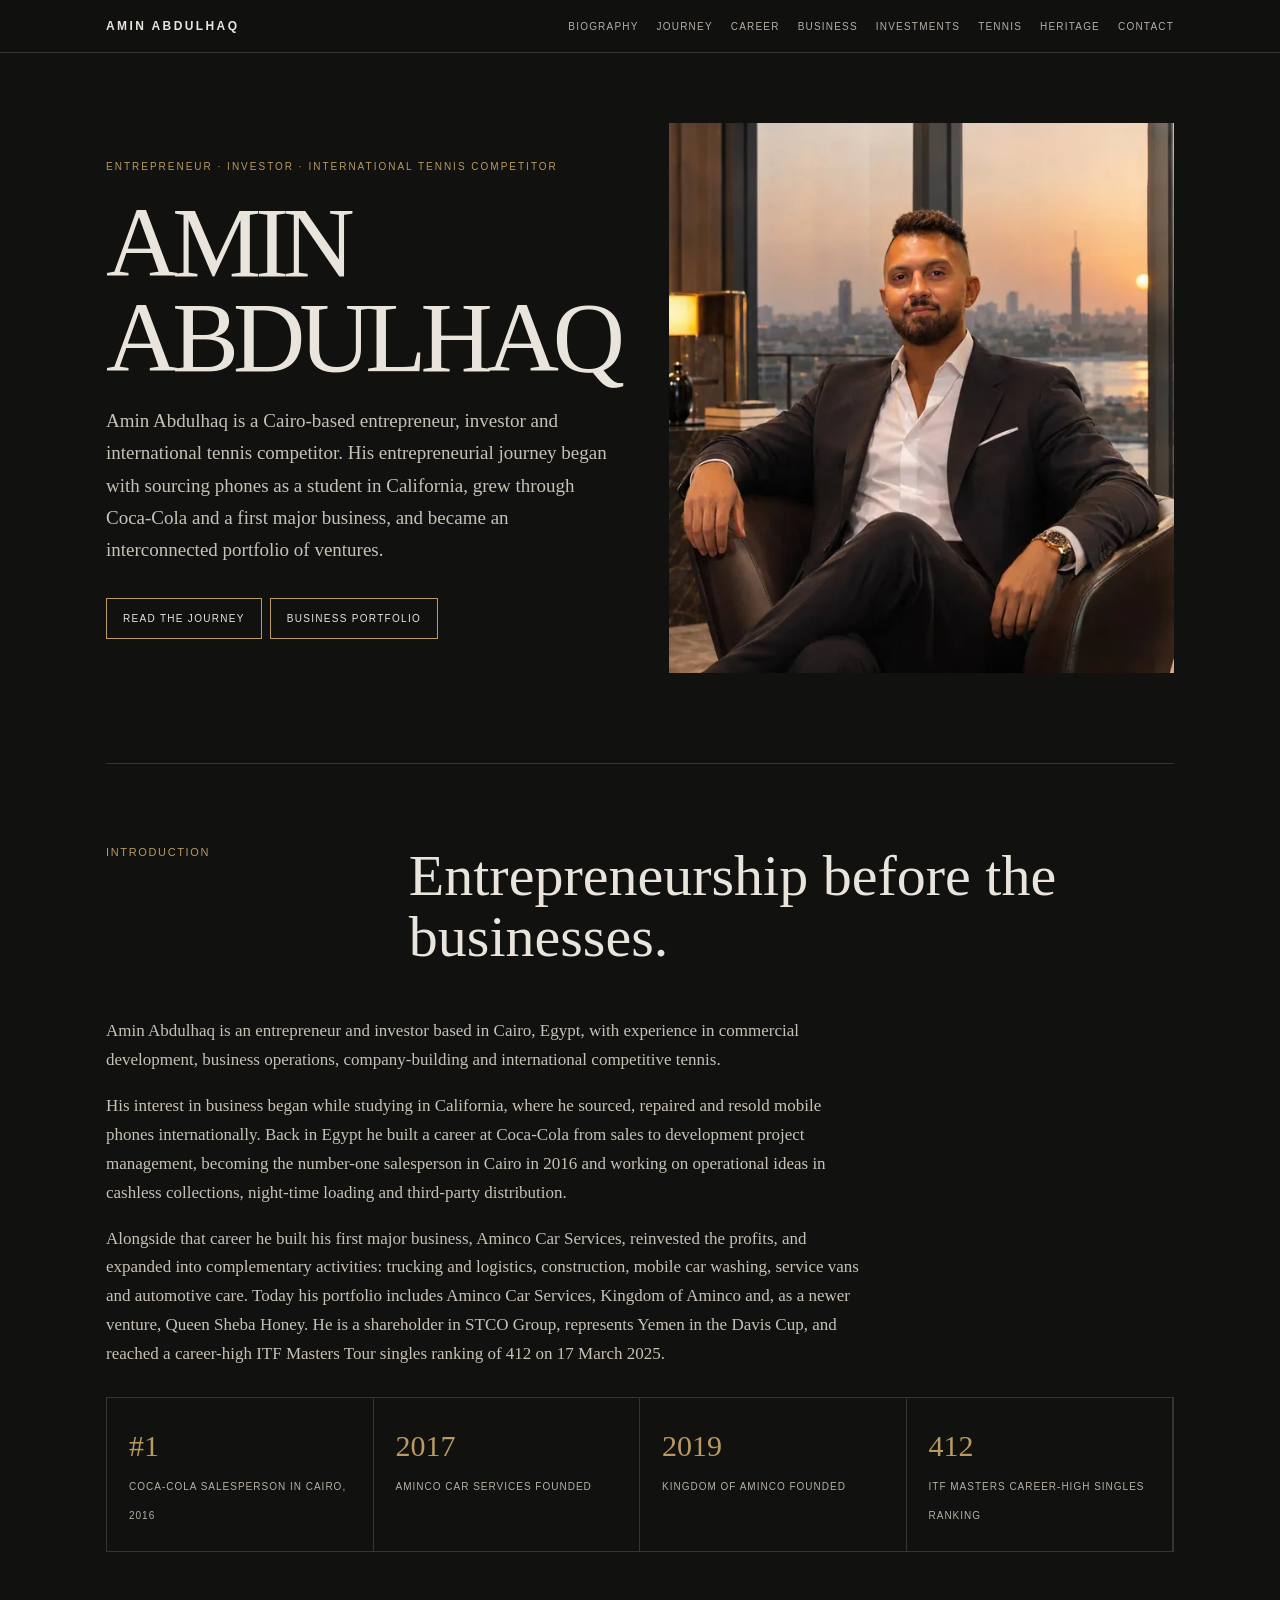
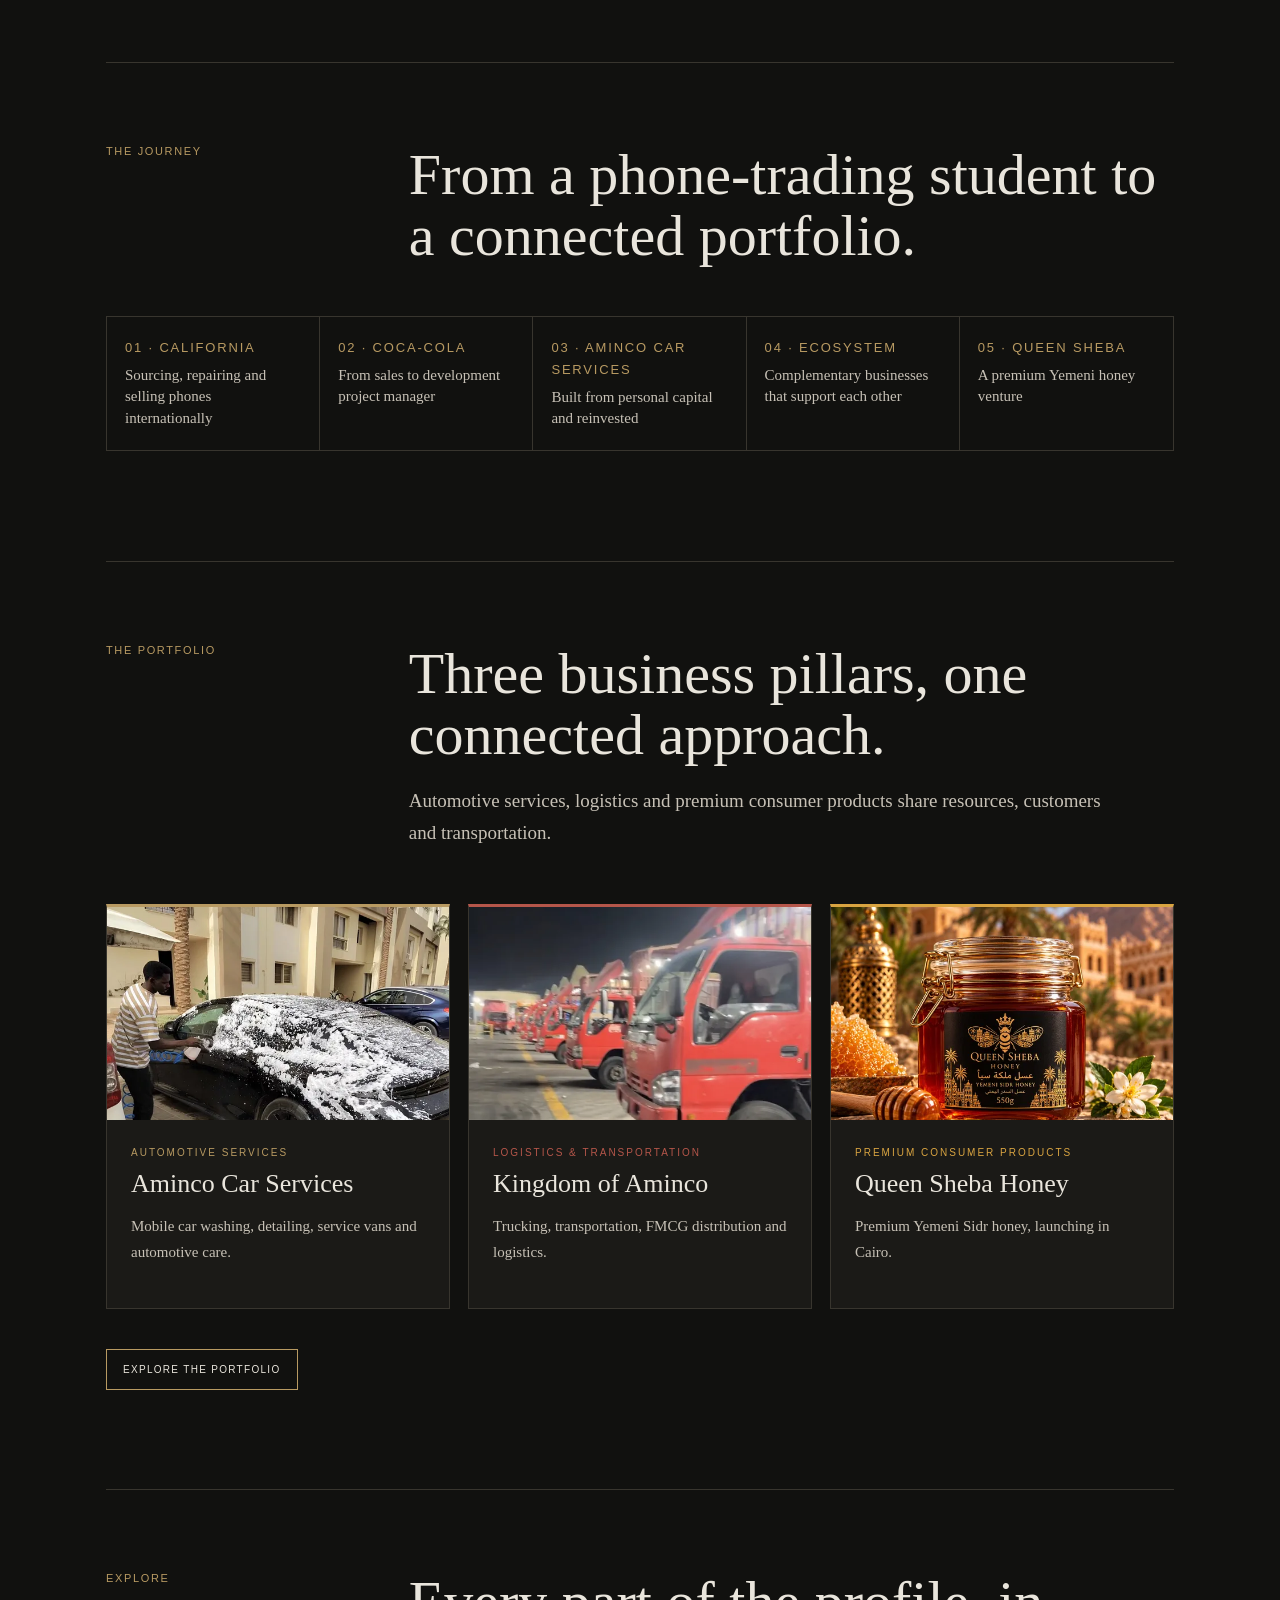
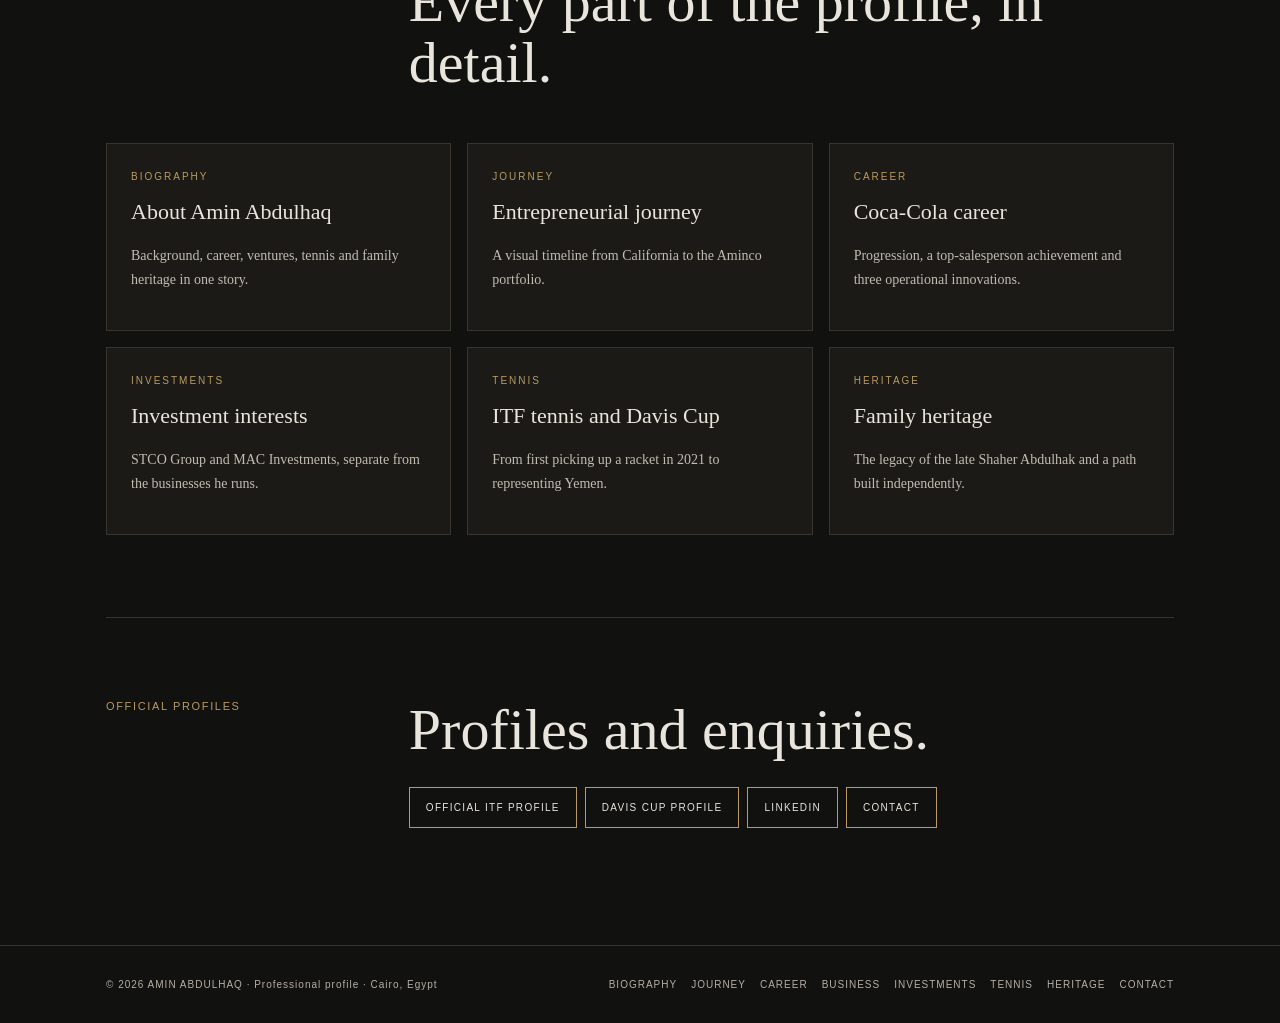
<file: index.html>
<!doctype html>
<html lang="en"><head><meta charset="utf-8"><meta name="viewport" content="width=device-width,initial-scale=1">
<title>Amin Abdulhaq | Entrepreneur, Investor &amp; Tennis Competitor</title>
<meta name="description" content="Amin Abdulhaq is an entrepreneur, investor and international tennis competitor. Discover his entrepreneurial journey, commercial experience, business portfolio, investment interests and Davis Cup career.">
<meta name="robots" content="index,follow,max-image-preview:large">
<meta name="author" content="Amin Abdulhaq">
<link rel="canonical" href="https://aminabdulhaq.com/">
<meta name="theme-color" content="#11110f">
<meta property="og:type" content="profile"><meta property="og:url" content="https://aminabdulhaq.com/"><meta property="og:site_name" content="Amin Abdulhaq"><meta property="og:locale" content="en_US">
<meta property="og:title" content="Amin Abdulhaq | Entrepreneur, Investor &amp; Tennis Competitor"><meta property="og:description" content="Amin Abdulhaq is an entrepreneur, investor and international tennis competitor. Discover his entrepreneurial journey, commercial experience, business portfolio, investment interests and Davis Cup career.">
<meta property="og:image" content="https://aminabdulhaq.com/assets/img/og-image.jpg"><meta property="og:image:width" content="1200"><meta property="og:image:height" content="630"><meta property="og:image:alt" content="Amin Abdulhaq seated in a dark suit with the Cairo skyline at sunset behind him">
<meta name="twitter:card" content="summary_large_image"><meta name="twitter:title" content="Amin Abdulhaq | Entrepreneur, Investor &amp; Tennis Competitor"><meta name="twitter:description" content="Amin Abdulhaq is an entrepreneur, investor and international tennis competitor. Discover his entrepreneurial journey, commercial experience, business portfolio, investment interests and Davis Cup career."><meta name="twitter:image" content="https://aminabdulhaq.com/assets/img/og-image.jpg"><meta name="twitter:image:alt" content="Amin Abdulhaq seated in a dark suit with the Cairo skyline at sunset behind him">
<link rel="preload" href="/assets/style.css" as="style">
<link rel="stylesheet" href="/assets/style.css">
<script type="application/ld+json">{"@context":"https://schema.org","@graph":[{"@type":"WebSite","@id":"https://aminabdulhaq.com/#website","url":"https://aminabdulhaq.com/","name":"Amin Abdulhaq","inLanguage":"en","publisher":{"@id":"https://aminabdulhaq.com/#person"}},{"@type":"ProfilePage","@id":"https://aminabdulhaq.com/#webpage","url":"https://aminabdulhaq.com/","name":"Amin Abdulhaq | Entrepreneur, Investor & Tennis Competitor","description":"Amin Abdulhaq is an entrepreneur, investor and international tennis competitor. Discover his entrepreneurial journey, commercial experience, business portfolio, investment interests and Davis Cup career.","isPartOf":{"@id":"https://aminabdulhaq.com/#website"},"mainEntity":{"@id":"https://aminabdulhaq.com/#person"},"inLanguage":"en","primaryImageOfPage":{"@type":"ImageObject","url":"https://aminabdulhaq.com/assets/img/og-image.jpg"},"dateCreated":"2026-11-05T01:36:52+02:00","dateModified":"2026-11-06T00:23:23+02:00"},{"@type":"Person","@id":"https://aminabdulhaq.com/#person","name":"Amin Abdulhaq","url":"https://aminabdulhaq.com/","givenName":"Amin","familyName":"Abdulhaq","mainEntityOfPage":"https://aminabdulhaq.com/","jobTitle":"Entrepreneur and investor","description":"Amin Abdulhaq is a Cairo-based entrepreneur, investor and international tennis competitor. He founded Aminco Car Services (2017) and Kingdom of Aminco (2019), is developing Queen Sheba Honey with his brother, represents Yemen in the Davis Cup and reached a career-high ITF Masters Tour singles ranking of 412 on 17 March 2025.","image":{"@type":"ImageObject","@id":"https://aminabdulhaq.com/#portrait","url":"https://aminabdulhaq.com/assets/img/portrait-1100.jpg","contentUrl":"https://aminabdulhaq.com/assets/img/portrait-1100.jpg","width":1100,"height":1420,"caption":"Amin Abdulhaq seated in a dark suit with the Cairo skyline at sunset behind him"},"address":{"@type":"PostalAddress","addressLocality":"Cairo","addressCountry":"EG"},"award":"Number-one salesperson in Cairo at Coca-Cola, 2016","knowsAbout":["Entrepreneurship","Business development","Investment","Logistics and distribution","Automotive services","Tennis"],"worksFor":{"@type":"Organization","@id":"https://amincocars.com/#organization","name":"Aminco Group","url":"https://amincocars.com/"},"sameAs":["https://www.linkedin.com/in/amin-abdulhaq-b216a129a/","https://www.itftennis.com/en/players/amin-abdulhaq/800734253/yem/vt/s/overview/","https://www.daviscup.com/en/players/4f3f6add-f7f8-46e2-90af-3a77d9bbf651","https://www.instagram.com/amin_abdulhaq/"]}]}</script>
</head><body>
<a class="skip" href="#main">Skip to content</a>
<nav aria-label="Main"><div class="nav"><a class="brand" href="/">AMIN ABDULHAQ</a><div class="links"><a href="/about/">Biography</a><a href="/journey/">Journey</a><a href="/career/">Career</a><a href="/business/">Business</a><a href="/investments/">Investments</a><a href="/tennis/">Tennis</a><a href="/heritage/">Heritage</a><a href="/contact/">Contact</a></div></div></nav>
<main id="main">
<div class="wrap">
<header class="hero"><div><div class="eyebrow">ENTREPRENEUR · INVESTOR · INTERNATIONAL TENNIS COMPETITOR</div><h1>AMIN <br>ABDULHAQ</h1>
<p>Amin Abdulhaq is a Cairo-based entrepreneur, investor and international tennis competitor. His entrepreneurial journey began with sourcing phones as a student in California, grew through Coca-Cola and a first major business, and became an interconnected portfolio of ventures.</p>
<a class="btn" href="/journey/">Read the journey</a><a class="btn" href="/business/">Business portfolio</a></div>
<div class="heroimg"><picture><source type="image/webp" srcset="/assets/img/portrait-600.webp 600w, /assets/img/portrait-1100.webp 1100w" sizes="(max-width:760px) 100vw, 520px"><img src="/assets/img/portrait-1100.jpg" srcset="/assets/img/portrait-600.jpg 600w, /assets/img/portrait-1100.jpg 1100w" sizes="(max-width:760px) 100vw, 520px" width="1100" height="1420" alt="Amin Abdulhaq seated in a dark suit with the Cairo skyline at sunset behind him" loading="eager" decoding="async" fetchpriority="high"></picture></div></header>
<section><div class="head"><div class="no">INTRODUCTION</div><div><h2>Entrepreneurship before the businesses.</h2></div></div>
<div class="copy"><p>Amin Abdulhaq is an entrepreneur and investor based in Cairo, Egypt, with experience in commercial development, business operations, company-building and international competitive tennis.</p>
<p>His interest in business began while studying in California, where he sourced, repaired and resold mobile phones internationally. Back in Egypt he built a career at Coca-Cola from sales to development project management, becoming the number-one salesperson in Cairo in 2016 and working on operational ideas in cashless collections, night-time loading and third-party distribution.</p>
<p>Alongside that career he built his first major business, Aminco Car Services, reinvested the profits, and expanded into complementary activities: trucking and logistics, construction, mobile car washing, service vans and automotive care. Today his portfolio includes Aminco Car Services, Kingdom of Aminco and, as a newer venture, Queen Sheba Honey. He is a shareholder in STCO Group, represents Yemen in the Davis Cup, and reached a career-high ITF Masters Tour singles ranking of 412 on 17 March 2025.</p></div>
<div class="stats four"><div class="stat"><strong>#1</strong><span>Coca-Cola salesperson in Cairo, 2016</span></div><div class="stat"><strong>2017</strong><span>Aminco Car Services founded</span></div><div class="stat"><strong>2019</strong><span>Kingdom of Aminco founded</span></div><div class="stat"><strong>412</strong><span>ITF Masters career-high singles ranking</span></div></div></section>
<section><div class="head"><div class="no">THE JOURNEY</div><div><h2>From a phone-trading student to a connected portfolio.</h2></div></div>
<div class="strip"><a href="/journey/#california"><strong>01 · CALIFORNIA</strong><span>Sourcing, repairing and selling phones internationally</span></a><a href="/journey/#coca-cola"><strong>02 · COCA-COLA</strong><span>From sales to development project manager</span></a><a href="/journey/#first-business"><strong>03 · AMINCO CAR SERVICES</strong><span>Built from personal capital and reinvested</span></a><a href="/journey/#ecosystem"><strong>04 · ECOSYSTEM</strong><span>Complementary businesses that support each other</span></a><a href="/journey/#queen-sheba"><strong>05 · QUEEN SHEBA</strong><span>A premium Yemeni honey venture</span></a></div></section>
<section><div class="head"><div class="no">THE PORTFOLIO</div><div><h2>Three business pillars, one connected approach.</h2><p class="lead">Automotive services, logistics and premium consumer products share resources, customers and transportation.</p></div></div>
<div class="pillars"><a class="pillar p-auto" href="/business/" style="display:flex"><div class="pillar-media"><picture><source type="image/webp" srcset="/assets/img/carwash-foam-residential-600.webp 600w, /assets/img/carwash-foam-residential-1200.webp 1200w" sizes="(max-width:900px) 100vw, 360px"><img src="/assets/img/carwash-foam-residential-1200.jpg" srcset="/assets/img/carwash-foam-residential-600.jpg 600w, /assets/img/carwash-foam-residential-1200.jpg 1200w" sizes="(max-width:900px) 100vw, 360px" width="1200" height="1826" alt="Mobile car wash technician applying snow foam to a black car outside a residential building with palm trees" loading="lazy" decoding="async"></picture></div><div class="pillar-body"><div class="meta">Automotive Services</div><h3>Aminco Car Services</h3><p>Mobile car washing, detailing, service vans and automotive care.</p></div></a><a class="pillar p-log" href="/business/" style="display:flex"><div class="pillar-media"><picture><source type="image/webp" srcset="/assets/img/red-trucks-fleet-600.webp 600w, /assets/img/red-trucks-fleet-1200.webp 1200w" sizes="(max-width:900px) 100vw, 360px"><img src="/assets/img/red-trucks-fleet-1200.jpg" srcset="/assets/img/red-trucks-fleet-600.jpg 600w, /assets/img/red-trucks-fleet-1200.jpg 1200w" sizes="(max-width:900px) 100vw, 360px" width="1200" height="2027" alt="A row of red Kingdom of Aminco trucks with Coca-Cola logos parked in a depot at night" loading="lazy" decoding="async"></picture></div><div class="pillar-body"><div class="meta">Logistics &amp; Transportation</div><h3>Kingdom of Aminco</h3><p>Trucking, transportation, FMCG distribution and logistics.</p></div></a><a class="pillar p-honey" href="/business/" style="display:flex"><div class="pillar-media"><picture><source type="image/webp" srcset="/assets/img/queen-sheba-jar-600.webp 600w, /assets/img/queen-sheba-jar-1200.webp 1200w" sizes="(max-width:900px) 100vw, 360px"><img src="/assets/img/queen-sheba-jar-1200.jpg" srcset="/assets/img/queen-sheba-jar-600.jpg 600w, /assets/img/queen-sheba-jar-1200.jpg 1200w" sizes="(max-width:900px) 100vw, 360px" width="1200" height="1000" alt="Queen Sheba Yemeni Sidr honey in a glass jar with a black and gold label, honeycomb and a wooden dipper" loading="lazy" decoding="async"></picture></div><div class="pillar-body"><div class="meta">Premium Consumer Products</div><h3>Queen Sheba Honey</h3><p>Premium Yemeni Sidr honey, launching in Cairo.</p></div></a></div>
<p><a class="btn" href="/business/">Explore the portfolio</a></p></section>
<section><div class="head"><div class="no">EXPLORE</div><div><h2>Every part of the profile, in detail.</h2></div></div>
<div class="grid">
<div class="card"><div class="meta">Biography</div><h3><a href="/about/">About Amin Abdulhaq</a></h3><p>Background, career, ventures, tennis and family heritage in one story.</p></div>
<div class="card"><div class="meta">Journey</div><h3><a href="/journey/">Entrepreneurial journey</a></h3><p>A visual timeline from California to the Aminco portfolio.</p></div>
<div class="card"><div class="meta">Career</div><h3><a href="/career/">Coca-Cola career</a></h3><p>Progression, a top-salesperson achievement and three operational innovations.</p></div>
<div class="card"><div class="meta">Investments</div><h3><a href="/investments/">Investment interests</a></h3><p>STCO Group and MAC Investments, separate from the businesses he runs.</p></div>
<div class="card"><div class="meta">Tennis</div><h3><a href="/tennis/">ITF tennis and Davis Cup</a></h3><p>From first picking up a racket in 2021 to representing Yemen.</p></div>
<div class="card"><div class="meta">Heritage</div><h3><a href="/heritage/">Family heritage</a></h3><p>The legacy of the late Shaher Abdulhak and a path built independently.</p></div>
</div></section>
<section><div class="head"><div class="no">OFFICIAL PROFILES</div><div><h2>Profiles and enquiries.</h2>
<a class="btn" href="https://www.itftennis.com/en/players/amin-abdulhaq/800734253/yem/vt/s/overview/" target="_blank" rel="noopener">Official ITF profile</a><a class="btn" href="https://www.daviscup.com/en/players/4f3f6add-f7f8-46e2-90af-3a77d9bbf651" target="_blank" rel="noopener">Davis Cup profile</a><a class="btn" href="https://www.linkedin.com/in/amin-abdulhaq-b216a129a/" target="_blank" rel="me noopener">LinkedIn</a><a class="btn" href="/contact/">Contact</a></div></div></section>
</div>
</main>
<footer><div class="wrap foot"><span>© 2026 AMIN ABDULHAQ · Professional profile · Cairo, Egypt</span><nav aria-label="Footer"><ul><li><a href="/about/">Biography</a></li><li><a href="/journey/">Journey</a></li><li><a href="/career/">Career</a></li><li><a href="/business/">Business</a></li><li><a href="/investments/">Investments</a></li><li><a href="/tennis/">Tennis</a></li><li><a href="/heritage/">Heritage</a></li><li><a href="/contact/">Contact</a></li></ul></nav></div></footer>
</body></html>
</file>
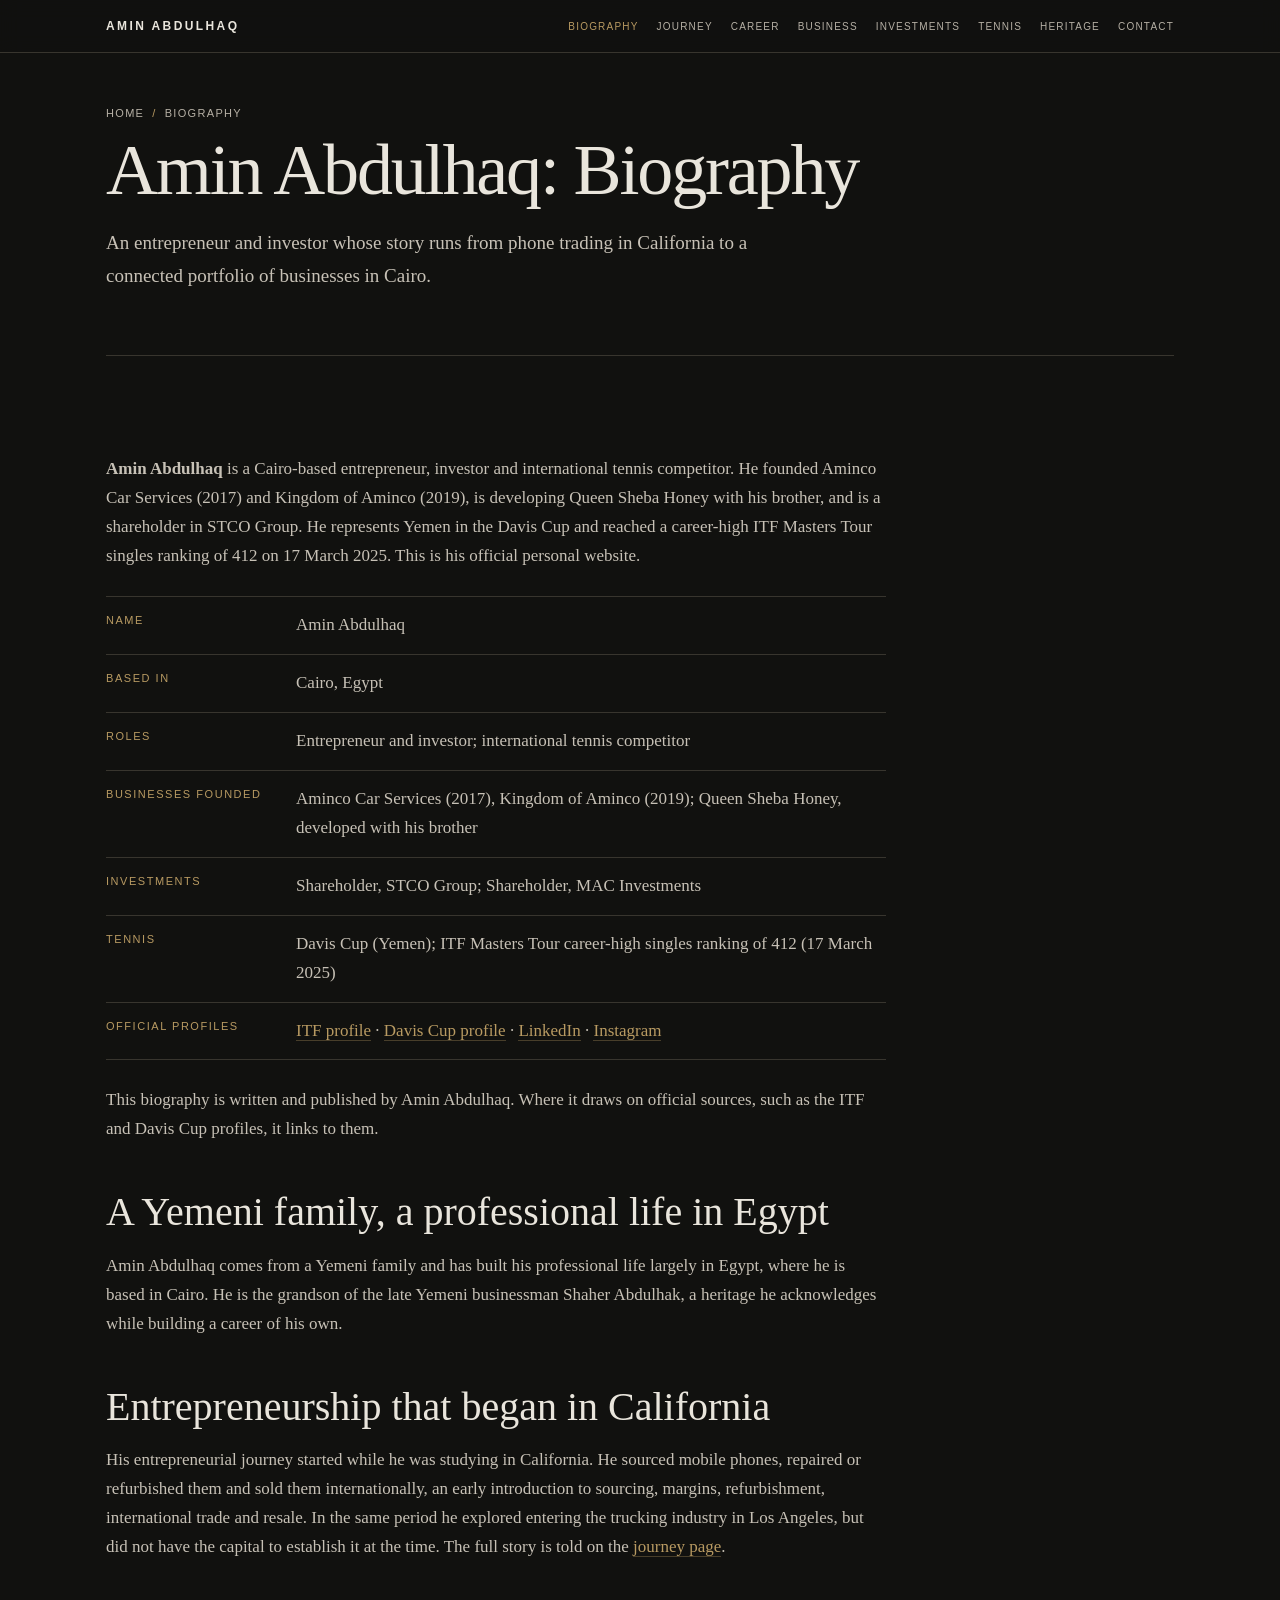
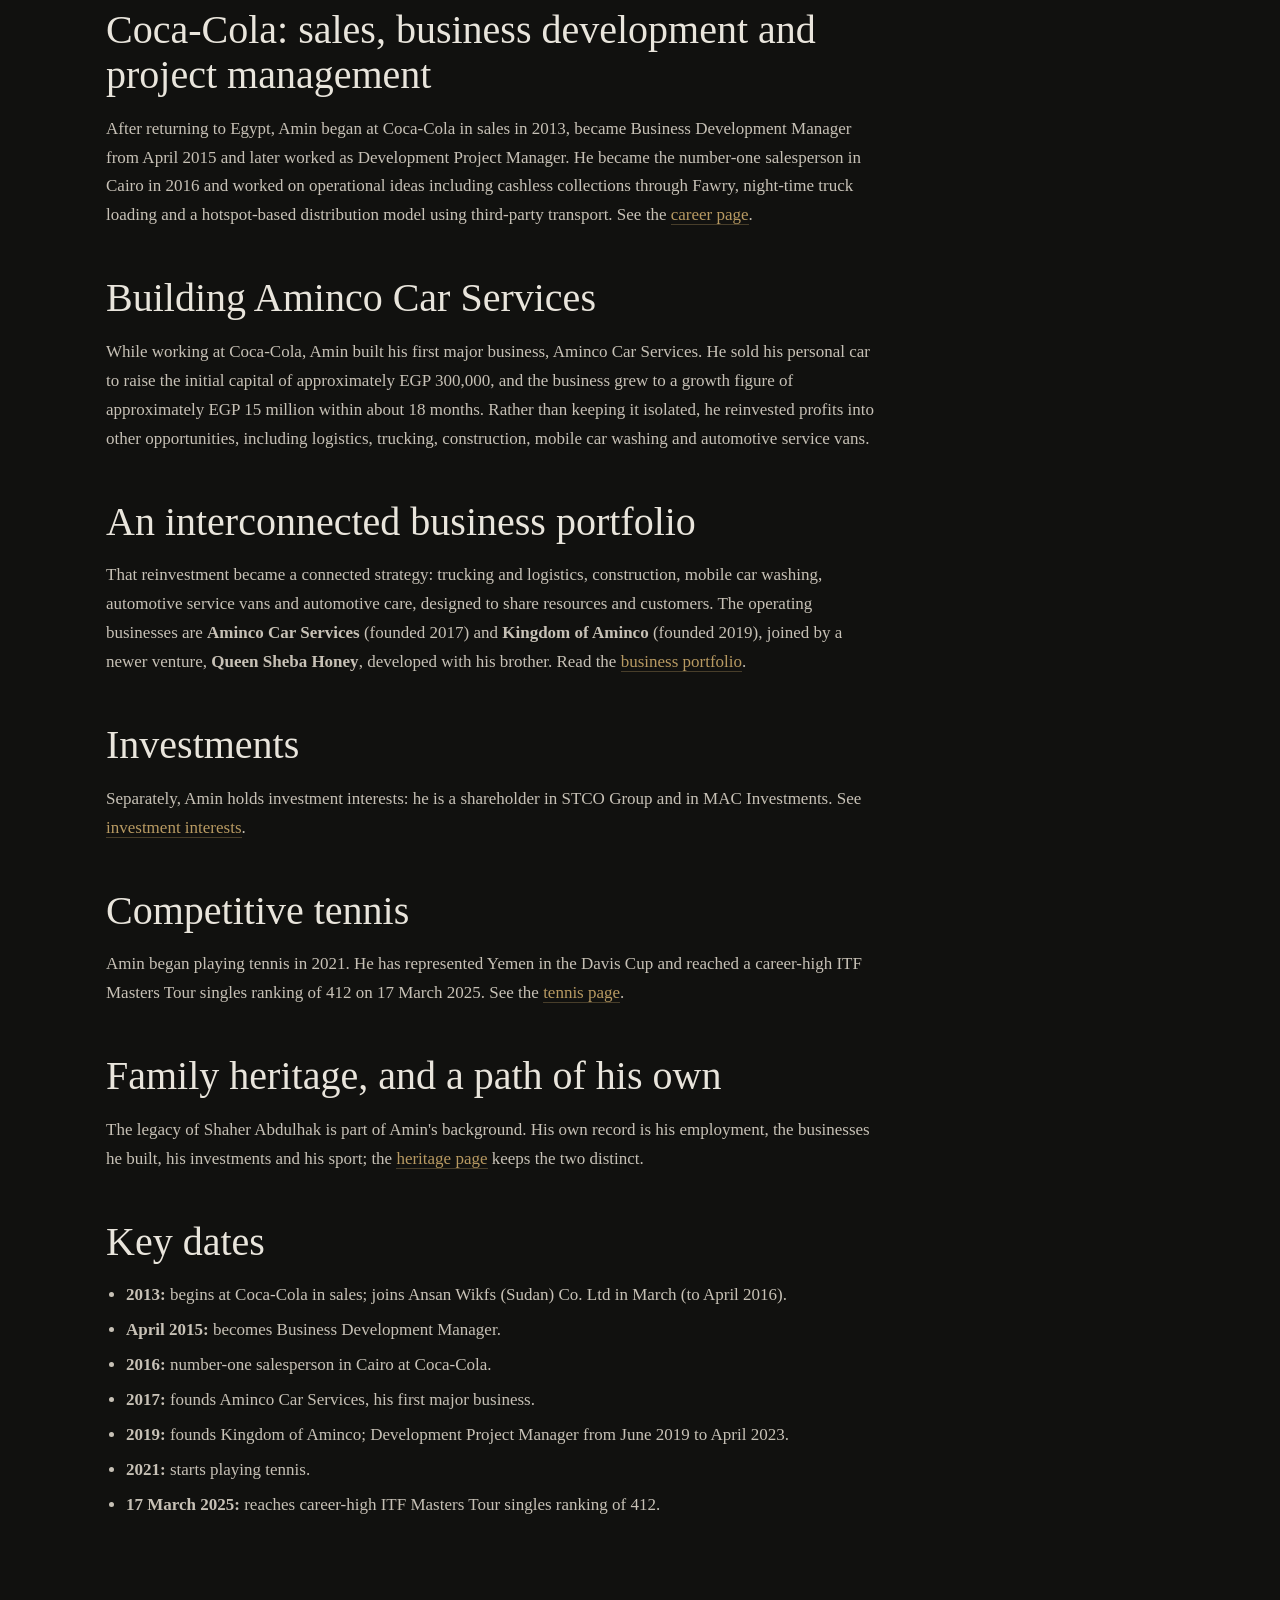
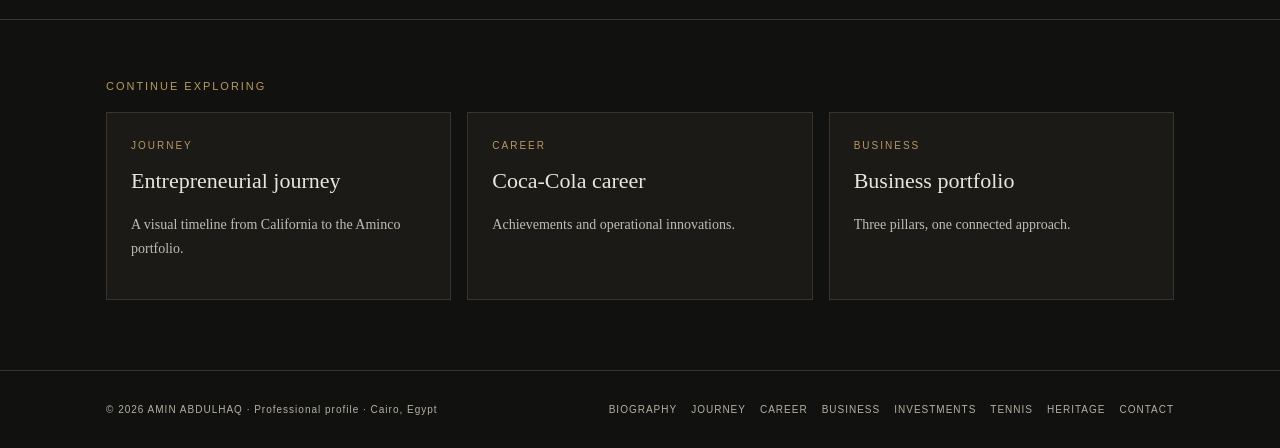
<file: about/index.html>
<!doctype html>
<html lang="en"><head><meta charset="utf-8"><meta name="viewport" content="width=device-width,initial-scale=1">
<title>Amin Abdulhaq Biography | Professional Background</title>
<meta name="description" content="Biography of Amin Abdulhaq: phone trading in California, a Coca-Cola career, Aminco Car Services, an interconnected portfolio, investments and tennis.">
<meta name="robots" content="index,follow,max-image-preview:large">
<meta name="author" content="Amin Abdulhaq">
<link rel="canonical" href="https://aminabdulhaq.com/about/">
<meta name="theme-color" content="#11110f">
<meta property="og:type" content="profile"><meta property="og:url" content="https://aminabdulhaq.com/about/"><meta property="og:site_name" content="Amin Abdulhaq"><meta property="og:locale" content="en_US">
<meta property="og:title" content="Amin Abdulhaq Biography | Professional Background"><meta property="og:description" content="Biography of Amin Abdulhaq: phone trading in California, a Coca-Cola career, Aminco Car Services, an interconnected portfolio, investments and tennis.">
<meta property="og:image" content="https://aminabdulhaq.com/assets/img/og-image.jpg"><meta property="og:image:width" content="1200"><meta property="og:image:height" content="630"><meta property="og:image:alt" content="Amin Abdulhaq seated in a dark suit with the Cairo skyline at sunset behind him">
<meta name="twitter:card" content="summary_large_image"><meta name="twitter:title" content="Amin Abdulhaq Biography | Professional Background"><meta name="twitter:description" content="Biography of Amin Abdulhaq: phone trading in California, a Coca-Cola career, Aminco Car Services, an interconnected portfolio, investments and tennis."><meta name="twitter:image" content="https://aminabdulhaq.com/assets/img/og-image.jpg"><meta name="twitter:image:alt" content="Amin Abdulhaq seated in a dark suit with the Cairo skyline at sunset behind him">
<link rel="preload" href="/assets/style.css" as="style">
<link rel="stylesheet" href="/assets/style.css">
<script type="application/ld+json">{"@context":"https://schema.org","@graph":[{"@type":"ProfilePage","@id":"https://aminabdulhaq.com/about/#webpage","url":"https://aminabdulhaq.com/about/","name":"Amin Abdulhaq Biography | Professional Background","description":"Biography of Amin Abdulhaq: phone trading in California, a Coca-Cola career, Aminco Car Services, an interconnected portfolio, investments and tennis.","isPartOf":{"@type":"WebSite","@id":"https://aminabdulhaq.com/#website","url":"https://aminabdulhaq.com/","name":"Amin Abdulhaq"},"inLanguage":"en","primaryImageOfPage":{"@type":"ImageObject","url":"https://aminabdulhaq.com/assets/img/og-image.jpg"},"dateModified":"2026-11-06T02:10:17+02:00","dateCreated":"2026-11-05T08:40:29+02:00","mainEntity":{"@id":"https://aminabdulhaq.com/#person"}},{"@type":"BreadcrumbList","itemListElement":[{"@type":"ListItem","position":1,"name":"Home","item":"https://aminabdulhaq.com/"},{"@type":"ListItem","position":2,"name":"Biography","item":"https://aminabdulhaq.com/about/"}]},{"@type":"Person","@id":"https://aminabdulhaq.com/#person","name":"Amin Abdulhaq","url":"https://aminabdulhaq.com/","givenName":"Amin","familyName":"Abdulhaq","mainEntityOfPage":"https://aminabdulhaq.com/","jobTitle":"Entrepreneur and investor","description":"Amin Abdulhaq is a Cairo-based entrepreneur, investor and international tennis competitor. He founded Aminco Car Services (2017) and Kingdom of Aminco (2019), is developing Queen Sheba Honey with his brother, represents Yemen in the Davis Cup and reached a career-high ITF Masters Tour singles ranking of 412 on 17 March 2025.","image":{"@type":"ImageObject","@id":"https://aminabdulhaq.com/#portrait","url":"https://aminabdulhaq.com/assets/img/portrait-1100.jpg","contentUrl":"https://aminabdulhaq.com/assets/img/portrait-1100.jpg","width":1100,"height":1420,"caption":"Amin Abdulhaq seated in a dark suit with the Cairo skyline at sunset behind him"},"address":{"@type":"PostalAddress","addressLocality":"Cairo","addressCountry":"EG"},"award":"Number-one salesperson in Cairo at Coca-Cola, 2016","knowsAbout":["Entrepreneurship","Business development","Investment","Logistics and distribution","Automotive services","Tennis"],"worksFor":{"@type":"Organization","@id":"https://amincocars.com/#organization","name":"Aminco Group","url":"https://amincocars.com/"},"sameAs":["https://www.linkedin.com/in/amin-abdulhaq-b216a129a/","https://www.itftennis.com/en/players/amin-abdulhaq/800734253/yem/vt/s/overview/","https://www.daviscup.com/en/players/4f3f6add-f7f8-46e2-90af-3a77d9bbf651","https://www.instagram.com/amin_abdulhaq/"]}]}</script>
</head><body>
<a class="skip" href="#main">Skip to content</a>
<nav aria-label="Main"><div class="nav"><a class="brand" href="/">AMIN ABDULHAQ</a><div class="links"><a href="/about/" aria-current="page">Biography</a><a href="/journey/">Journey</a><a href="/career/">Career</a><a href="/business/">Business</a><a href="/investments/">Investments</a><a href="/tennis/">Tennis</a><a href="/heritage/">Heritage</a><a href="/contact/">Contact</a></div></div></nav>
<main id="main">
<div class="wrap"><header class="pagehead"><div class="crumbs"><a href="/">Home</a><span>/</span>Biography</div><h1>Amin Abdulhaq: Biography</h1><p class="lead">An entrepreneur and investor whose story runs from phone trading in California to a connected portfolio of businesses in Cairo.</p></header></div><div class="wrap"><section style="border-top:1px solid var(--line)"><div class="prose"><p><strong>Amin Abdulhaq</strong> is a Cairo-based entrepreneur, investor and international tennis competitor. He founded Aminco Car Services (2017) and Kingdom of Aminco (2019), is developing Queen Sheba Honey with his brother, and is a shareholder in STCO Group. He represents Yemen in the Davis Cup and reached a career-high ITF Masters Tour singles ranking of 412 on 17 March 2025. This is his official personal website.</p>
<dl class="glance"><div><dt>Name</dt><dd>Amin Abdulhaq</dd></div><div><dt>Based in</dt><dd>Cairo, Egypt</dd></div><div><dt>Roles</dt><dd>Entrepreneur and investor; international tennis competitor</dd></div><div><dt>Businesses founded</dt><dd>Aminco Car Services (2017), Kingdom of Aminco (2019); Queen Sheba Honey, developed with his brother</dd></div><div><dt>Investments</dt><dd>Shareholder, STCO Group; Shareholder, MAC Investments</dd></div><div><dt>Tennis</dt><dd>Davis Cup (Yemen); ITF Masters Tour career-high singles ranking of 412 (17 March 2025)</dd></div><div><dt>Official profiles</dt><dd><a class="inline" href="https://www.itftennis.com/en/players/amin-abdulhaq/800734253/yem/vt/s/overview/" target="_blank" rel="noopener">ITF profile</a> · <a class="inline" href="https://www.daviscup.com/en/players/4f3f6add-f7f8-46e2-90af-3a77d9bbf651" target="_blank" rel="noopener">Davis Cup profile</a> · <a class="inline" href="https://www.linkedin.com/in/amin-abdulhaq-b216a129a/" target="_blank" rel="me noopener">LinkedIn</a> · <a class="inline" href="https://www.instagram.com/amin_abdulhaq/" target="_blank" rel="me noopener">Instagram</a></dd></div></dl>
<p>This biography is written and published by Amin Abdulhaq. Where it draws on official sources, such as the ITF and Davis Cup profiles, it links to them.</p>
<h2>A Yemeni family, a professional life in Egypt</h2>
<p>Amin Abdulhaq comes from a Yemeni family and has built his professional life largely in Egypt, where he is based in Cairo. He is the grandson of the late Yemeni businessman Shaher Abdulhak, a heritage he acknowledges while building a career of his own.</p>
<h2>Entrepreneurship that began in California</h2>
<p>His entrepreneurial journey started while he was studying in California. He sourced mobile phones, repaired or refurbished them and sold them internationally, an early introduction to sourcing, margins, refurbishment, international trade and resale. In the same period he explored entering the trucking industry in Los Angeles, but did not have the capital to establish it at the time. The full story is told on the <a class="inline" href="/journey/">journey page</a>.</p>
<h2>Coca-Cola: sales, business development and project management</h2>
<p>After returning to Egypt, Amin began at Coca-Cola in sales in 2013, became Business Development Manager from April 2015 and later worked as Development Project Manager. He became the number-one salesperson in Cairo in 2016 and worked on operational ideas including cashless collections through Fawry, night-time truck loading and a hotspot-based distribution model using third-party transport. See the <a class="inline" href="/career/">career page</a>.</p>
<h2>Building Aminco Car Services</h2>
<p>While working at Coca-Cola, Amin built his first major business, Aminco Car Services. He sold his personal car to raise the initial capital of approximately EGP 300,000, and the business grew to a growth figure of approximately EGP 15 million within about 18 months. Rather than keeping it isolated, he reinvested profits into other opportunities, including logistics, trucking, construction, mobile car washing and automotive service vans.</p>
<h2>An interconnected business portfolio</h2>
<p>That reinvestment became a connected strategy: trucking and logistics, construction, mobile car washing, automotive service vans and automotive care, designed to share resources and customers. The operating businesses are <strong>Aminco Car Services</strong> (founded 2017) and <strong>Kingdom of Aminco</strong> (founded 2019), joined by a newer venture, <strong>Queen Sheba Honey</strong>, developed with his brother. Read the <a class="inline" href="/business/">business portfolio</a>.</p>
<h2>Investments</h2>
<p>Separately, Amin holds investment interests: he is a shareholder in STCO Group and in MAC Investments. See <a class="inline" href="/investments/">investment interests</a>.</p>
<h2>Competitive tennis</h2>
<p>Amin began playing tennis in 2021. He has represented Yemen in the Davis Cup and reached a career-high ITF Masters Tour singles ranking of 412 on 17 March 2025. See the <a class="inline" href="/tennis/">tennis page</a>.</p>
<h2>Family heritage, and a path of his own</h2>
<p>The legacy of Shaher Abdulhak is part of Amin's background. His own record is his employment, the businesses he built, his investments and his sport; the <a class="inline" href="/heritage/">heritage page</a> keeps the two distinct.</p>
<h2>Key dates</h2>
<ul>
<li><strong>2013:</strong> begins at Coca-Cola in sales; joins Ansan Wikfs (Sudan) Co. Ltd in March (to April 2016).</li>
<li><strong>April 2015:</strong> becomes Business Development Manager.</li>
<li><strong>2016:</strong> number-one salesperson in Cairo at Coca-Cola.</li>
<li><strong>2017:</strong> founds Aminco Car Services, his first major business.</li>
<li><strong>2019:</strong> founds Kingdom of Aminco; Development Project Manager from June 2019 to April 2023.</li>
<li><strong>2021:</strong> starts playing tennis.</li>
<li><strong>17 March 2025:</strong> reaches career-high ITF Masters Tour singles ranking of 412.</li>
</ul></div></section></div><aside class="related"><div class="wrap"><h2>Continue exploring</h2><div class="grid"><div class="card"><div class="meta">Journey</div><h3><a href="/journey/">Entrepreneurial journey</a></h3><p>A visual timeline from California to the Aminco portfolio.</p></div><div class="card"><div class="meta">Career</div><h3><a href="/career/">Coca-Cola career</a></h3><p>Achievements and operational innovations.</p></div><div class="card"><div class="meta">Business</div><h3><a href="/business/">Business portfolio</a></h3><p>Three pillars, one connected approach.</p></div></div></div></aside>
</main>
<footer><div class="wrap foot"><span>© 2026 AMIN ABDULHAQ · Professional profile · Cairo, Egypt</span><nav aria-label="Footer"><ul><li><a href="/about/">Biography</a></li><li><a href="/journey/">Journey</a></li><li><a href="/career/">Career</a></li><li><a href="/business/">Business</a></li><li><a href="/investments/">Investments</a></li><li><a href="/tennis/">Tennis</a></li><li><a href="/heritage/">Heritage</a></li><li><a href="/contact/">Contact</a></li></ul></nav></div></footer>
</body></html>
</file>
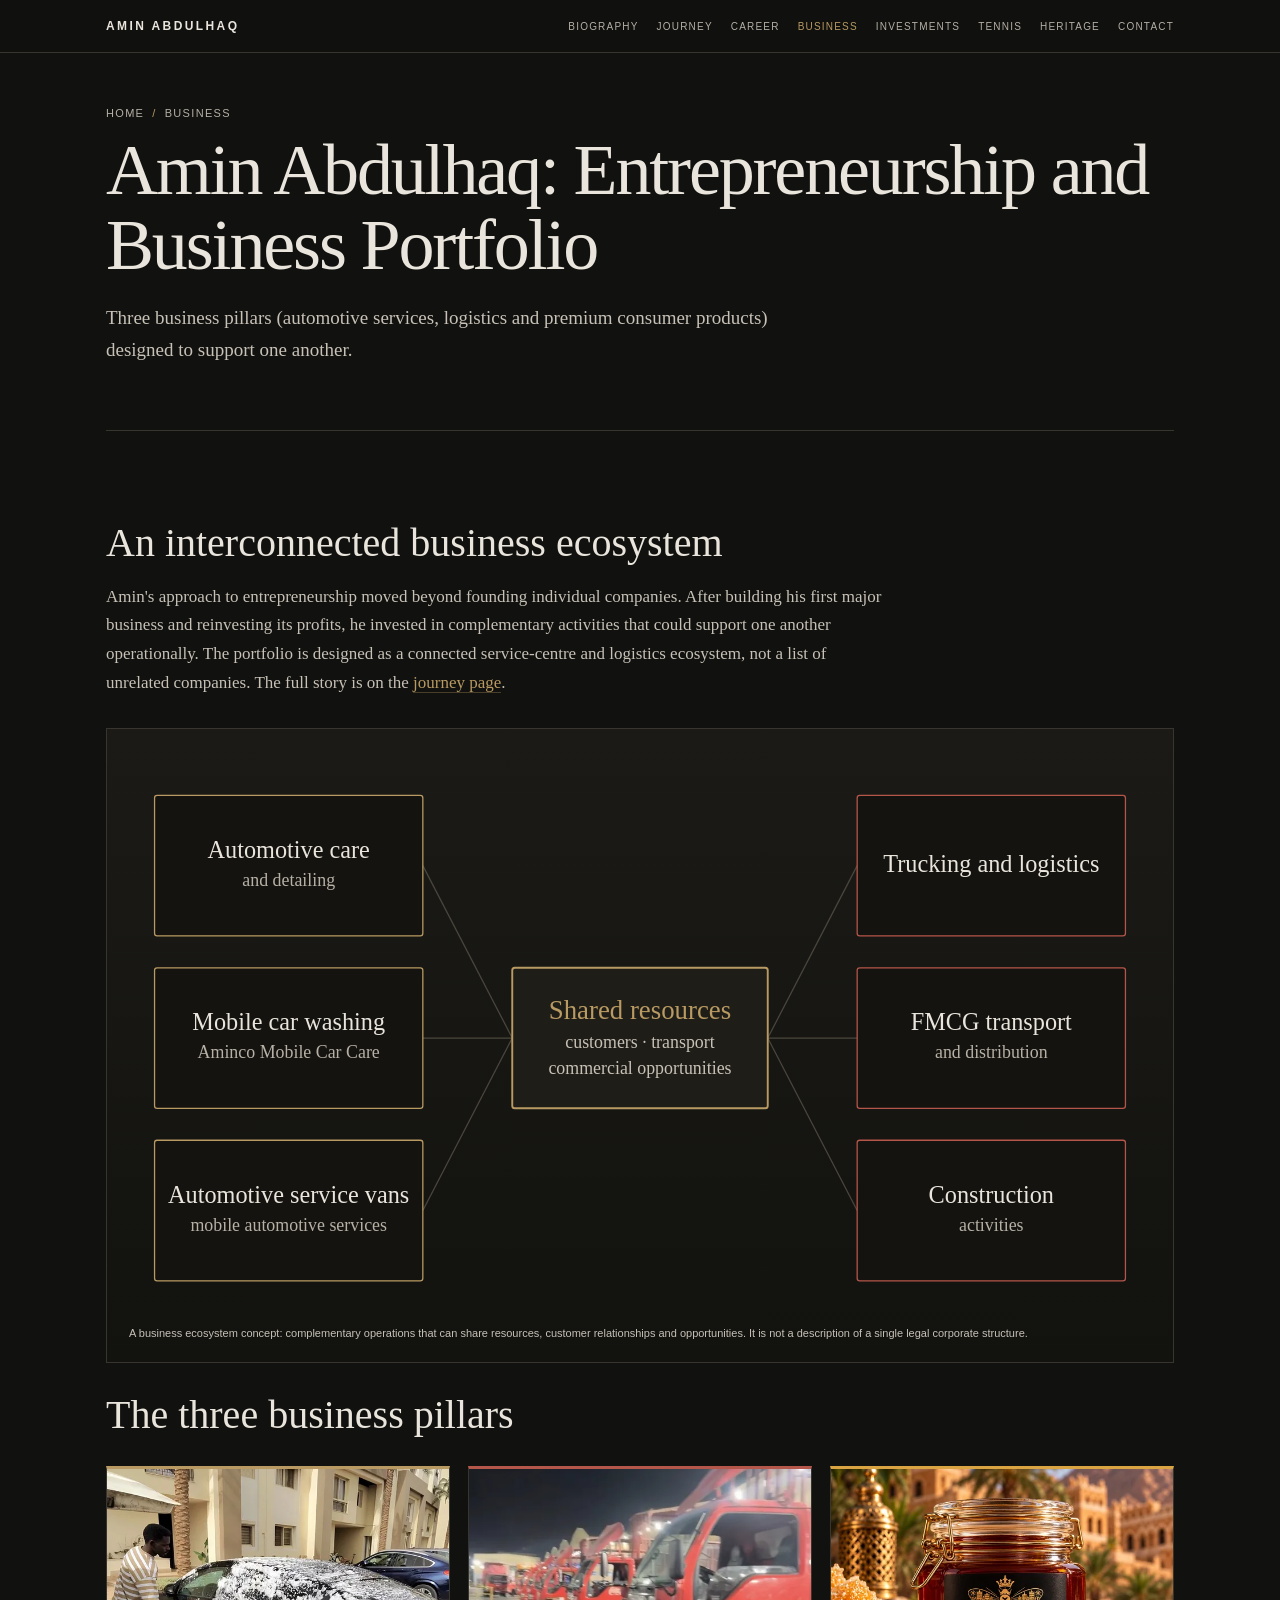
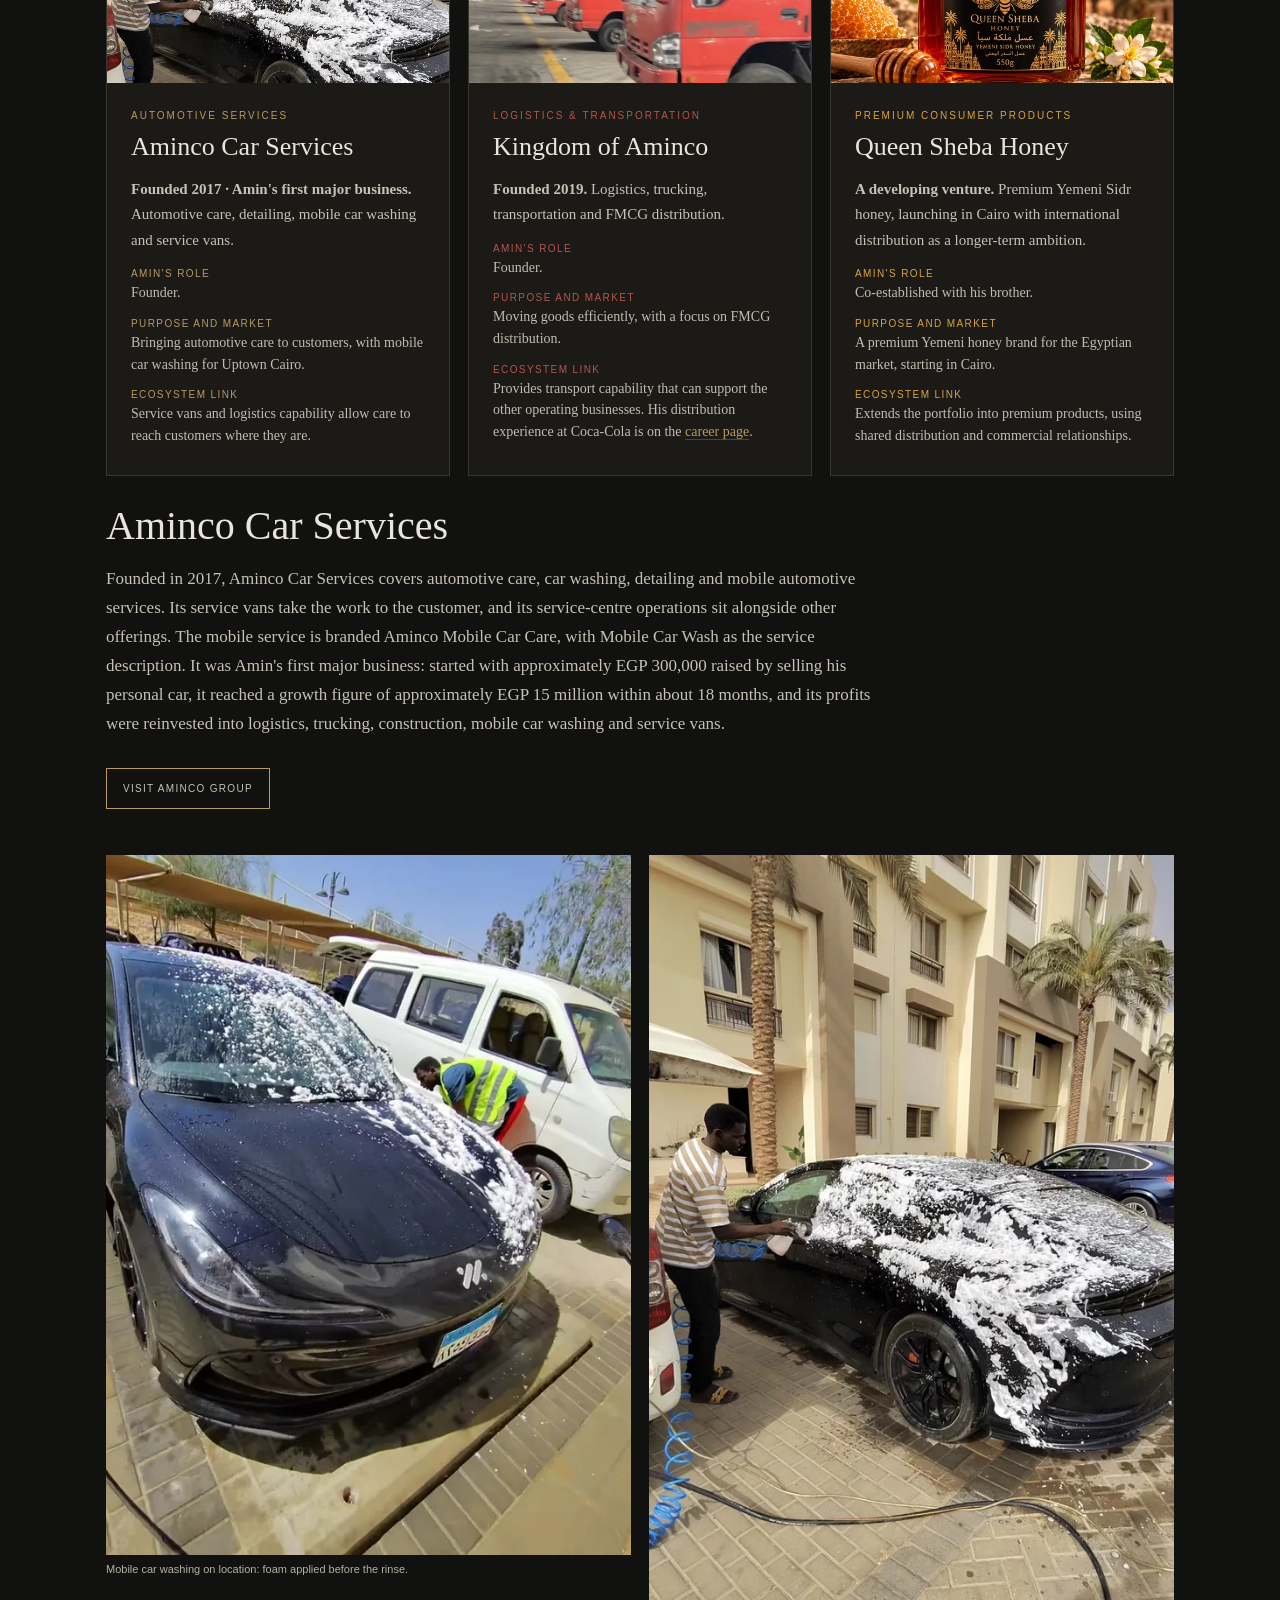
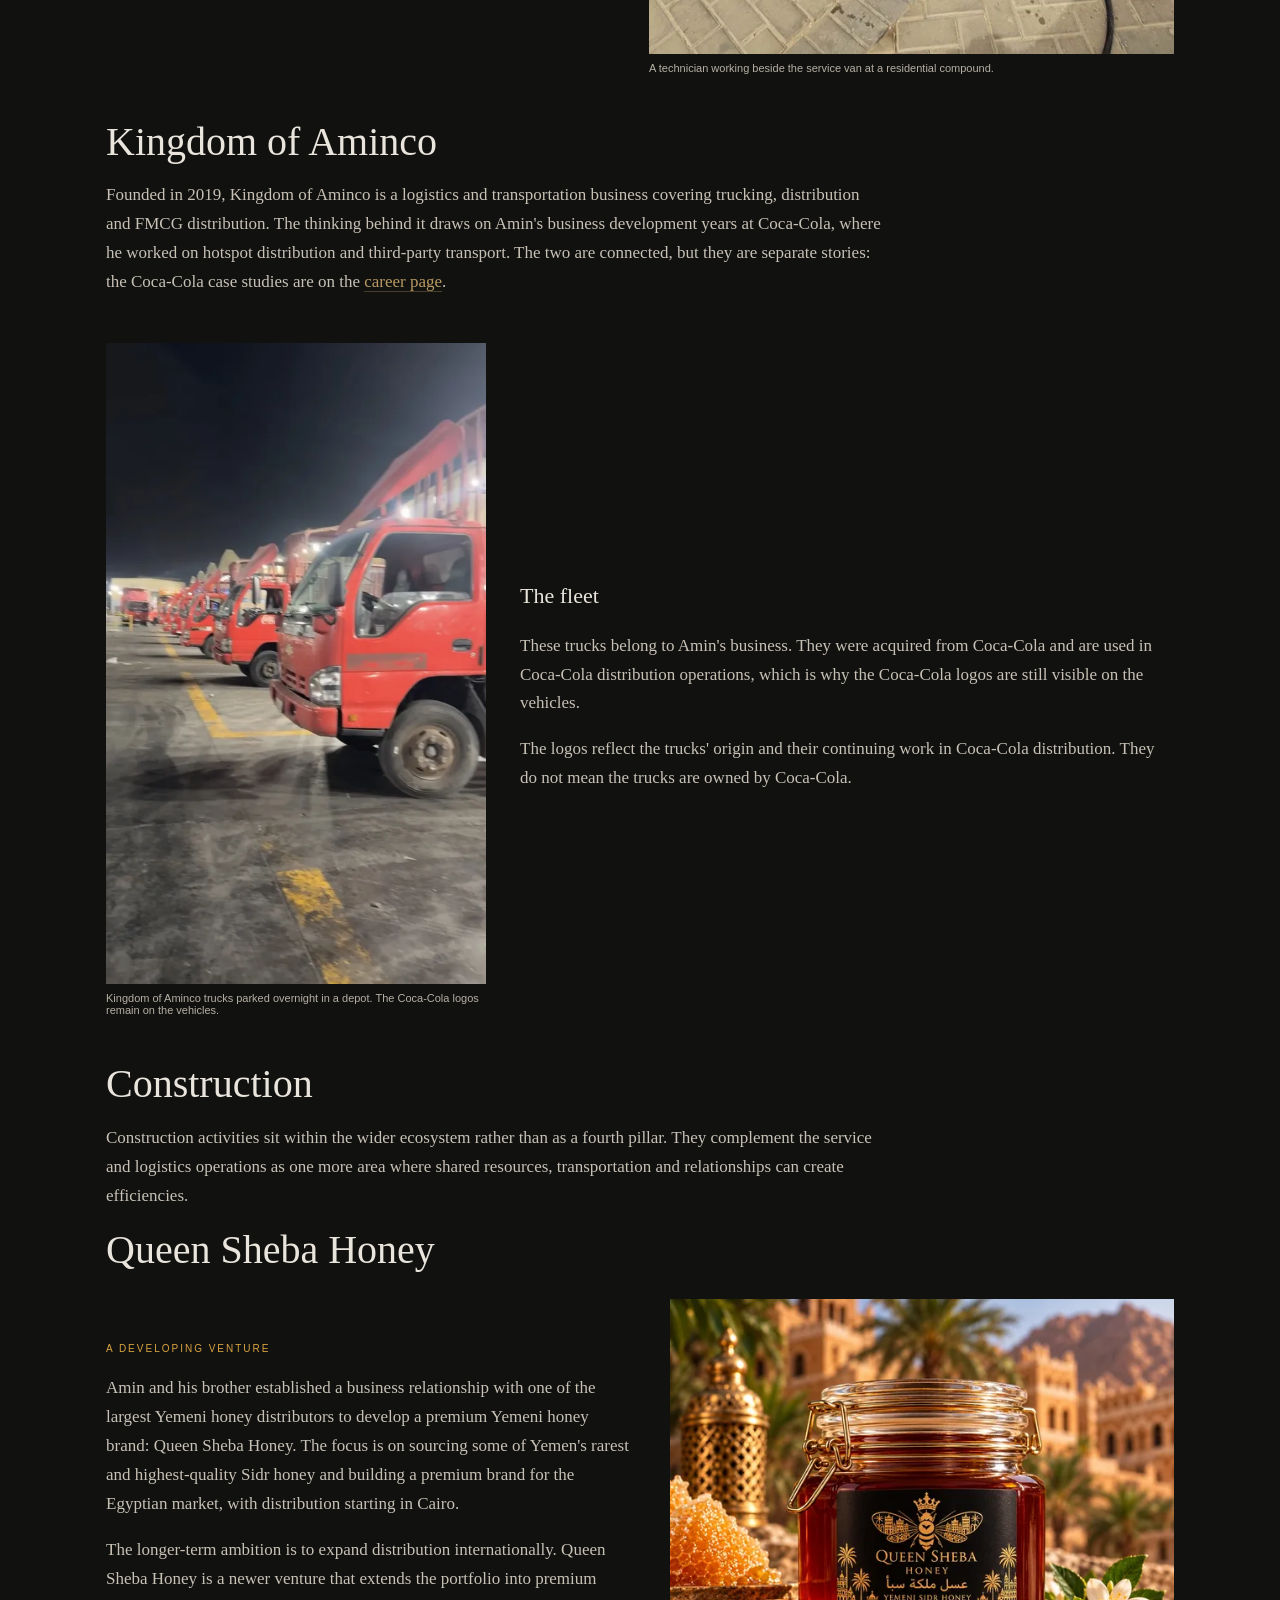
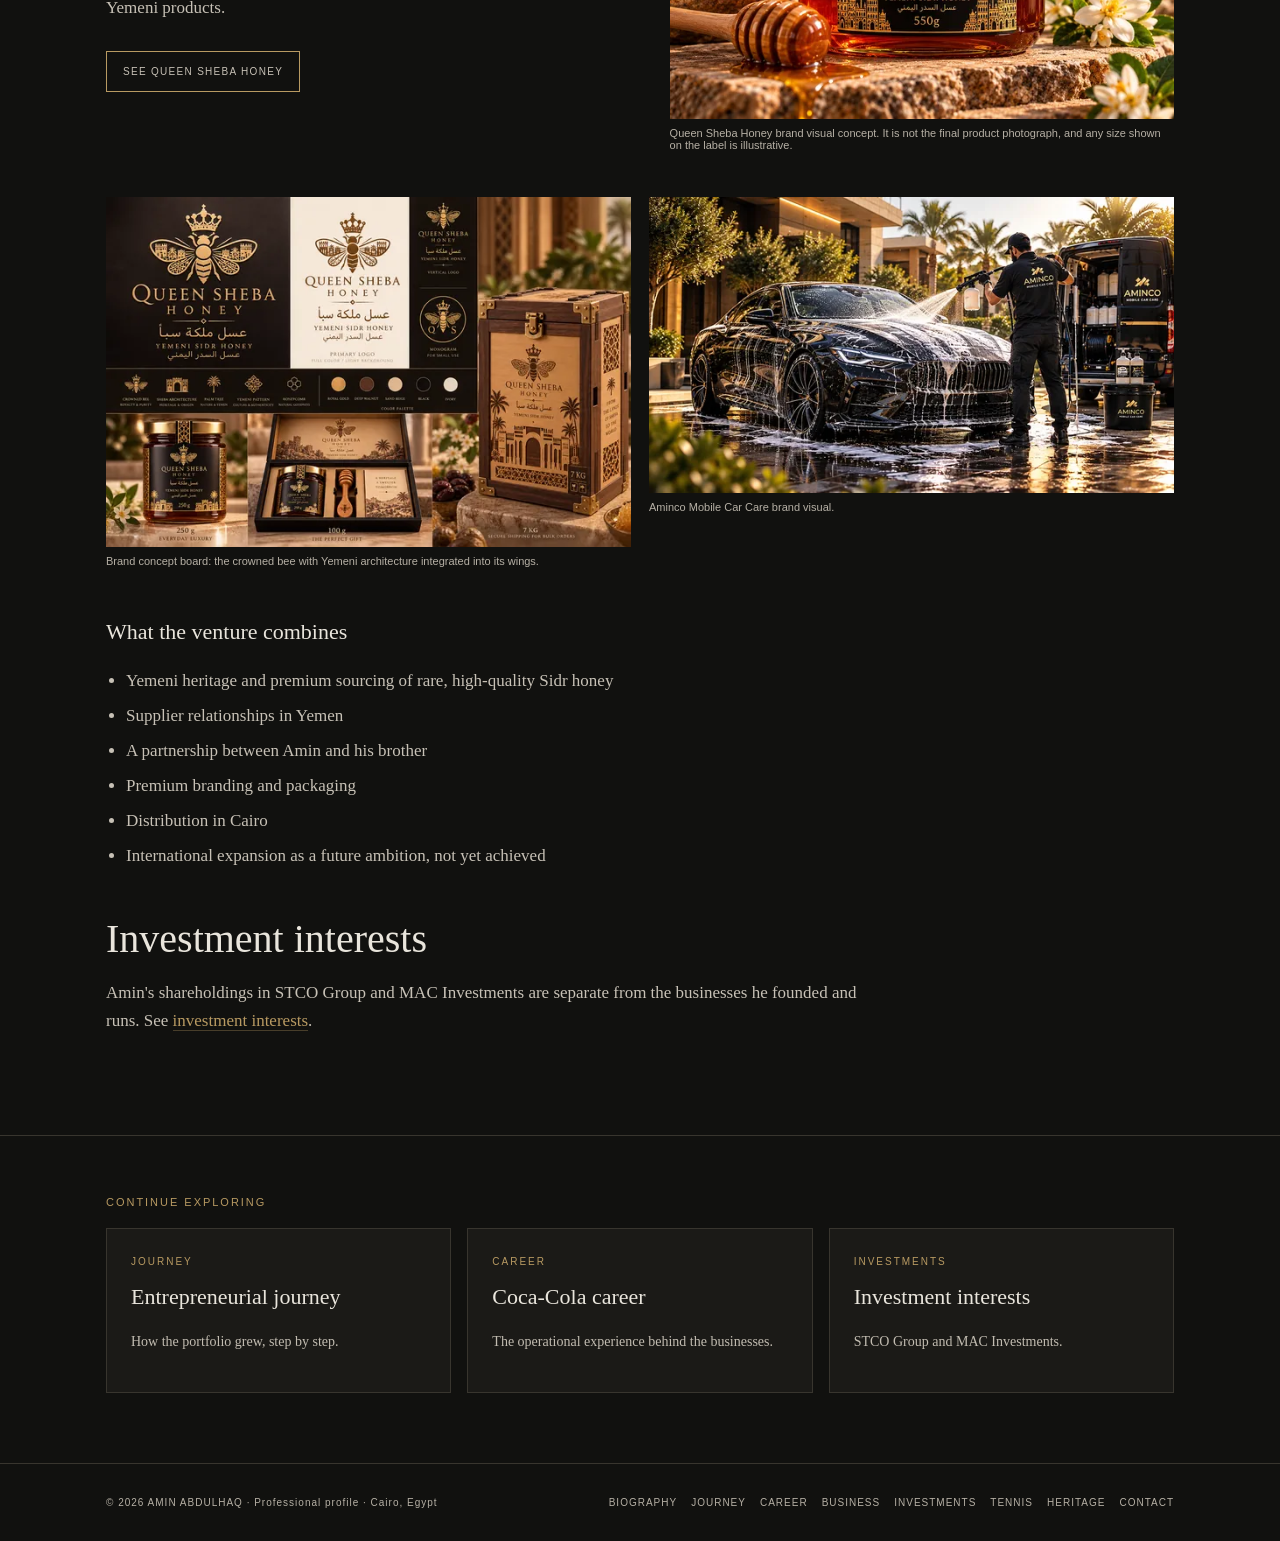
<file: business/index.html>
<!doctype html>
<html lang="en"><head><meta charset="utf-8"><meta name="viewport" content="width=device-width,initial-scale=1">
<title>Amin Abdulhaq | Entrepreneurship &amp; Business Portfolio</title>
<meta name="description" content="Amin Abdulhaq business portfolio: Aminco Car Services, Kingdom of Aminco and Queen Sheba Honey, a connected ecosystem of automotive, logistics and premium products.">
<meta name="robots" content="index,follow,max-image-preview:large">
<meta name="author" content="Amin Abdulhaq">
<link rel="canonical" href="https://aminabdulhaq.com/business/">
<meta name="theme-color" content="#11110f">
<meta property="og:type" content="website"><meta property="og:url" content="https://aminabdulhaq.com/business/"><meta property="og:site_name" content="Amin Abdulhaq"><meta property="og:locale" content="en_US">
<meta property="og:title" content="Amin Abdulhaq | Entrepreneurship &amp; Business Portfolio"><meta property="og:description" content="Amin Abdulhaq business portfolio: Aminco Car Services, Kingdom of Aminco and Queen Sheba Honey, a connected ecosystem of automotive, logistics and premium products.">
<meta property="og:image" content="https://aminabdulhaq.com/assets/img/og-image.jpg"><meta property="og:image:width" content="1200"><meta property="og:image:height" content="630"><meta property="og:image:alt" content="Amin Abdulhaq seated in a dark suit with the Cairo skyline at sunset behind him">
<meta name="twitter:card" content="summary_large_image"><meta name="twitter:title" content="Amin Abdulhaq | Entrepreneurship &amp; Business Portfolio"><meta name="twitter:description" content="Amin Abdulhaq business portfolio: Aminco Car Services, Kingdom of Aminco and Queen Sheba Honey, a connected ecosystem of automotive, logistics and premium products."><meta name="twitter:image" content="https://aminabdulhaq.com/assets/img/og-image.jpg"><meta name="twitter:image:alt" content="Amin Abdulhaq seated in a dark suit with the Cairo skyline at sunset behind him">
<link rel="preload" href="/assets/style.css" as="style">
<link rel="stylesheet" href="/assets/style.css">
<script type="application/ld+json">{"@context":"https://schema.org","@graph":[{"@type":"WebPage","@id":"https://aminabdulhaq.com/business/#webpage","url":"https://aminabdulhaq.com/business/","name":"Amin Abdulhaq | Entrepreneurship & Business Portfolio","description":"Amin Abdulhaq business portfolio: Aminco Car Services, Kingdom of Aminco and Queen Sheba Honey, a connected ecosystem of automotive, logistics and premium products.","isPartOf":{"@type":"WebSite","@id":"https://aminabdulhaq.com/#website","url":"https://aminabdulhaq.com/","name":"Amin Abdulhaq"},"inLanguage":"en","primaryImageOfPage":{"@type":"ImageObject","url":"https://aminabdulhaq.com/assets/img/og-image.jpg"},"dateModified":"2026-11-05T10:37:52+02:00","about":{"@id":"https://aminabdulhaq.com/#person"}},{"@type":"BreadcrumbList","itemListElement":[{"@type":"ListItem","position":1,"name":"Home","item":"https://aminabdulhaq.com/"},{"@type":"ListItem","position":2,"name":"Business","item":"https://aminabdulhaq.com/business/"}]},{"@type":"Person","@id":"https://aminabdulhaq.com/#person","name":"Amin Abdulhaq","url":"https://aminabdulhaq.com/"},{"@type":"Organization","@id":"https://aminabdulhaq.com/business/#aminco-car-services","name":"Aminco Car Services","url":"https://amincocars.com/","foundingDate":"2017","description":"Automotive care, car washing, detailing and mobile automotive services based in Cairo, Egypt.","founder":{"@id":"https://aminabdulhaq.com/#person"}},{"@type":"Organization","@id":"https://aminabdulhaq.com/business/#kingdom-of-aminco","name":"Kingdom of Aminco","url":"https://amincocars.com/","foundingDate":"2019","description":"Logistics, trucking, transportation and FMCG distribution business based in Cairo, Egypt.","founder":{"@id":"https://aminabdulhaq.com/#person"}},{"@type":"Brand","@id":"https://aminabdulhaq.com/business/#queen-sheba-honey","name":"Queen Sheba Honey","url":"https://amincocars.com/#honey","description":"Premium Yemeni Sidr honey brand developed for the Egyptian market, starting in Cairo."}]}</script>
</head><body>
<a class="skip" href="#main">Skip to content</a>
<nav aria-label="Main"><div class="nav"><a class="brand" href="/">AMIN ABDULHAQ</a><div class="links"><a href="/about/">Biography</a><a href="/journey/">Journey</a><a href="/career/">Career</a><a href="/business/" aria-current="page">Business</a><a href="/investments/">Investments</a><a href="/tennis/">Tennis</a><a href="/heritage/">Heritage</a><a href="/contact/">Contact</a></div></div></nav>
<main id="main">
<div class="wrap"><header class="pagehead"><div class="crumbs"><a href="/">Home</a><span>/</span>Business</div><h1>Amin Abdulhaq: Entrepreneurship and Business Portfolio</h1><p class="lead">Three business pillars (automotive services, logistics and premium consumer products) designed to support one another.</p></header></div><div class="wrap"><section style="border-top:1px solid var(--line)"><div class="prose wide"><div class="measure"><h2>An interconnected business ecosystem</h2>
<p>Amin's approach to entrepreneurship moved beyond founding individual companies. After building his first major business and reinvesting its profits, he invested in complementary activities that could support one another operationally. The portfolio is designed as a connected service-centre and logistics ecosystem, not a list of unrelated companies. The full story is on the <a class="inline" href="/journey/">journey page</a>.</p></div>
<div class="eco-fig"><svg class="eco-svg eco-d" viewBox="0 0 800 440" role="img" aria-label="Diagram: automotive care, mobile car washing and service vans on the left, trucking, FMCG distribution and construction on the right, all connected through shared resources, customers and commercial opportunities"><line x1="230" y1="85" x2="300" y2="220" class="el"/><g class="en ea"><rect x="20" y="30" width="210" height="110" rx="2"/><text x="125.0" y="79.0" text-anchor="middle" class="et">Automotive care</text><text x="125.0" y="101.0" text-anchor="middle" class="es">and detailing</text></g><line x1="230" y1="220" x2="300" y2="220" class="el"/><g class="en ea"><rect x="20" y="165" width="210" height="110" rx="2"/><text x="125.0" y="214.0" text-anchor="middle" class="et">Mobile car washing</text><text x="125.0" y="236.0" text-anchor="middle" class="es">Aminco Mobile Car Care</text></g><line x1="230" y1="355" x2="300" y2="220" class="el"/><g class="en ea"><rect x="20" y="300" width="210" height="110" rx="2"/><text x="125.0" y="349.0" text-anchor="middle" class="et">Automotive service vans</text><text x="125.0" y="371.0" text-anchor="middle" class="es">mobile automotive services</text></g><line x1="570" y1="85" x2="500" y2="220" class="el"/><g class="en eb"><rect x="570" y="30" width="210" height="110" rx="2"/><text x="675.0" y="90.0" text-anchor="middle" class="et">Trucking and logistics</text></g><line x1="570" y1="220" x2="500" y2="220" class="el"/><g class="en eb"><rect x="570" y="165" width="210" height="110" rx="2"/><text x="675.0" y="214.0" text-anchor="middle" class="et">FMCG transport</text><text x="675.0" y="236.0" text-anchor="middle" class="es">and distribution</text></g><line x1="570" y1="355" x2="500" y2="220" class="el"/><g class="en eb"><rect x="570" y="300" width="210" height="110" rx="2"/><text x="675.0" y="349.0" text-anchor="middle" class="et">Construction</text><text x="675.0" y="371.0" text-anchor="middle" class="es">activities</text></g><g class="hub"><rect x="300" y="165" width="200" height="110" rx="2"/><text x="400" y="205" text-anchor="middle" class="ht">Shared resources</text><text x="400" y="228" text-anchor="middle" class="hs">customers · transport</text><text x="400" y="248" text-anchor="middle" class="hs">commercial opportunities</text></g></svg><svg class="eco-svg eco-m" viewBox="0 0 360 600" role="img" aria-label="Diagram: shared resources, customers and commercial opportunities connecting automotive care, mobile car washing, service vans, trucking and logistics, FMCG distribution and construction"><g class="hub"><rect x="60" y="10" width="240" height="90" rx="2"/><text x="180" y="46" text-anchor="middle" class="ht">Shared resources</text><text x="180" y="68" text-anchor="middle" class="hs">customers · transport</text><text x="180" y="86" text-anchor="middle" class="hs">commercial opportunities</text></g><line x1="130" y1="100" x2="95" y2="150" class="el"/><line x1="230" y1="100" x2="265" y2="150" class="el"/><line x1="130" y1="100" x2="95" y2="280" class="el"/><line x1="230" y1="100" x2="265" y2="280" class="el"/><line x1="130" y1="100" x2="95" y2="410" class="el"/><line x1="230" y1="100" x2="265" y2="410" class="el"/><g class="en ea"><rect x="10" y="150" width="170" height="100" rx="2"/><text x="95.0" y="194.0" text-anchor="middle" class="et sm">Automotive care</text><text x="95.0" y="216.0" text-anchor="middle" class="es sm">and detailing</text></g><g class="en ea"><rect x="10" y="280" width="170" height="100" rx="2"/><text x="95.0" y="324.0" text-anchor="middle" class="et sm">Mobile car washing</text><text x="95.0" y="346.0" text-anchor="middle" class="es sm">Aminco Mobile Car Care</text></g><g class="en ea"><rect x="10" y="410" width="170" height="100" rx="2"/><text x="95.0" y="454.0" text-anchor="middle" class="et sm">Automotive service vans</text><text x="95.0" y="476.0" text-anchor="middle" class="es sm">mobile automotive services</text></g><g class="en eb"><rect x="190" y="150" width="160" height="100" rx="2"/><text x="270.0" y="205.0" text-anchor="middle" class="et sm">Trucking and logistics</text></g><g class="en eb"><rect x="190" y="280" width="160" height="100" rx="2"/><text x="270.0" y="324.0" text-anchor="middle" class="et sm">FMCG transport</text><text x="270.0" y="346.0" text-anchor="middle" class="es sm">and distribution</text></g><g class="en eb"><rect x="190" y="410" width="160" height="100" rx="2"/><text x="270.0" y="454.0" text-anchor="middle" class="et sm">Construction</text><text x="270.0" y="476.0" text-anchor="middle" class="es sm">activities</text></g></svg><p class="caption">A business ecosystem concept: complementary operations that can share resources, customer relationships and opportunities. It is not a description of a single legal corporate structure.</p></div>
<div class="measure"><h2>The three business pillars</h2></div>
<div class="pillars">
<article class="pillar p-auto"><div class="pillar-media"><picture><source type="image/webp" srcset="/assets/img/carwash-foam-residential-600.webp 600w, /assets/img/carwash-foam-residential-1200.webp 1200w" sizes="(max-width:900px) 100vw, 360px"><img src="/assets/img/carwash-foam-residential-1200.jpg" srcset="/assets/img/carwash-foam-residential-600.jpg 600w, /assets/img/carwash-foam-residential-1200.jpg 1200w" sizes="(max-width:900px) 100vw, 360px" width="1200" height="1826" alt="Mobile car wash technician applying snow foam to a black car outside a residential building with palm trees" loading="lazy" decoding="async"></picture></div><div class="pillar-body"><div class="meta">Automotive Services</div><h3>Aminco Car Services</h3><p><strong>Founded 2017 · Amin's first major business.</strong> Automotive care, detailing, mobile car washing and service vans.</p><dl><dt>Amin's role</dt><dd>Founder.</dd><dt>Purpose and market</dt><dd>Bringing automotive care to customers, with mobile car washing for Uptown Cairo.</dd><dt>Ecosystem link</dt><dd>Service vans and logistics capability allow care to reach customers where they are.</dd></dl></div></article>
<article class="pillar p-log"><div class="pillar-media"><picture><source type="image/webp" srcset="/assets/img/red-trucks-fleet-600.webp 600w, /assets/img/red-trucks-fleet-1200.webp 1200w" sizes="(max-width:900px) 100vw, 360px"><img src="/assets/img/red-trucks-fleet-1200.jpg" srcset="/assets/img/red-trucks-fleet-600.jpg 600w, /assets/img/red-trucks-fleet-1200.jpg 1200w" sizes="(max-width:900px) 100vw, 360px" width="1200" height="2027" alt="A row of red Kingdom of Aminco trucks with Coca-Cola logos parked in a depot at night" loading="lazy" decoding="async"></picture></div><div class="pillar-body"><div class="meta">Logistics &amp; Transportation</div><h3>Kingdom of Aminco</h3><p><strong>Founded 2019.</strong> Logistics, trucking, transportation and FMCG distribution.</p><dl><dt>Amin's role</dt><dd>Founder.</dd><dt>Purpose and market</dt><dd>Moving goods efficiently, with a focus on FMCG distribution.</dd><dt>Ecosystem link</dt><dd>Provides transport capability that can support the other operating businesses. His distribution experience at Coca-Cola is on the <a class="inline" href="/career/">career page</a>.</dd></dl></div></article>
<article class="pillar p-honey"><div class="pillar-media"><picture><source type="image/webp" srcset="/assets/img/queen-sheba-jar-600.webp 600w, /assets/img/queen-sheba-jar-1200.webp 1200w" sizes="(max-width:900px) 100vw, 360px"><img src="/assets/img/queen-sheba-jar-1200.jpg" srcset="/assets/img/queen-sheba-jar-600.jpg 600w, /assets/img/queen-sheba-jar-1200.jpg 1200w" sizes="(max-width:900px) 100vw, 360px" width="1200" height="1000" alt="Queen Sheba Yemeni Sidr honey in a glass jar with a black and gold label, honeycomb and a wooden dipper" loading="lazy" decoding="async"></picture></div><div class="pillar-body"><div class="meta">Premium Consumer Products</div><h3>Queen Sheba Honey</h3><p><strong>A developing venture.</strong> Premium Yemeni Sidr honey, launching in Cairo with international distribution as a longer-term ambition.</p><dl><dt>Amin's role</dt><dd>Co-established with his brother.</dd><dt>Purpose and market</dt><dd>A premium Yemeni honey brand for the Egyptian market, starting in Cairo.</dd><dt>Ecosystem link</dt><dd>Extends the portfolio into premium products, using shared distribution and commercial relationships.</dd></dl></div></article>
</div>
<div class="measure"><h2>Aminco Car Services</h2>
<p>Founded in 2017, Aminco Car Services covers automotive care, car washing, detailing and mobile automotive services. Its service vans take the work to the customer, and its service-centre operations sit alongside other offerings. The mobile service is branded Aminco Mobile Car Care, with Mobile Car Wash as the service description. It was Amin's first major business: started with approximately EGP 300,000 raised by selling his personal car, it reached a growth figure of approximately EGP 15 million within about 18 months, and its profits were reinvested into logistics, trucking, construction, mobile car washing and service vans.</p>
<p><a class="btn" href="https://amincocars.com/" target="_blank" rel="noopener">Visit Aminco Group</a></p></div>
<div class="photos two"><figure><picture><source type="image/webp" srcset="/assets/img/carwash-foam-van-600.webp 600w, /assets/img/carwash-foam-van-1200.webp 1200w" sizes="(max-width:760px) 100vw, 360px"><img src="/assets/img/carwash-foam-van-1200.jpg" srcset="/assets/img/carwash-foam-van-600.jpg 600w, /assets/img/carwash-foam-van-1200.jpg 1200w" sizes="(max-width:760px) 100vw, 360px" width="1200" height="1600" alt="Aminco mobile car wash technician in a high-visibility vest foaming a black car beside a white service van" loading="lazy" decoding="async"></picture><figcaption class="caption">Mobile car washing on location: foam applied before the rinse.</figcaption></figure><figure><picture><source type="image/webp" srcset="/assets/img/carwash-foam-residential-600.webp 600w, /assets/img/carwash-foam-residential-1200.webp 1200w" sizes="(max-width:760px) 100vw, 360px"><img src="/assets/img/carwash-foam-residential-1200.jpg" srcset="/assets/img/carwash-foam-residential-600.jpg 600w, /assets/img/carwash-foam-residential-1200.jpg 1200w" sizes="(max-width:760px) 100vw, 360px" width="1200" height="1826" alt="Mobile car wash technician applying snow foam to a black car outside a residential building with palm trees" loading="lazy" decoding="async"></picture><figcaption class="caption">A technician working beside the service van at a residential compound.</figcaption></figure></div>
<div class="measure"><h2>Kingdom of Aminco</h2>
<p>Founded in 2019, Kingdom of Aminco is a logistics and transportation business covering trucking, distribution and FMCG distribution. The thinking behind it draws on Amin's business development years at Coca-Cola, where he worked on hotspot distribution and third-party transport. The two are connected, but they are separate stories: the Coca-Cola case studies are on the <a class="inline" href="/career/">career page</a>.</p></div>
<div class="photos one"><figure><picture><source type="image/webp" srcset="/assets/img/red-trucks-fleet-600.webp 600w, /assets/img/red-trucks-fleet-1200.webp 1200w" sizes="(max-width:760px) 100vw, 400px"><img src="/assets/img/red-trucks-fleet-1200.jpg" srcset="/assets/img/red-trucks-fleet-600.jpg 600w, /assets/img/red-trucks-fleet-1200.jpg 1200w" sizes="(max-width:760px) 100vw, 400px" width="1200" height="2027" alt="A row of red Kingdom of Aminco trucks with Coca-Cola logos parked in a depot at night" loading="lazy" decoding="async"></picture><figcaption class="caption">Kingdom of Aminco trucks parked overnight in a depot. The Coca-Cola logos remain on the vehicles.</figcaption></figure><div class="copy"><h3>The fleet</h3><p>These trucks belong to Amin's business. They were acquired from Coca-Cola and are used in Coca-Cola distribution operations, which is why the Coca-Cola logos are still visible on the vehicles.</p><p>The logos reflect the trucks' origin and their continuing work in Coca-Cola distribution. They do not mean the trucks are owned by Coca-Cola.</p></div></div>
<div class="measure">
<h2>Construction</h2>
<p>Construction activities sit within the wider ecosystem rather than as a fourth pillar. They complement the service and logistics operations as one more area where shared resources, transportation and relationships can create efficiencies.</p></div>
<div class="measure" id="queen-sheba-honey"><h2>Queen Sheba Honey</h2></div>
<div class="spread"><div class="copy"><div class="meta" style="color:#d9a441">A developing venture</div>
<p>Amin and his brother established a business relationship with one of the largest Yemeni honey distributors to develop a premium Yemeni honey brand: Queen Sheba Honey. The focus is on sourcing some of Yemen's rarest and highest-quality Sidr honey and building a premium brand for the Egyptian market, with distribution starting in Cairo.</p>
<p>The longer-term ambition is to expand distribution internationally. Queen Sheba Honey is a newer venture that extends the portfolio into premium Yemeni products.</p>
<p><a class="btn" href="https://amincocars.com/#honey" target="_blank" rel="noopener">See Queen Sheba Honey</a></p></div><div><picture><source type="image/webp" srcset="/assets/img/queen-sheba-jar-600.webp 600w, /assets/img/queen-sheba-jar-1200.webp 1200w" sizes="(max-width:760px) 100vw, 560px"><img src="/assets/img/queen-sheba-jar-1200.jpg" srcset="/assets/img/queen-sheba-jar-600.jpg 600w, /assets/img/queen-sheba-jar-1200.jpg 1200w" sizes="(max-width:760px) 100vw, 560px" width="1200" height="1000" alt="Queen Sheba Yemeni Sidr honey in a glass jar with a black and gold label, honeycomb and a wooden dipper" loading="lazy" decoding="async"></picture><div class="caption">Queen Sheba Honey brand visual concept. It is not the final product photograph, and any size shown on the label is illustrative.</div></div></div>
<div class="photos two"><figure><picture><source type="image/webp" srcset="/assets/img/queen-sheba-brand-600.webp 600w, /assets/img/queen-sheba-brand-1400.webp 1400w" sizes="(max-width:760px) 100vw, 560px"><img src="/assets/img/queen-sheba-brand-1400.jpg" srcset="/assets/img/queen-sheba-brand-600.jpg 600w, /assets/img/queen-sheba-brand-1400.jpg 1400w" sizes="(max-width:760px) 100vw, 560px" width="1400" height="933" alt="Queen Sheba Honey brand concept board showing the crowned bee logo with Yemeni architecture in the wings, in black and gold" loading="lazy" decoding="async"></picture><figcaption class="caption">Brand concept board: the crowned bee with Yemeni architecture integrated into its wings.</figcaption></figure><figure><picture><source type="image/webp" srcset="/assets/img/carwash-aminco-600.webp 600w, /assets/img/carwash-aminco-1400.webp 1400w" sizes="(max-width:760px) 100vw, 520px"><img src="/assets/img/carwash-aminco-1400.jpg" srcset="/assets/img/carwash-aminco-600.jpg 600w, /assets/img/carwash-aminco-1400.jpg 1400w" sizes="(max-width:760px) 100vw, 520px" width="1400" height="788" alt="Aminco Mobile Car Care technician washing a black car with a pressure sprayer beside a branded service van" loading="lazy" decoding="async"></picture><figcaption class="caption">Aminco Mobile Car Care brand visual.</figcaption></figure></div>
<div class="measure"><h3>What the venture combines</h3>
<ul><li>Yemeni heritage and premium sourcing of rare, high-quality Sidr honey</li><li>Supplier relationships in Yemen</li><li>A partnership between Amin and his brother</li><li>Premium branding and packaging</li><li>Distribution in Cairo</li><li>International expansion as a future ambition, not yet achieved</li></ul>
<h2>Investment interests</h2>
<p>Amin's shareholdings in STCO Group and MAC Investments are separate from the businesses he founded and runs. See <a class="inline" href="/investments/">investment interests</a>.</p></div></div></section></div><aside class="related"><div class="wrap"><h2>Continue exploring</h2><div class="grid"><div class="card"><div class="meta">Journey</div><h3><a href="/journey/">Entrepreneurial journey</a></h3><p>How the portfolio grew, step by step.</p></div><div class="card"><div class="meta">Career</div><h3><a href="/career/">Coca-Cola career</a></h3><p>The operational experience behind the businesses.</p></div><div class="card"><div class="meta">Investments</div><h3><a href="/investments/">Investment interests</a></h3><p>STCO Group and MAC Investments.</p></div></div></div></aside>
</main>
<footer><div class="wrap foot"><span>© 2026 AMIN ABDULHAQ · Professional profile · Cairo, Egypt</span><nav aria-label="Footer"><ul><li><a href="/about/">Biography</a></li><li><a href="/journey/">Journey</a></li><li><a href="/career/">Career</a></li><li><a href="/business/">Business</a></li><li><a href="/investments/">Investments</a></li><li><a href="/tennis/">Tennis</a></li><li><a href="/heritage/">Heritage</a></li><li><a href="/contact/">Contact</a></li></ul></nav></div></footer>
</body></html>
</file>
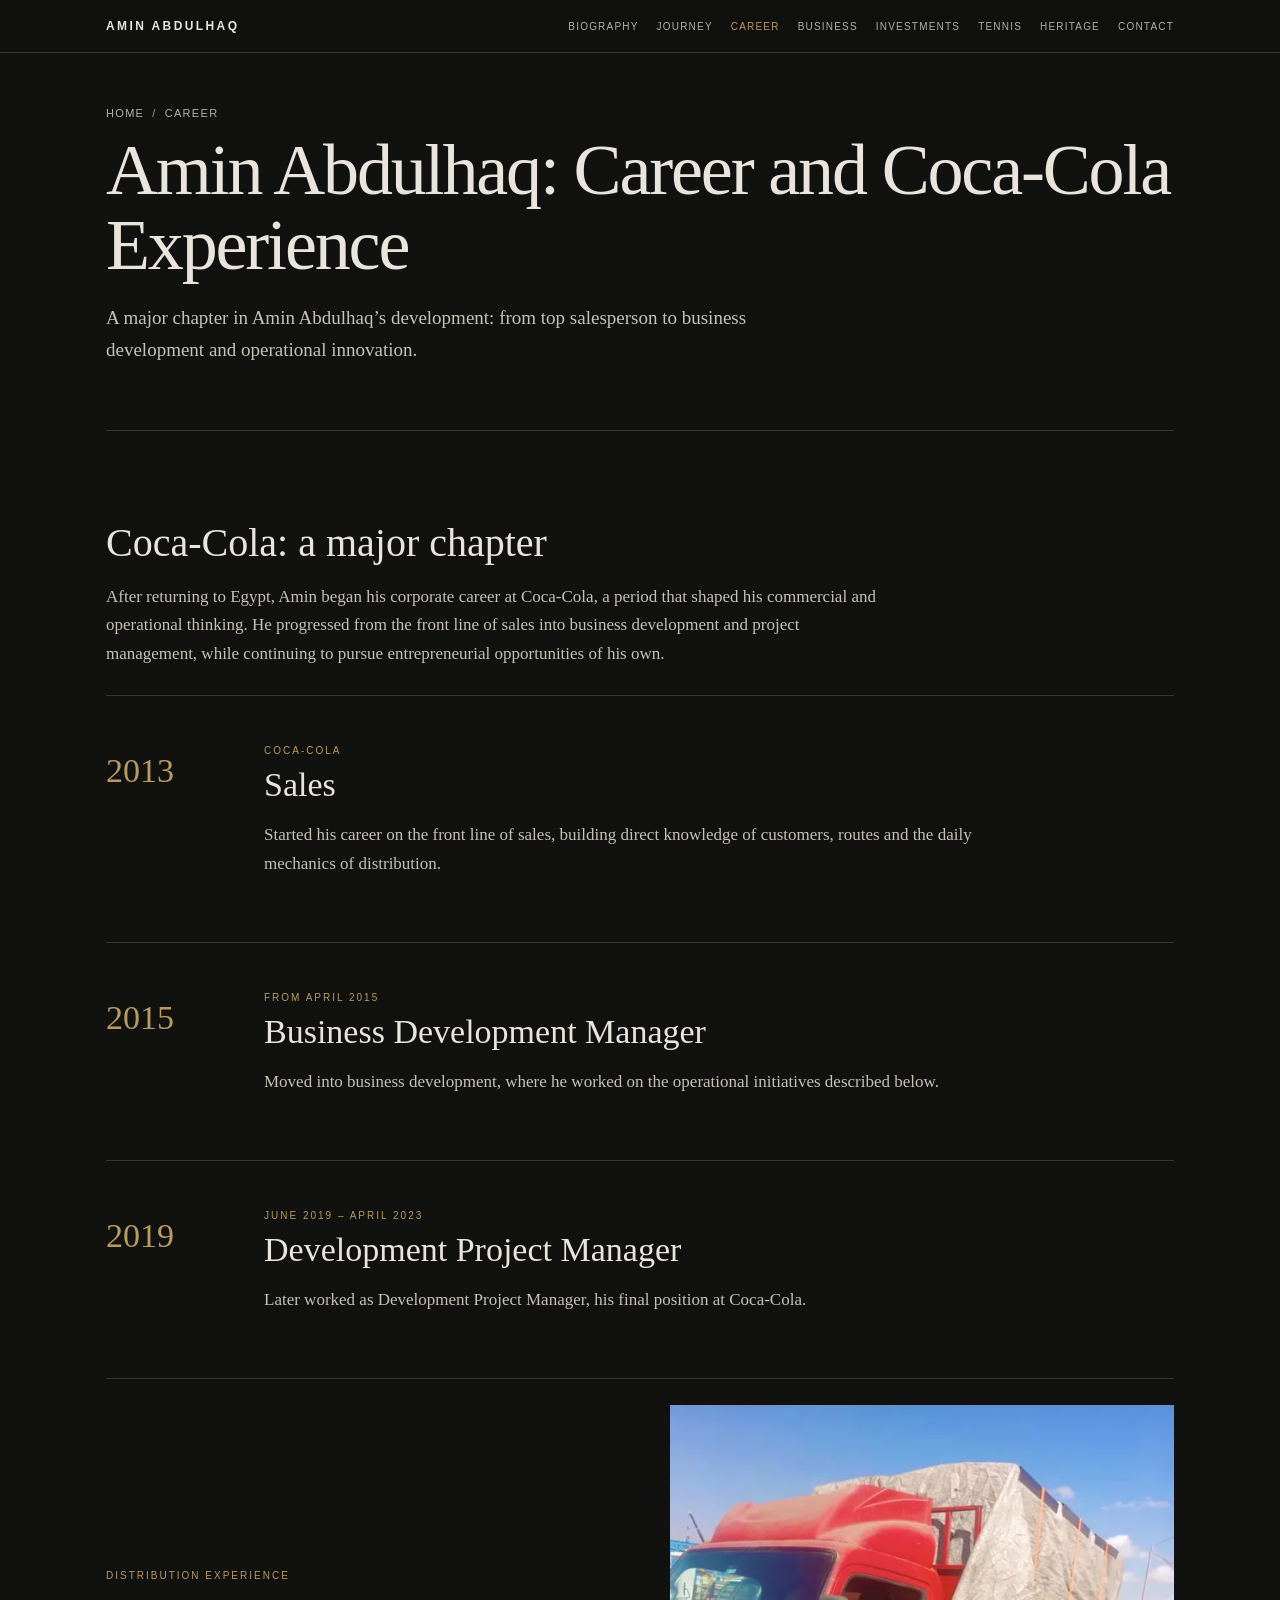
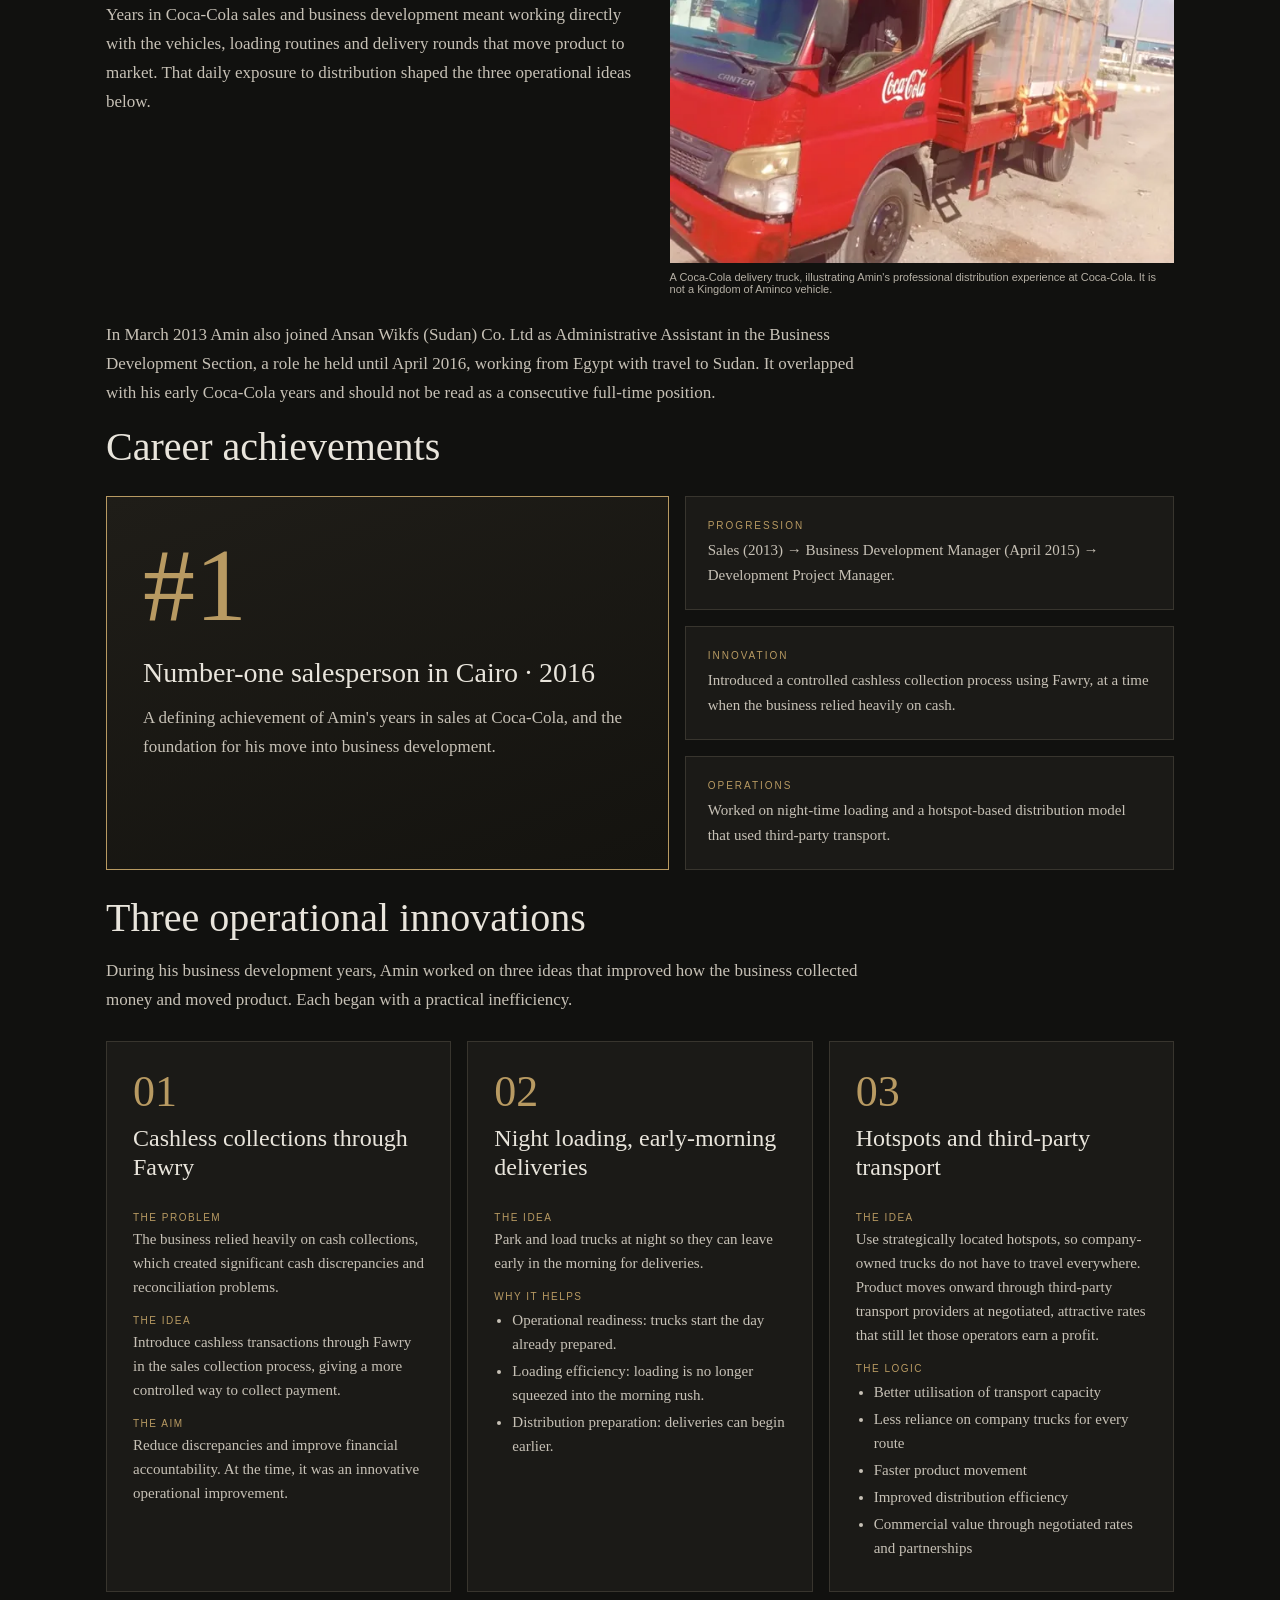
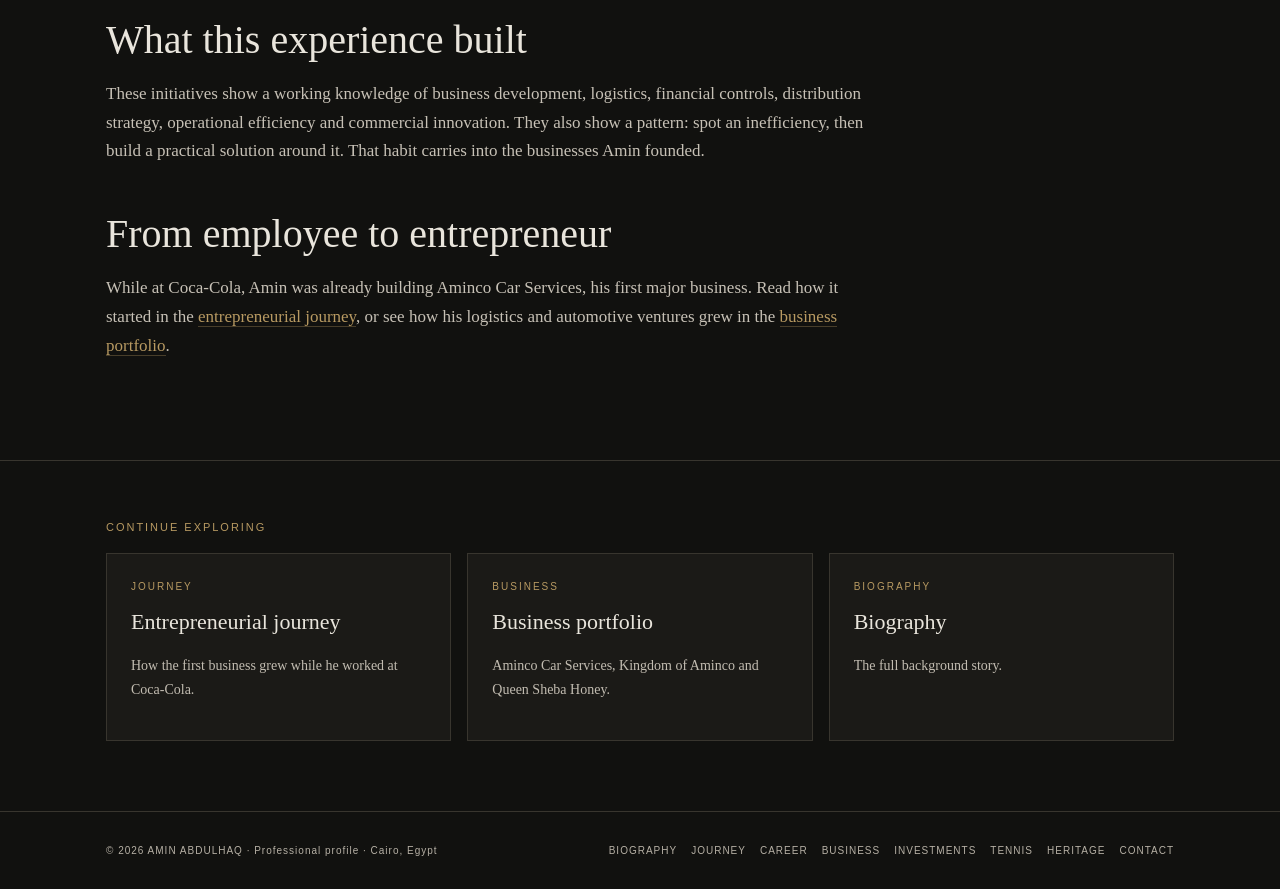
<file: career/index.html>
<!doctype html>
<html lang="en"><head><meta charset="utf-8"><meta name="viewport" content="width=device-width,initial-scale=1">
<title>Amin Abdulhaq Career | Coca-Cola &amp; Professional Experience</title>
<meta name="description" content="Amin Abdulhaq&#x27;s Coca-Cola career: number-one salesperson in Cairo in 2016, Business Development Manager, and innovations in cashless collections and distribution.">
<meta name="robots" content="index,follow,max-image-preview:large">
<meta name="author" content="Amin Abdulhaq">
<link rel="canonical" href="https://aminabdulhaq.com/career/">
<meta name="theme-color" content="#11110f">
<meta property="og:type" content="website"><meta property="og:url" content="https://aminabdulhaq.com/career/"><meta property="og:site_name" content="Amin Abdulhaq"><meta property="og:locale" content="en_US">
<meta property="og:title" content="Amin Abdulhaq Career | Coca-Cola &amp; Professional Experience"><meta property="og:description" content="Amin Abdulhaq&#x27;s Coca-Cola career: number-one salesperson in Cairo in 2016, Business Development Manager, and innovations in cashless collections and distribution.">
<meta property="og:image" content="https://aminabdulhaq.com/assets/img/og-image.jpg"><meta property="og:image:width" content="1200"><meta property="og:image:height" content="630"><meta property="og:image:alt" content="Amin Abdulhaq seated in a dark suit with the Cairo skyline at sunset behind him">
<meta name="twitter:card" content="summary_large_image"><meta name="twitter:title" content="Amin Abdulhaq Career | Coca-Cola &amp; Professional Experience"><meta name="twitter:description" content="Amin Abdulhaq&#x27;s Coca-Cola career: number-one salesperson in Cairo in 2016, Business Development Manager, and innovations in cashless collections and distribution."><meta name="twitter:image" content="https://aminabdulhaq.com/assets/img/og-image.jpg"><meta name="twitter:image:alt" content="Amin Abdulhaq seated in a dark suit with the Cairo skyline at sunset behind him">
<link rel="preload" href="/assets/style.css" as="style">
<link rel="stylesheet" href="/assets/style.css">
<script type="application/ld+json">{"@context":"https://schema.org","@graph":[{"@type":"WebPage","@id":"https://aminabdulhaq.com/career/#webpage","url":"https://aminabdulhaq.com/career/","name":"Amin Abdulhaq Career | Coca-Cola & Professional Experience","description":"Amin Abdulhaq's Coca-Cola career: number-one salesperson in Cairo in 2016, Business Development Manager, and innovations in cashless collections and distribution.","isPartOf":{"@type":"WebSite","@id":"https://aminabdulhaq.com/#website","url":"https://aminabdulhaq.com/","name":"Amin Abdulhaq"},"inLanguage":"en","primaryImageOfPage":{"@type":"ImageObject","url":"https://aminabdulhaq.com/assets/img/og-image.jpg"},"dateModified":"2026-11-05T10:37:52+02:00","about":{"@id":"https://aminabdulhaq.com/#person"}},{"@type":"BreadcrumbList","itemListElement":[{"@type":"ListItem","position":1,"name":"Home","item":"https://aminabdulhaq.com/"},{"@type":"ListItem","position":2,"name":"Career","item":"https://aminabdulhaq.com/career/"}]},{"@type":"Person","@id":"https://aminabdulhaq.com/#person","name":"Amin Abdulhaq","url":"https://aminabdulhaq.com/"}]}</script>
</head><body>
<a class="skip" href="#main">Skip to content</a>
<nav aria-label="Main"><div class="nav"><a class="brand" href="/">AMIN ABDULHAQ</a><div class="links"><a href="/about/">Biography</a><a href="/journey/">Journey</a><a href="/career/" aria-current="page">Career</a><a href="/business/">Business</a><a href="/investments/">Investments</a><a href="/tennis/">Tennis</a><a href="/heritage/">Heritage</a><a href="/contact/">Contact</a></div></div></nav>
<main id="main">
<div class="wrap"><header class="pagehead"><div class="crumbs"><a href="/">Home</a><span>/</span>Career</div><h1>Amin Abdulhaq: Career and Coca-Cola Experience</h1><p class="lead">A major chapter in Amin Abdulhaq’s development: from top salesperson to business development and operational innovation.</p></header></div><div class="wrap"><section style="border-top:1px solid var(--line)"><div class="prose wide"><div class="measure"><h2>Coca-Cola: a major chapter</h2>
<p>After returning to Egypt, Amin began his corporate career at Coca-Cola, a period that shaped his commercial and operational thinking. He progressed from the front line of sales into business development and project management, while continuing to pursue entrepreneurial opportunities of his own.</p></div>
<div class="jt">
<div class="jt-step"><div class="jt-no" style="font-size:34px;padding-top:12px">2013</div><div class="jt-body"><div class="meta">Coca-Cola</div><h2>Sales</h2><p>Started his career on the front line of sales, building direct knowledge of customers, routes and the daily mechanics of distribution.</p></div></div>
<div class="jt-step"><div class="jt-no" style="font-size:34px;padding-top:12px">2015</div><div class="jt-body"><div class="meta">From April 2015</div><h2>Business Development Manager</h2><p>Moved into business development, where he worked on the operational initiatives described below.</p></div></div>
<div class="jt-step"><div class="jt-no" style="font-size:34px;padding-top:12px">2019</div><div class="jt-body"><div class="meta">June 2019 – April 2023</div><h2>Development Project Manager</h2><p>Later worked as Development Project Manager, his final position at Coca-Cola.</p></div></div>
</div>
<div class="spread"><div class="copy"><div class="meta">Distribution experience</div><p>Years in Coca-Cola sales and business development meant working directly with the vehicles, loading routines and delivery rounds that move product to market. That daily exposure to distribution shaped the three operational ideas below.</p></div><div><picture><source type="image/webp" srcset="/assets/img/coca-cola-truck-600.webp 600w, /assets/img/coca-cola-truck-1200.webp 1200w" sizes="(max-width:760px) 100vw, 520px"><img src="/assets/img/coca-cola-truck-1200.jpg" srcset="/assets/img/coca-cola-truck-600.jpg 600w, /assets/img/coca-cola-truck-1200.jpg 1200w" sizes="(max-width:760px) 100vw, 520px" width="1200" height="1091" alt="Red Coca-Cola delivery truck loaded with pallets under a tarpaulin and secured with orange straps" loading="lazy" decoding="async"></picture><div class="caption">A Coca-Cola delivery truck, illustrating Amin's professional distribution experience at Coca-Cola. It is not a Kingdom of Aminco vehicle.</div></div></div>
<div class="measure"><p>In March 2013 Amin also joined Ansan Wikfs (Sudan) Co. Ltd as Administrative Assistant in the Business Development Section, a role he held until April 2016, working from Egypt with travel to Sudan. It overlapped with his early Coca-Cola years and should not be read as a consecutive full-time position.</p></div>
<div class="measure"><h2>Career achievements</h2></div>
<div class="achieve"><div class="big"><strong>#1</strong><h3>Number-one salesperson in Cairo · 2016</h3><p>A defining achievement of Amin's years in sales at Coca-Cola, and the foundation for his move into business development.</p></div>
<div class="list"><div class="mini"><span class="meta">Progression</span><p>Sales (2013) → Business Development Manager (April 2015) → Development Project Manager.</p></div><div class="mini"><span class="meta">Innovation</span><p>Introduced a controlled cashless collection process using Fawry, at a time when the business relied heavily on cash.</p></div><div class="mini"><span class="meta">Operations</span><p>Worked on night-time loading and a hotspot-based distribution model that used third-party transport.</p></div></div></div>
<div class="measure"><h2>Three operational innovations</h2>
<p>During his business development years, Amin worked on three ideas that improved how the business collected money and moved product. Each began with a practical inefficiency.</p></div>
<div class="cases">
<div class="case"><div class="cno">01</div><h3>Cashless collections through Fawry</h3><dl><dt>The problem</dt><dd>The business relied heavily on cash collections, which created significant cash discrepancies and reconciliation problems.</dd><dt>The idea</dt><dd>Introduce cashless transactions through Fawry in the sales collection process, giving a more controlled way to collect payment.</dd><dt>The aim</dt><dd>Reduce discrepancies and improve financial accountability. At the time, it was an innovative operational improvement.</dd></dl></div>
<div class="case"><div class="cno">02</div><h3>Night loading, early-morning deliveries</h3><dl><dt>The idea</dt><dd>Park and load trucks at night so they can leave early in the morning for deliveries.</dd><dt>Why it helps</dt><dd><ul><li>Operational readiness: trucks start the day already prepared.</li><li>Loading efficiency: loading is no longer squeezed into the morning rush.</li><li>Distribution preparation: deliveries can begin earlier.</li></ul></dd></dl></div>
<div class="case"><div class="cno">03</div><h3>Hotspots and third-party transport</h3><dl><dt>The idea</dt><dd>Use strategically located hotspots, so company-owned trucks do not have to travel everywhere. Product moves onward through third-party transport providers at negotiated, attractive rates that still let those operators earn a profit.</dd><dt>The logic</dt><dd><ul><li>Better utilisation of transport capacity</li><li>Less reliance on company trucks for every route</li><li>Faster product movement</li><li>Improved distribution efficiency</li><li>Commercial value through negotiated rates and partnerships</li></ul></dd></dl></div>
</div>
<div class="measure"><h2>What this experience built</h2>
<p>These initiatives show a working knowledge of business development, logistics, financial controls, distribution strategy, operational efficiency and commercial innovation. They also show a pattern: spot an inefficiency, then build a practical solution around it. That habit carries into the businesses Amin founded.</p>
<h2>From employee to entrepreneur</h2>
<p>While at Coca-Cola, Amin was already building Aminco Car Services, his first major business. Read how it started in the <a class="inline" href="/journey/">entrepreneurial journey</a>, or see how his logistics and automotive ventures grew in the <a class="inline" href="/business/">business portfolio</a>.</p></div></div></section></div><aside class="related"><div class="wrap"><h2>Continue exploring</h2><div class="grid"><div class="card"><div class="meta">Journey</div><h3><a href="/journey/">Entrepreneurial journey</a></h3><p>How the first business grew while he worked at Coca-Cola.</p></div><div class="card"><div class="meta">Business</div><h3><a href="/business/">Business portfolio</a></h3><p>Aminco Car Services, Kingdom of Aminco and Queen Sheba Honey.</p></div><div class="card"><div class="meta">Biography</div><h3><a href="/about/">Biography</a></h3><p>The full background story.</p></div></div></div></aside>
</main>
<footer><div class="wrap foot"><span>© 2026 AMIN ABDULHAQ · Professional profile · Cairo, Egypt</span><nav aria-label="Footer"><ul><li><a href="/about/">Biography</a></li><li><a href="/journey/">Journey</a></li><li><a href="/career/">Career</a></li><li><a href="/business/">Business</a></li><li><a href="/investments/">Investments</a></li><li><a href="/tennis/">Tennis</a></li><li><a href="/heritage/">Heritage</a></li><li><a href="/contact/">Contact</a></li></ul></nav></div></footer>
</body></html>
</file>
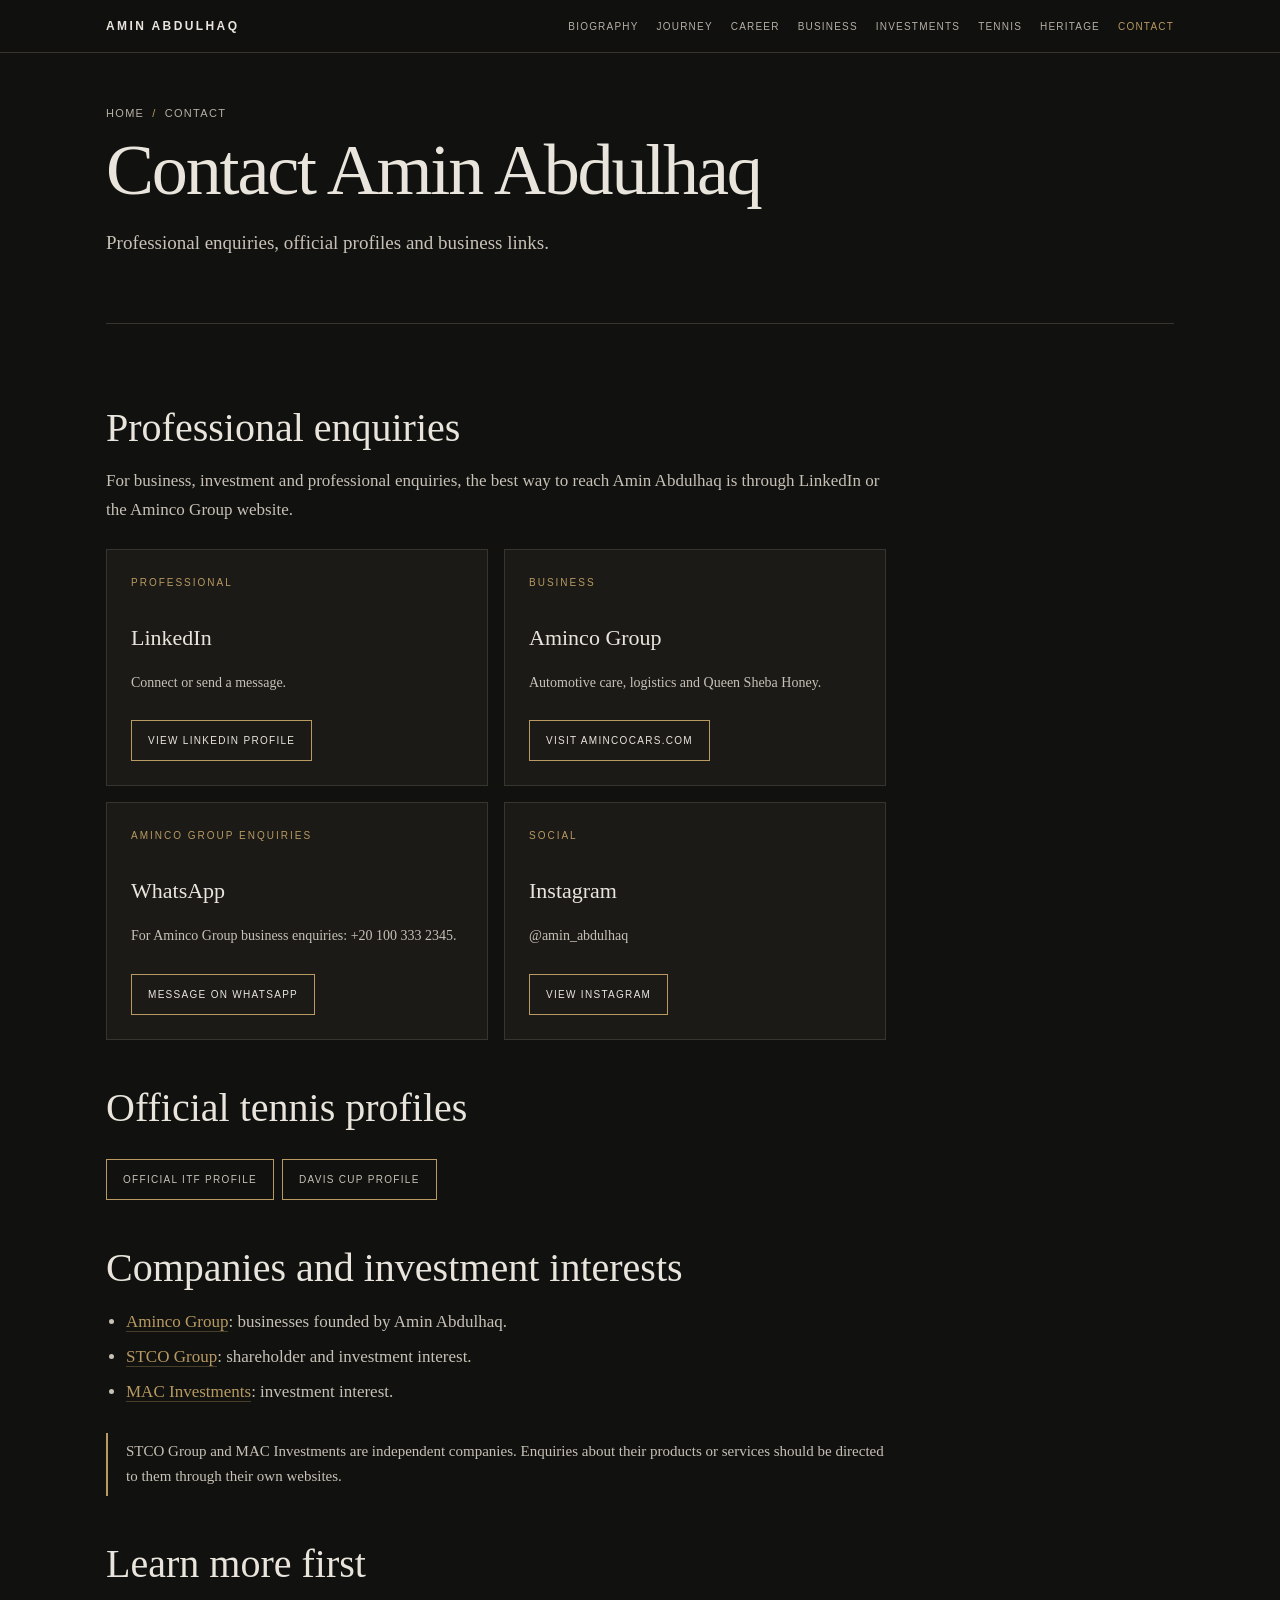
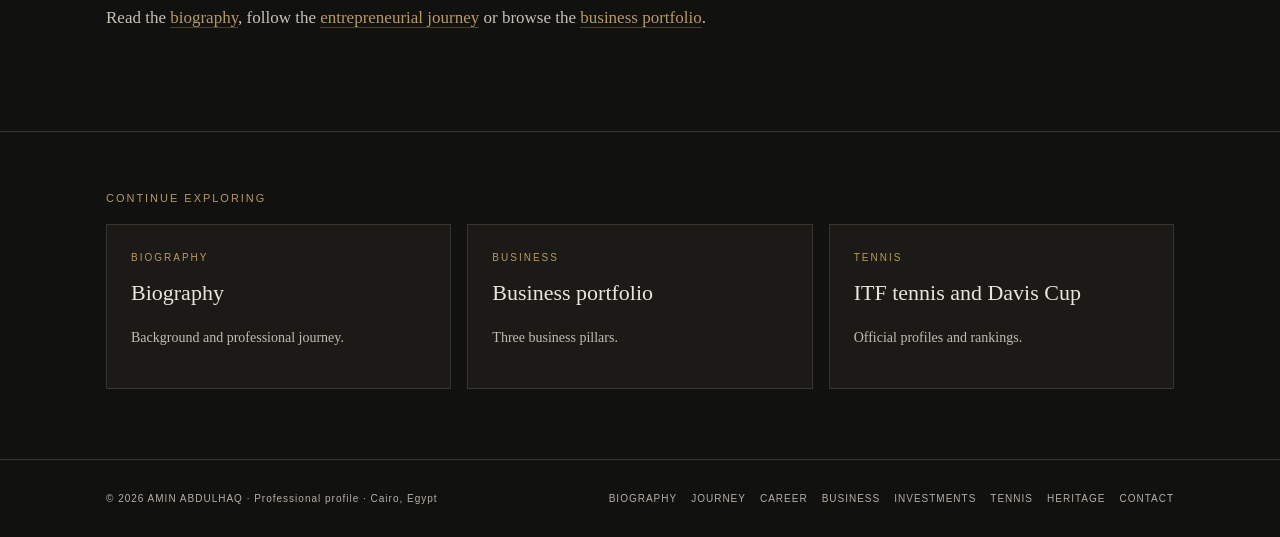
<file: contact/index.html>
<!doctype html>
<html lang="en"><head><meta charset="utf-8"><meta name="viewport" content="width=device-width,initial-scale=1">
<title>Contact Amin Abdulhaq | Professional Enquiries</title>
<meta name="description" content="How to contact Amin Abdulhaq for professional enquiries: LinkedIn, official ITF and Davis Cup profiles, Aminco Group and business links.">
<meta name="robots" content="index,follow,max-image-preview:large">
<meta name="author" content="Amin Abdulhaq">
<link rel="canonical" href="https://aminabdulhaq.com/contact/">
<meta name="theme-color" content="#11110f">
<meta property="og:type" content="website"><meta property="og:url" content="https://aminabdulhaq.com/contact/"><meta property="og:site_name" content="Amin Abdulhaq"><meta property="og:locale" content="en_US">
<meta property="og:title" content="Contact Amin Abdulhaq | Professional Enquiries"><meta property="og:description" content="How to contact Amin Abdulhaq for professional enquiries: LinkedIn, official ITF and Davis Cup profiles, Aminco Group and business links.">
<meta property="og:image" content="https://aminabdulhaq.com/assets/img/og-image.jpg"><meta property="og:image:width" content="1200"><meta property="og:image:height" content="630"><meta property="og:image:alt" content="Amin Abdulhaq seated in a dark suit with the Cairo skyline at sunset behind him">
<meta name="twitter:card" content="summary_large_image"><meta name="twitter:title" content="Contact Amin Abdulhaq | Professional Enquiries"><meta name="twitter:description" content="How to contact Amin Abdulhaq for professional enquiries: LinkedIn, official ITF and Davis Cup profiles, Aminco Group and business links."><meta name="twitter:image" content="https://aminabdulhaq.com/assets/img/og-image.jpg"><meta name="twitter:image:alt" content="Amin Abdulhaq seated in a dark suit with the Cairo skyline at sunset behind him">
<link rel="preload" href="/assets/style.css" as="style">
<link rel="stylesheet" href="/assets/style.css">
<script type="application/ld+json">{"@context":"https://schema.org","@graph":[{"@type":"ContactPage","@id":"https://aminabdulhaq.com/contact/#webpage","url":"https://aminabdulhaq.com/contact/","name":"Contact Amin Abdulhaq | Professional Enquiries","description":"How to contact Amin Abdulhaq for professional enquiries: LinkedIn, official ITF and Davis Cup profiles, Aminco Group and business links.","isPartOf":{"@type":"WebSite","@id":"https://aminabdulhaq.com/#website","url":"https://aminabdulhaq.com/","name":"Amin Abdulhaq"},"inLanguage":"en","primaryImageOfPage":{"@type":"ImageObject","url":"https://aminabdulhaq.com/assets/img/og-image.jpg"},"dateModified":"2026-11-05T10:08:21+02:00","about":{"@id":"https://aminabdulhaq.com/#person"}},{"@type":"BreadcrumbList","itemListElement":[{"@type":"ListItem","position":1,"name":"Home","item":"https://aminabdulhaq.com/"},{"@type":"ListItem","position":2,"name":"Contact","item":"https://aminabdulhaq.com/contact/"}]},{"@type":"Person","@id":"https://aminabdulhaq.com/#person","name":"Amin Abdulhaq","url":"https://aminabdulhaq.com/"}]}</script>
</head><body>
<a class="skip" href="#main">Skip to content</a>
<nav aria-label="Main"><div class="nav"><a class="brand" href="/">AMIN ABDULHAQ</a><div class="links"><a href="/about/">Biography</a><a href="/journey/">Journey</a><a href="/career/">Career</a><a href="/business/">Business</a><a href="/investments/">Investments</a><a href="/tennis/">Tennis</a><a href="/heritage/">Heritage</a><a href="/contact/" aria-current="page">Contact</a></div></div></nav>
<main id="main">
<div class="wrap"><header class="pagehead"><div class="crumbs"><a href="/">Home</a><span>/</span>Contact</div><h1>Contact Amin Abdulhaq</h1><p class="lead">Professional enquiries, official profiles and business links.</p></header></div><div class="wrap"><section style="border-top:1px solid var(--line)"><div class="prose"><h2>Professional enquiries</h2>
<p>For business, investment and professional enquiries, the best way to reach Amin Abdulhaq is through LinkedIn or the Aminco Group website.</p>
<div class="grid two" style="margin:24px 0">
<div class="card"><div class="meta">Professional</div><h3>LinkedIn</h3><p>Connect or send a message.</p><a class="btn" href="https://www.linkedin.com/in/amin-abdulhaq-b216a129a/" target="_blank" rel="me noopener">View LinkedIn profile</a></div>
<div class="card"><div class="meta">Business</div><h3>Aminco Group</h3><p>Automotive care, logistics and Queen Sheba Honey.</p><a class="btn" href="https://amincocars.com/" target="_blank" rel="noopener">Visit amincocars.com</a></div>
<div class="card"><div class="meta">Aminco Group enquiries</div><h3>WhatsApp</h3><p>For Aminco Group business enquiries: +20 100 333 2345.</p><a class="btn" href="https://wa.me/201003332345" target="_blank" rel="noopener">Message on WhatsApp</a></div>
<div class="card"><div class="meta">Social</div><h3>Instagram</h3><p>@amin_abdulhaq</p><a class="btn" href="https://www.instagram.com/amin_abdulhaq/" target="_blank" rel="me noopener">View Instagram</a></div>
</div>
<h2>Official tennis profiles</h2>
<p><a class="btn" href="https://www.itftennis.com/en/players/amin-abdulhaq/800734253/yem/vt/s/overview/" target="_blank" rel="noopener">Official ITF profile</a><a class="btn" href="https://www.daviscup.com/en/players/4f3f6add-f7f8-46e2-90af-3a77d9bbf651" target="_blank" rel="noopener">Davis Cup profile</a></p>
<h2>Companies and investment interests</h2>
<ul>
<li><a class="inline" href="https://amincocars.com/" target="_blank" rel="noopener">Aminco Group</a>: businesses founded by Amin Abdulhaq.</li>
<li><a class="inline" href="https://stcogroup.com" target="_blank" rel="noopener">STCO Group</a>: shareholder and investment interest.</li>
<li><a class="inline" href="https://www.mac.com.eg" target="_blank" rel="noopener">MAC Investments</a>: investment interest.</li>
</ul>
<p class="note">STCO Group and MAC Investments are independent companies. Enquiries about their products or services should be directed to them through their own websites.</p>
<h2>Learn more first</h2>
<p>Read the <a class="inline" href="/about/">biography</a>, follow the <a class="inline" href="/journey/">entrepreneurial journey</a> or browse the <a class="inline" href="/business/">business portfolio</a>.</p></div></section></div><aside class="related"><div class="wrap"><h2>Continue exploring</h2><div class="grid"><div class="card"><div class="meta">Biography</div><h3><a href="/about/">Biography</a></h3><p>Background and professional journey.</p></div><div class="card"><div class="meta">Business</div><h3><a href="/business/">Business portfolio</a></h3><p>Three business pillars.</p></div><div class="card"><div class="meta">Tennis</div><h3><a href="/tennis/">ITF tennis and Davis Cup</a></h3><p>Official profiles and rankings.</p></div></div></div></aside>
</main>
<footer><div class="wrap foot"><span>© 2026 AMIN ABDULHAQ · Professional profile · Cairo, Egypt</span><nav aria-label="Footer"><ul><li><a href="/about/">Biography</a></li><li><a href="/journey/">Journey</a></li><li><a href="/career/">Career</a></li><li><a href="/business/">Business</a></li><li><a href="/investments/">Investments</a></li><li><a href="/tennis/">Tennis</a></li><li><a href="/heritage/">Heritage</a></li><li><a href="/contact/">Contact</a></li></ul></nav></div></footer>
</body></html>
</file>
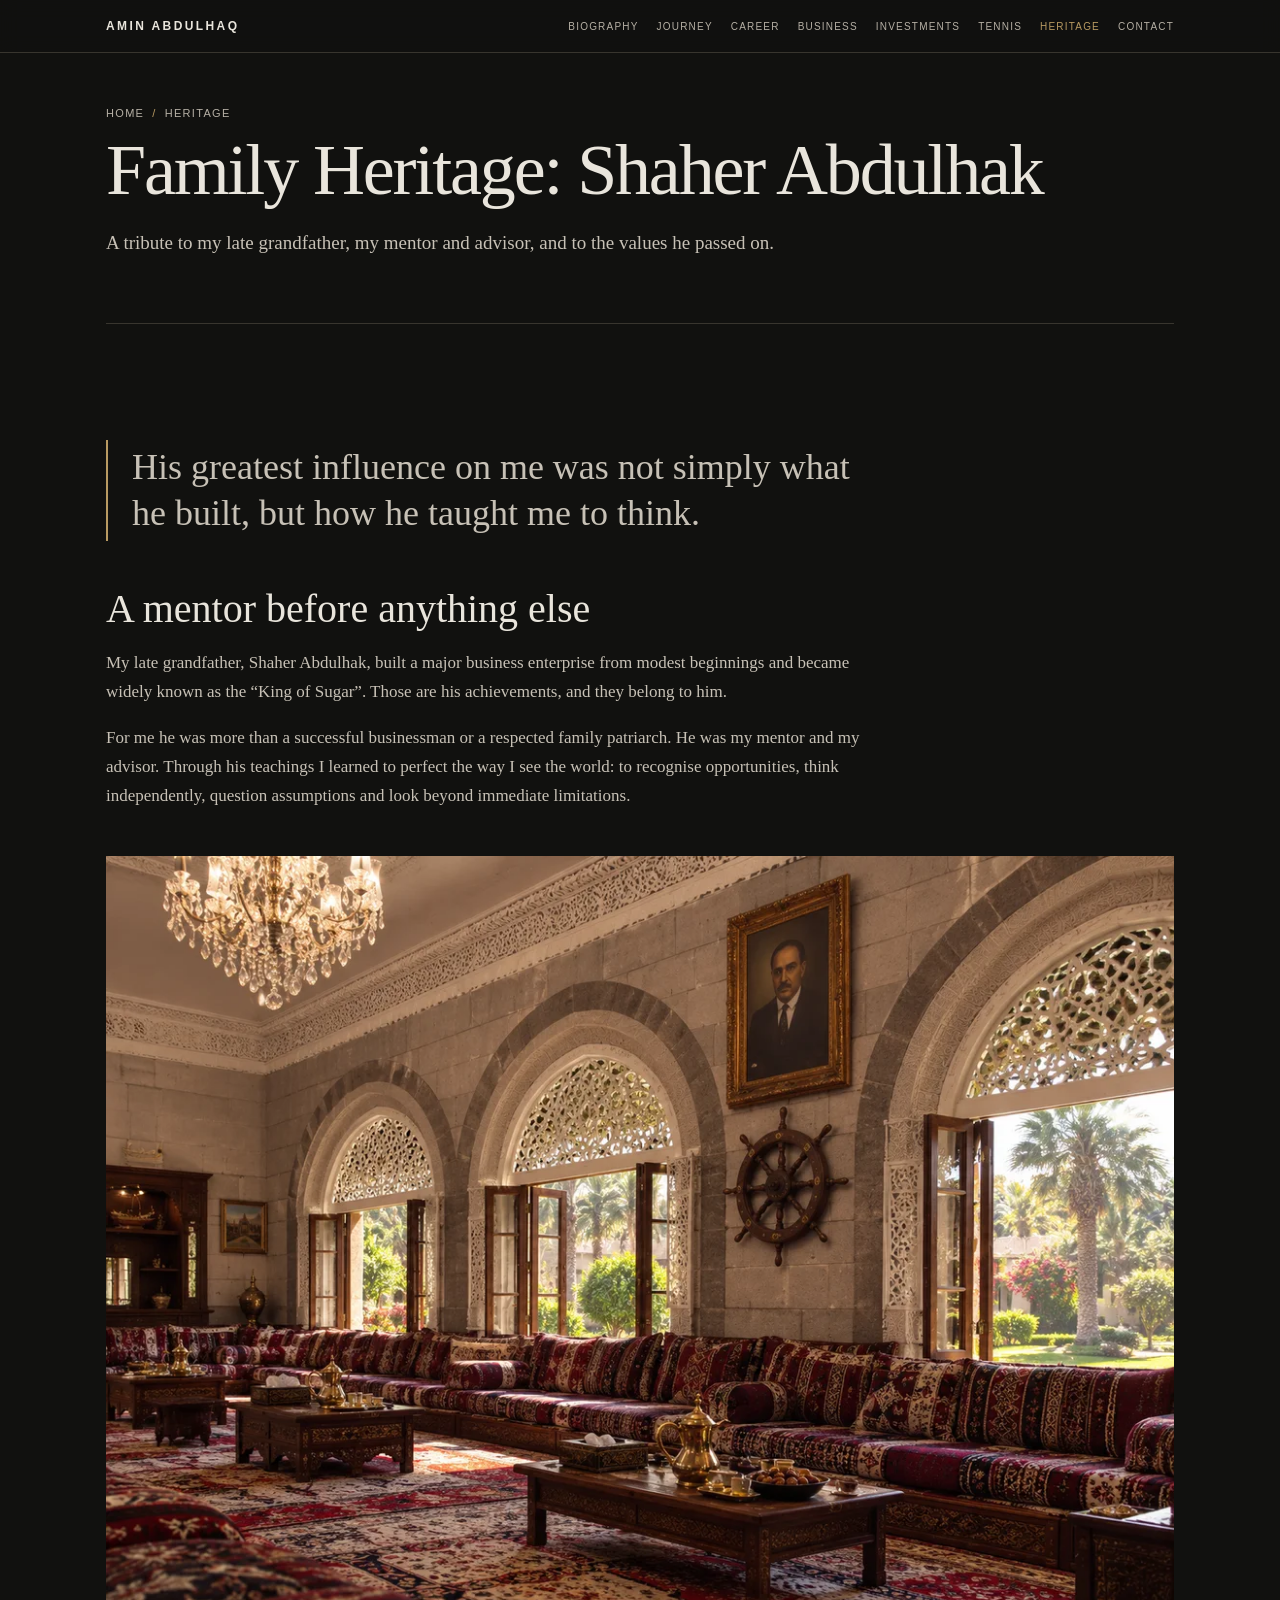
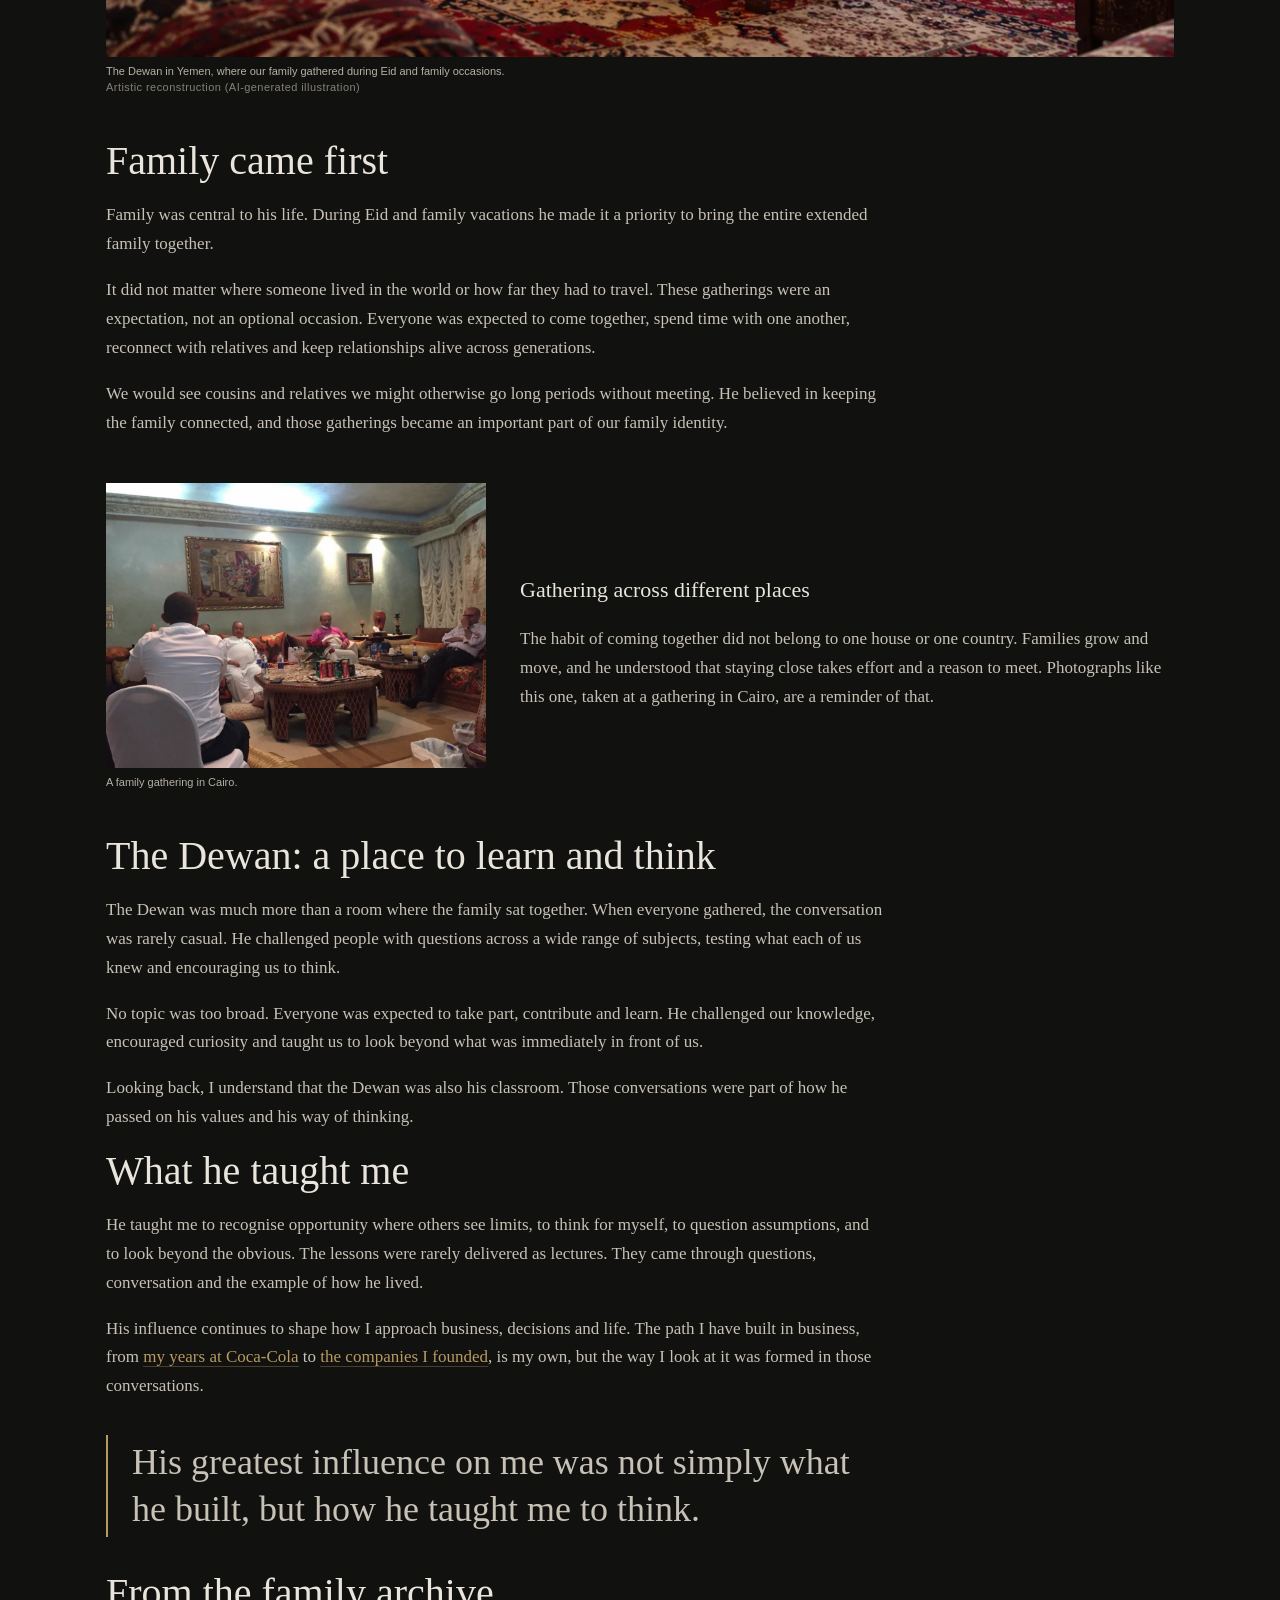
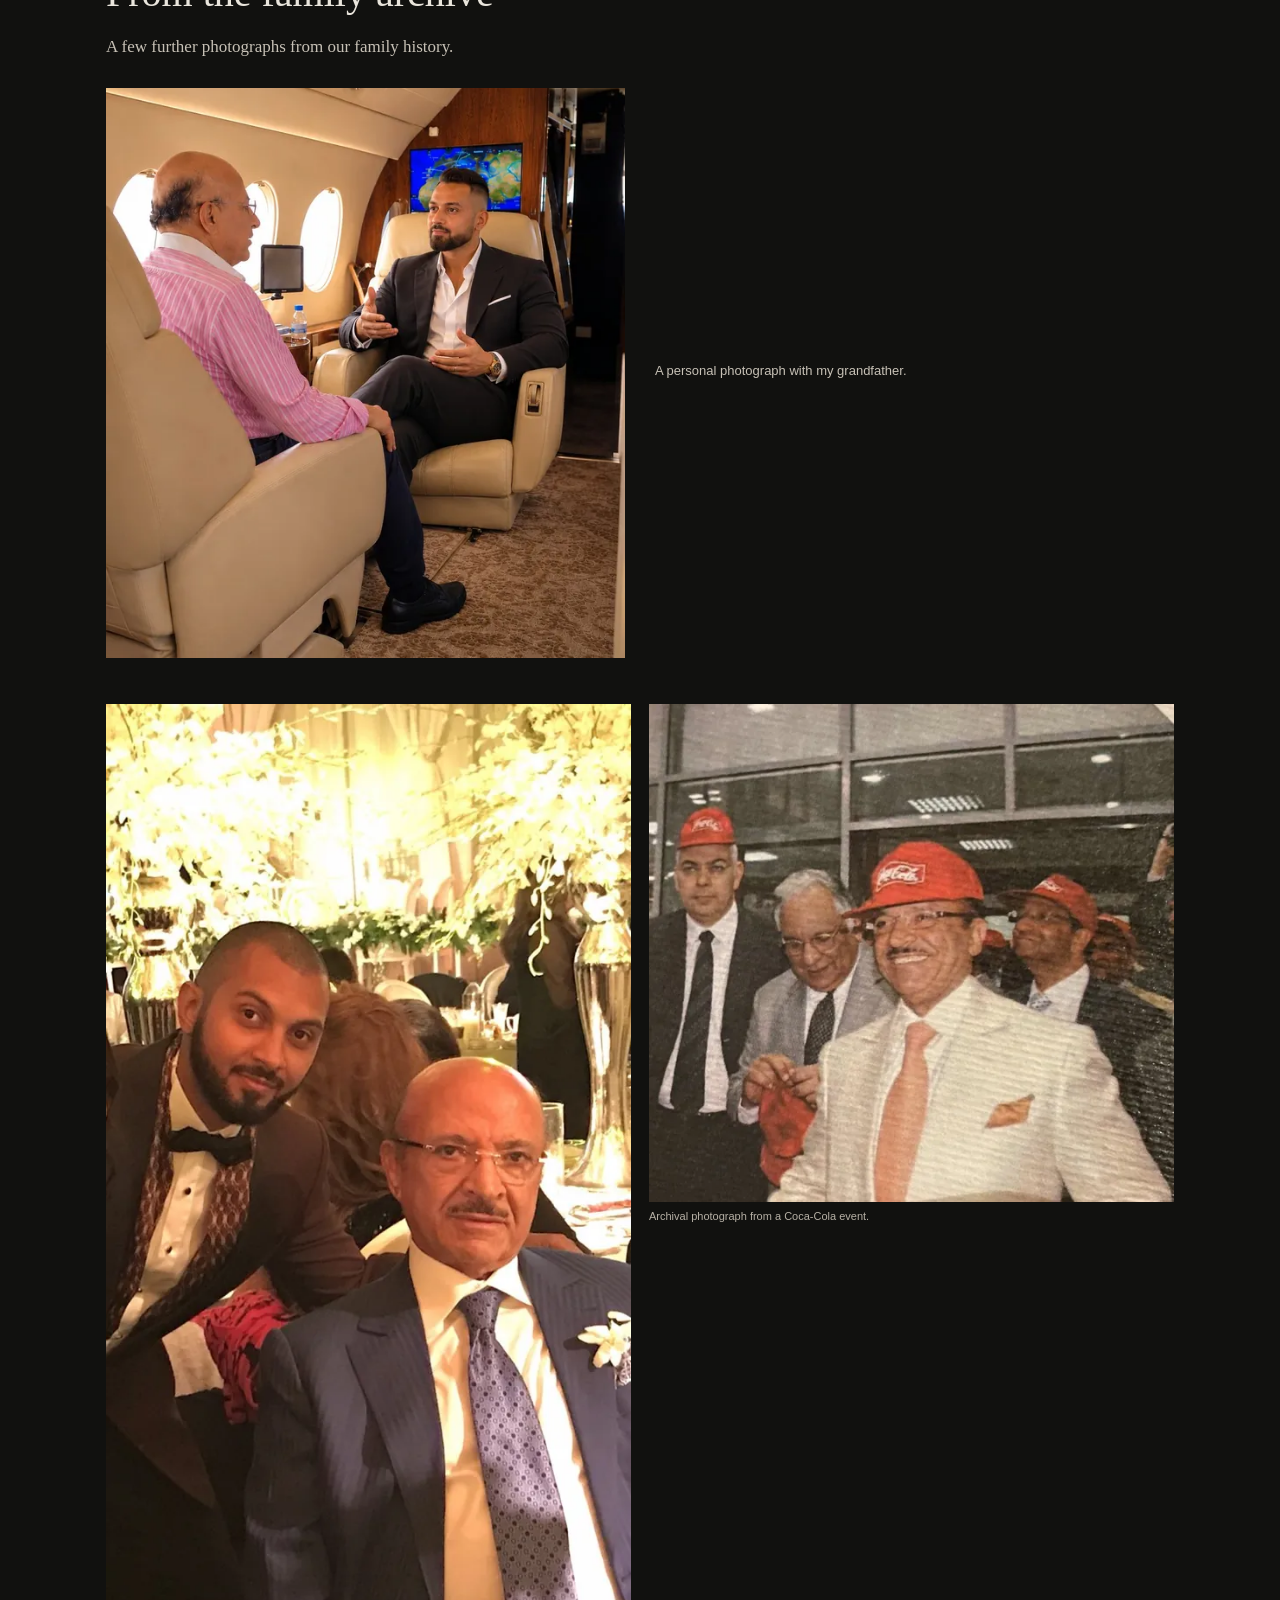
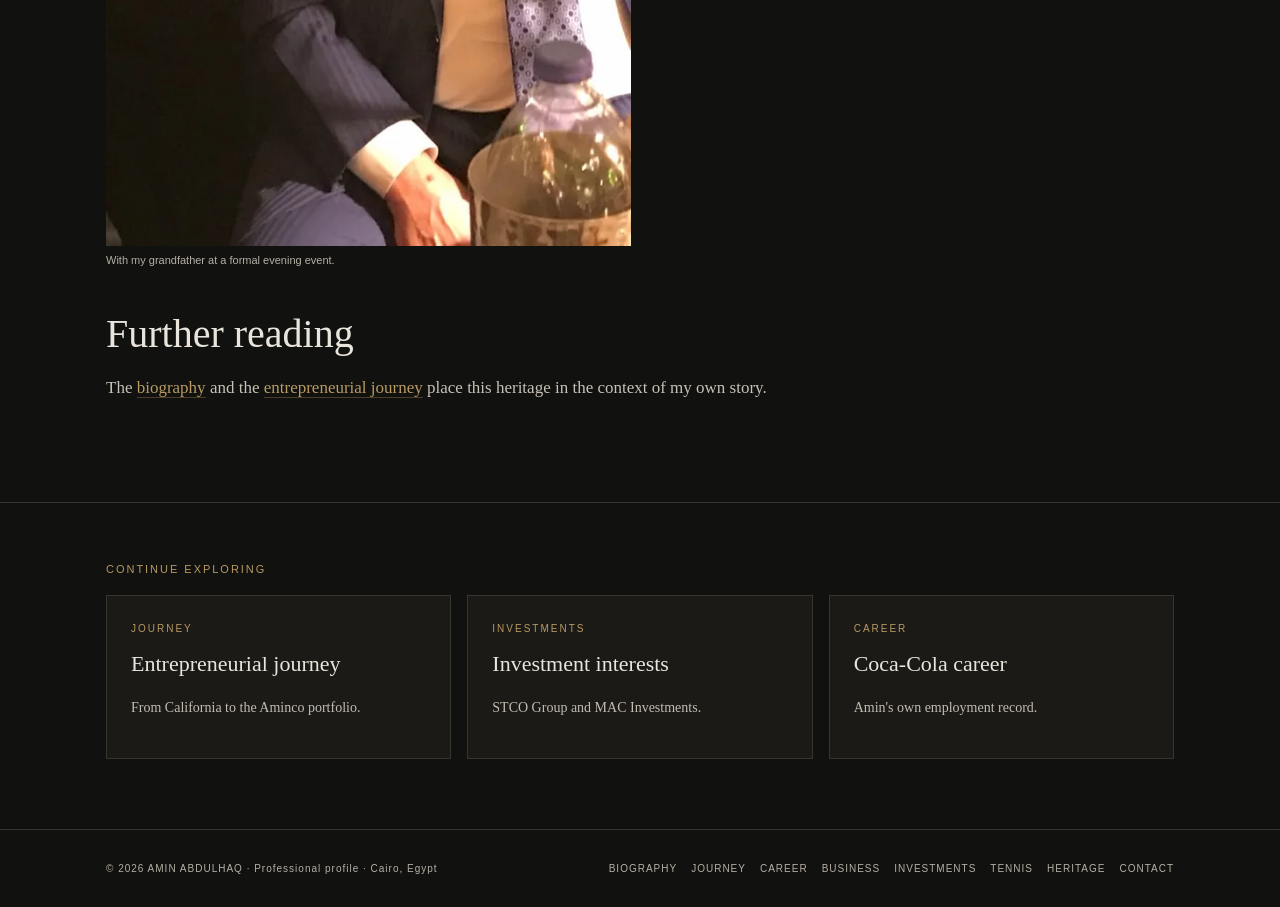
<file: heritage/index.html>
<!doctype html>
<html lang="en"><head><meta charset="utf-8"><meta name="viewport" content="width=device-width,initial-scale=1">
<title>Amin Abdulhaq | Family Heritage &amp; Business Legacy</title>
<meta name="description" content="Amin Abdulhaq is the grandson of the late Yemeni businessman Shaher Abdulhak. A grandson&#x27;s tribute to his mentor and advisor, and how he taught him to think.">
<meta name="robots" content="index,follow,max-image-preview:large">
<meta name="author" content="Amin Abdulhaq">
<link rel="canonical" href="https://aminabdulhaq.com/heritage/">
<meta name="theme-color" content="#11110f">
<meta property="og:type" content="website"><meta property="og:url" content="https://aminabdulhaq.com/heritage/"><meta property="og:site_name" content="Amin Abdulhaq"><meta property="og:locale" content="en_US">
<meta property="og:title" content="Amin Abdulhaq | Family Heritage &amp; Business Legacy"><meta property="og:description" content="Amin Abdulhaq is the grandson of the late Yemeni businessman Shaher Abdulhak. A grandson&#x27;s tribute to his mentor and advisor, and how he taught him to think.">
<meta property="og:image" content="https://aminabdulhaq.com/assets/img/og-image.jpg"><meta property="og:image:width" content="1200"><meta property="og:image:height" content="630"><meta property="og:image:alt" content="Amin Abdulhaq seated in a dark suit with the Cairo skyline at sunset behind him">
<meta name="twitter:card" content="summary_large_image"><meta name="twitter:title" content="Amin Abdulhaq | Family Heritage &amp; Business Legacy"><meta name="twitter:description" content="Amin Abdulhaq is the grandson of the late Yemeni businessman Shaher Abdulhak. A grandson&#x27;s tribute to his mentor and advisor, and how he taught him to think."><meta name="twitter:image" content="https://aminabdulhaq.com/assets/img/og-image.jpg"><meta name="twitter:image:alt" content="Amin Abdulhaq seated in a dark suit with the Cairo skyline at sunset behind him">
<link rel="preload" href="/assets/style.css" as="style">
<link rel="stylesheet" href="/assets/style.css">
<script type="application/ld+json">{"@context":"https://schema.org","@graph":[{"@type":"WebPage","@id":"https://aminabdulhaq.com/heritage/#webpage","url":"https://aminabdulhaq.com/heritage/","name":"Amin Abdulhaq | Family Heritage & Business Legacy","description":"Amin Abdulhaq is the grandson of the late Yemeni businessman Shaher Abdulhak. A grandson's tribute to his mentor and advisor, and how he taught him to think.","isPartOf":{"@type":"WebSite","@id":"https://aminabdulhaq.com/#website","url":"https://aminabdulhaq.com/","name":"Amin Abdulhaq"},"inLanguage":"en","primaryImageOfPage":{"@type":"ImageObject","url":"https://aminabdulhaq.com/assets/img/og-image.jpg"},"dateModified":"2026-11-06T01:48:33+02:00","about":{"@id":"https://aminabdulhaq.com/#person"}},{"@type":"BreadcrumbList","itemListElement":[{"@type":"ListItem","position":1,"name":"Home","item":"https://aminabdulhaq.com/"},{"@type":"ListItem","position":2,"name":"Heritage","item":"https://aminabdulhaq.com/heritage/"}]},{"@type":"Person","@id":"https://aminabdulhaq.com/#person","name":"Amin Abdulhaq","url":"https://aminabdulhaq.com/"}]}</script>
</head><body>
<a class="skip" href="#main">Skip to content</a>
<nav aria-label="Main"><div class="nav"><a class="brand" href="/">AMIN ABDULHAQ</a><div class="links"><a href="/about/">Biography</a><a href="/journey/">Journey</a><a href="/career/">Career</a><a href="/business/">Business</a><a href="/investments/">Investments</a><a href="/tennis/">Tennis</a><a href="/heritage/" aria-current="page">Heritage</a><a href="/contact/">Contact</a></div></div></nav>
<main id="main">
<div class="wrap"><header class="pagehead"><div class="crumbs"><a href="/">Home</a><span>/</span>Heritage</div><h1>Family Heritage: Shaher Abdulhak</h1><p class="lead">A tribute to my late grandfather, my mentor and advisor, and to the values he passed on.</p></header></div><div class="wrap"><section style="border-top:1px solid var(--line)"><div class="prose wide"><div class="measure"><p class="pull">His greatest influence on me was not simply what he built, but how he taught me to think.</p>
<h2>A mentor before anything else</h2>
<p>My late grandfather, Shaher Abdulhak, built a major business enterprise from modest beginnings and became widely known as the “King of Sugar”. Those are his achievements, and they belong to him.</p>
<p>For me he was more than a successful businessman or a respected family patriarch. He was my mentor and my advisor. Through his teachings I learned to perfect the way I see the world: to recognise opportunities, think independently, question assumptions and look beyond immediate limitations.</p></div>
<figure class="hero-photo"><picture><source type="image/webp" srcset="/assets/img/dewan-illustration-600.webp 600w, /assets/img/dewan-illustration-1100.webp 1100w" sizes="(max-width:760px) 100vw, 1000px"><img src="/assets/img/dewan-illustration-1100.jpg" srcset="/assets/img/dewan-illustration-600.jpg 600w, /assets/img/dewan-illustration-1100.jpg 1100w" sizes="(max-width:760px) 100vw, 1000px" width="1100" height="825" alt="Artistic illustration inspired by the family Dewan: a long room with traditional seating, arched windows with carved plasterwork, a chandelier, garden views and a framed portrait representing a great-grandfather of the family" loading="lazy" decoding="async"></picture><figcaption class="caption">The Dewan in Yemen, where our family gathered during Eid and family occasions.<span class="disc">Artistic reconstruction (AI-generated illustration)</span></figcaption></figure>
<div class="measure"><h2>Family came first</h2>
<p>Family was central to his life. During Eid and family vacations he made it a priority to bring the entire extended family together.</p>
<p>It did not matter where someone lived in the world or how far they had to travel. These gatherings were an expectation, not an optional occasion. Everyone was expected to come together, spend time with one another, reconnect with relatives and keep relationships alive across generations.</p>
<p>We would see cousins and relatives we might otherwise go long periods without meeting. He believed in keeping the family connected, and those gatherings became an important part of our family identity.</p></div>
<div class="photos one"><div><figure class=""><picture><source type="image/webp" srcset="/assets/img/cairo-gathering-600.webp 600w, /assets/img/cairo-gathering-1100.webp 1100w" sizes="(max-width:760px) 100vw, 1000px"><img src="/assets/img/cairo-gathering-1100.jpg" srcset="/assets/img/cairo-gathering-600.jpg 600w, /assets/img/cairo-gathering-1100.jpg 1100w" sizes="(max-width:760px) 100vw, 1000px" width="1100" height="824" alt="Amin Abdulhaq in a white shirt, seen from behind, speaking with relatives seated in a family sitting room in Cairo" loading="lazy" decoding="async"></picture><figcaption class="caption">A family gathering in Cairo.</figcaption></figure></div><div class="copy"><h3>Gathering across different places</h3><p>The habit of coming together did not belong to one house or one country. Families grow and move, and he understood that staying close takes effort and a reason to meet. Photographs like this one, taken at a gathering in Cairo, are a reminder of that.</p></div></div>
<div class="measure"><h2>The Dewan: a place to learn and think</h2>
<p>The Dewan was much more than a room where the family sat together. When everyone gathered, the conversation was rarely casual. He challenged people with questions across a wide range of subjects, testing what each of us knew and encouraging us to think.</p>
<p>No topic was too broad. Everyone was expected to take part, contribute and learn. He challenged our knowledge, encouraged curiosity and taught us to look beyond what was immediately in front of us.</p>
<p>Looking back, I understand that the Dewan was also his classroom. Those conversations were part of how he passed on his values and his way of thinking.</p></div>

<div class="measure"><h2>What he taught me</h2>
<p>He taught me to recognise opportunity where others see limits, to think for myself, to question assumptions, and to look beyond the obvious. The lessons were rarely delivered as lectures. They came through questions, conversation and the example of how he lived.</p>
<p>His influence continues to shape how I approach business, decisions and life. The path I have built in business, from <a class="inline" href="/career/">my years at Coca-Cola</a> to <a class="inline" href="/business/">the companies I founded</a>, is my own, but the way I look at it was formed in those conversations.</p>
<p class="pull">His greatest influence on me was not simply what he built, but how he taught me to think.</p></div>
<div class="measure"><h2>From the family archive</h2>
<p>A few further photographs from our family history.</p></div>
<div class="heritage" style="margin:26px 0"><picture><source type="image/webp" srcset="/assets/img/jet-conversation-600.webp 600w, /assets/img/jet-conversation-957.webp 957w" sizes="(max-width:760px) 100vw, 520px"><img src="/assets/img/jet-conversation-957.jpg" srcset="/assets/img/jet-conversation-600.jpg 600w, /assets/img/jet-conversation-957.jpg 957w" sizes="(max-width:760px) 100vw, 520px" width="957" height="1500" alt="Amin Abdulhaq in conversation with an older man seated in a private jet cabin" loading="lazy" decoding="async"></picture><div><p class="caption" style="font-size:13px">A personal photograph with my grandfather.</p></div></div>
<div class="photos two"><figure><picture><source type="image/webp" srcset="/assets/img/formal-event-600.webp 600w, /assets/img/formal-event-689.webp 689w" sizes="(max-width:760px) 100vw, 420px"><img src="/assets/img/formal-event-689.jpg" srcset="/assets/img/formal-event-600.jpg 600w, /assets/img/formal-event-689.jpg 689w" sizes="(max-width:760px) 100vw, 420px" width="689" height="1500" alt="Amin Abdulhaq with his grandfather at a formal evening event" loading="lazy" decoding="async"></picture><figcaption class="caption">With my grandfather at a formal evening event.</figcaption></figure><figure><picture><source type="image/webp" srcset="/assets/img/archive-coca-cola-600.webp 600w, /assets/img/archive-coca-cola-900.webp 900w" sizes="(max-width:760px) 100vw, 560px"><img src="/assets/img/archive-coca-cola-900.jpg" srcset="/assets/img/archive-coca-cola-600.jpg 600w, /assets/img/archive-coca-cola-900.jpg 900w" sizes="(max-width:760px) 100vw, 560px" width="900" height="855" alt="Archival photograph of several men in red Coca-Cola caps at a factory visit" loading="lazy" decoding="async"></picture><figcaption class="caption">Archival photograph from a Coca-Cola event.</figcaption></figure></div>
<div class="measure"><h2>Further reading</h2>
<p>The <a class="inline" href="/about/">biography</a> and the <a class="inline" href="/journey/">entrepreneurial journey</a> place this heritage in the context of my own story.</p></div></div></section></div><aside class="related"><div class="wrap"><h2>Continue exploring</h2><div class="grid"><div class="card"><div class="meta">Journey</div><h3><a href="/journey/">Entrepreneurial journey</a></h3><p>From California to the Aminco portfolio.</p></div><div class="card"><div class="meta">Investments</div><h3><a href="/investments/">Investment interests</a></h3><p>STCO Group and MAC Investments.</p></div><div class="card"><div class="meta">Career</div><h3><a href="/career/">Coca-Cola career</a></h3><p>Amin's own employment record.</p></div></div></div></aside>
</main>
<footer><div class="wrap foot"><span>© 2026 AMIN ABDULHAQ · Professional profile · Cairo, Egypt</span><nav aria-label="Footer"><ul><li><a href="/about/">Biography</a></li><li><a href="/journey/">Journey</a></li><li><a href="/career/">Career</a></li><li><a href="/business/">Business</a></li><li><a href="/investments/">Investments</a></li><li><a href="/tennis/">Tennis</a></li><li><a href="/heritage/">Heritage</a></li><li><a href="/contact/">Contact</a></li></ul></nav></div></footer>
</body></html>
</file>
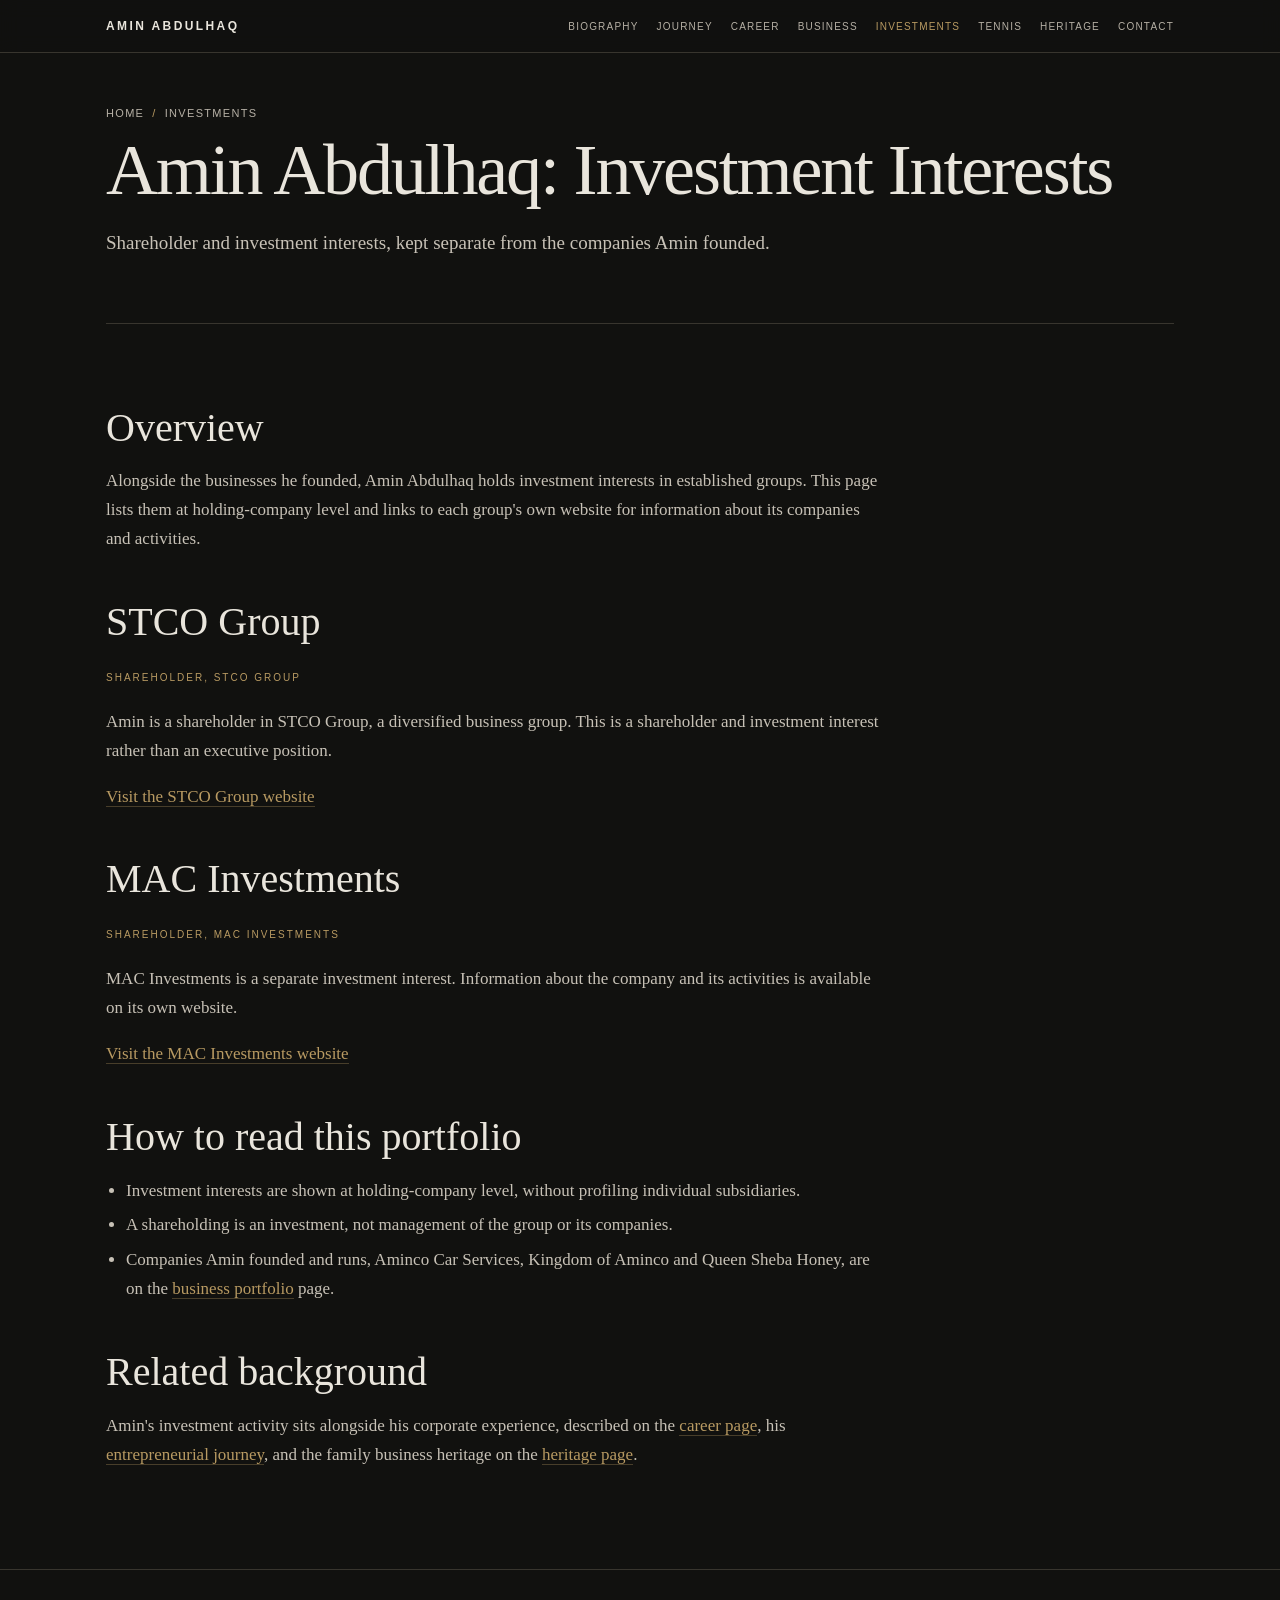
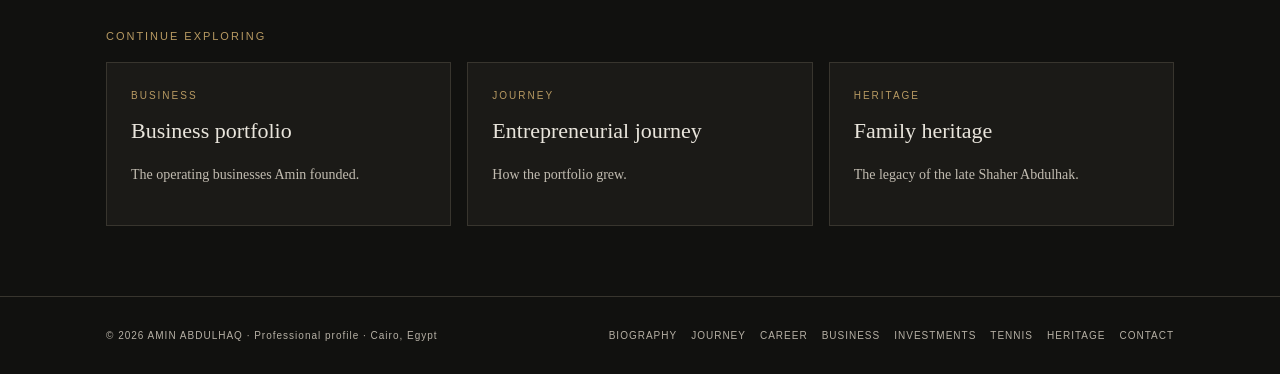
<file: investments/index.html>
<!doctype html>
<html lang="en"><head><meta charset="utf-8"><meta name="viewport" content="width=device-width,initial-scale=1">
<title>Amin Abdulhaq | Investment Interests</title>
<meta name="description" content="Investment interests of Amin Abdulhaq: Shareholder, STCO Group and Shareholder, MAC Investments, shown at holding-company level.">
<meta name="robots" content="index,follow,max-image-preview:large">
<meta name="author" content="Amin Abdulhaq">
<link rel="canonical" href="https://aminabdulhaq.com/investments/">
<meta name="theme-color" content="#11110f">
<meta property="og:type" content="website"><meta property="og:url" content="https://aminabdulhaq.com/investments/"><meta property="og:site_name" content="Amin Abdulhaq"><meta property="og:locale" content="en_US">
<meta property="og:title" content="Amin Abdulhaq | Investment Interests"><meta property="og:description" content="Investment interests of Amin Abdulhaq: Shareholder, STCO Group and Shareholder, MAC Investments, shown at holding-company level.">
<meta property="og:image" content="https://aminabdulhaq.com/assets/img/og-image.jpg"><meta property="og:image:width" content="1200"><meta property="og:image:height" content="630"><meta property="og:image:alt" content="Amin Abdulhaq seated in a dark suit with the Cairo skyline at sunset behind him">
<meta name="twitter:card" content="summary_large_image"><meta name="twitter:title" content="Amin Abdulhaq | Investment Interests"><meta name="twitter:description" content="Investment interests of Amin Abdulhaq: Shareholder, STCO Group and Shareholder, MAC Investments, shown at holding-company level."><meta name="twitter:image" content="https://aminabdulhaq.com/assets/img/og-image.jpg"><meta name="twitter:image:alt" content="Amin Abdulhaq seated in a dark suit with the Cairo skyline at sunset behind him">
<link rel="preload" href="/assets/style.css" as="style">
<link rel="stylesheet" href="/assets/style.css">
<script type="application/ld+json">{"@context":"https://schema.org","@graph":[{"@type":"WebPage","@id":"https://aminabdulhaq.com/investments/#webpage","url":"https://aminabdulhaq.com/investments/","name":"Amin Abdulhaq | Investment Interests","description":"Investment interests of Amin Abdulhaq: Shareholder, STCO Group and Shareholder, MAC Investments, shown at holding-company level.","isPartOf":{"@type":"WebSite","@id":"https://aminabdulhaq.com/#website","url":"https://aminabdulhaq.com/","name":"Amin Abdulhaq"},"inLanguage":"en","primaryImageOfPage":{"@type":"ImageObject","url":"https://aminabdulhaq.com/assets/img/og-image.jpg"},"dateModified":"2026-11-06T00:23:23+02:00","about":{"@id":"https://aminabdulhaq.com/#person"}},{"@type":"BreadcrumbList","itemListElement":[{"@type":"ListItem","position":1,"name":"Home","item":"https://aminabdulhaq.com/"},{"@type":"ListItem","position":2,"name":"Investments","item":"https://aminabdulhaq.com/investments/"}]},{"@type":"Person","@id":"https://aminabdulhaq.com/#person","name":"Amin Abdulhaq","url":"https://aminabdulhaq.com/"}]}</script>
</head><body>
<a class="skip" href="#main">Skip to content</a>
<nav aria-label="Main"><div class="nav"><a class="brand" href="/">AMIN ABDULHAQ</a><div class="links"><a href="/about/">Biography</a><a href="/journey/">Journey</a><a href="/career/">Career</a><a href="/business/">Business</a><a href="/investments/" aria-current="page">Investments</a><a href="/tennis/">Tennis</a><a href="/heritage/">Heritage</a><a href="/contact/">Contact</a></div></div></nav>
<main id="main">
<div class="wrap"><header class="pagehead"><div class="crumbs"><a href="/">Home</a><span>/</span>Investments</div><h1>Amin Abdulhaq: Investment Interests</h1><p class="lead">Shareholder and investment interests, kept separate from the companies Amin founded.</p></header></div><div class="wrap"><section style="border-top:1px solid var(--line)"><div class="prose"><h2>Overview</h2>
<p>Alongside the businesses he founded, Amin Abdulhaq holds investment interests in established groups. This page lists them at holding-company level and links to each group's own website for information about its companies and activities.</p>
<h2>STCO Group</h2>
<p><span class="meta">Shareholder, STCO Group</span></p>
<p>Amin is a shareholder in STCO Group, a diversified business group. This is a shareholder and investment interest rather than an executive position.</p>
<p><a class="inline" href="https://stcogroup.com" target="_blank" rel="noopener">Visit the STCO Group website</a></p>
<h2>MAC Investments</h2>
<p><span class="meta">Shareholder, MAC Investments</span></p>
<p>MAC Investments is a separate investment interest. Information about the company and its activities is available on its own website.</p>
<p><a class="inline" href="https://www.mac.com.eg" target="_blank" rel="noopener">Visit the MAC Investments website</a></p>
<h2>How to read this portfolio</h2>
<ul>
<li>Investment interests are shown at holding-company level, without profiling individual subsidiaries.</li>
<li>A shareholding is an investment, not management of the group or its companies.</li>
<li>Companies Amin founded and runs, Aminco Car Services, Kingdom of Aminco and Queen Sheba Honey, are on the <a class="inline" href="/business/">business portfolio</a> page.</li>
</ul>
<h2>Related background</h2>
<p>Amin's investment activity sits alongside his corporate experience, described on the <a class="inline" href="/career/">career page</a>, his <a class="inline" href="/journey/">entrepreneurial journey</a>, and the family business heritage on the <a class="inline" href="/heritage/">heritage page</a>.</p></div></section></div><aside class="related"><div class="wrap"><h2>Continue exploring</h2><div class="grid"><div class="card"><div class="meta">Business</div><h3><a href="/business/">Business portfolio</a></h3><p>The operating businesses Amin founded.</p></div><div class="card"><div class="meta">Journey</div><h3><a href="/journey/">Entrepreneurial journey</a></h3><p>How the portfolio grew.</p></div><div class="card"><div class="meta">Heritage</div><h3><a href="/heritage/">Family heritage</a></h3><p>The legacy of the late Shaher Abdulhak.</p></div></div></div></aside>
</main>
<footer><div class="wrap foot"><span>© 2026 AMIN ABDULHAQ · Professional profile · Cairo, Egypt</span><nav aria-label="Footer"><ul><li><a href="/about/">Biography</a></li><li><a href="/journey/">Journey</a></li><li><a href="/career/">Career</a></li><li><a href="/business/">Business</a></li><li><a href="/investments/">Investments</a></li><li><a href="/tennis/">Tennis</a></li><li><a href="/heritage/">Heritage</a></li><li><a href="/contact/">Contact</a></li></ul></nav></div></footer>
</body></html>
</file>
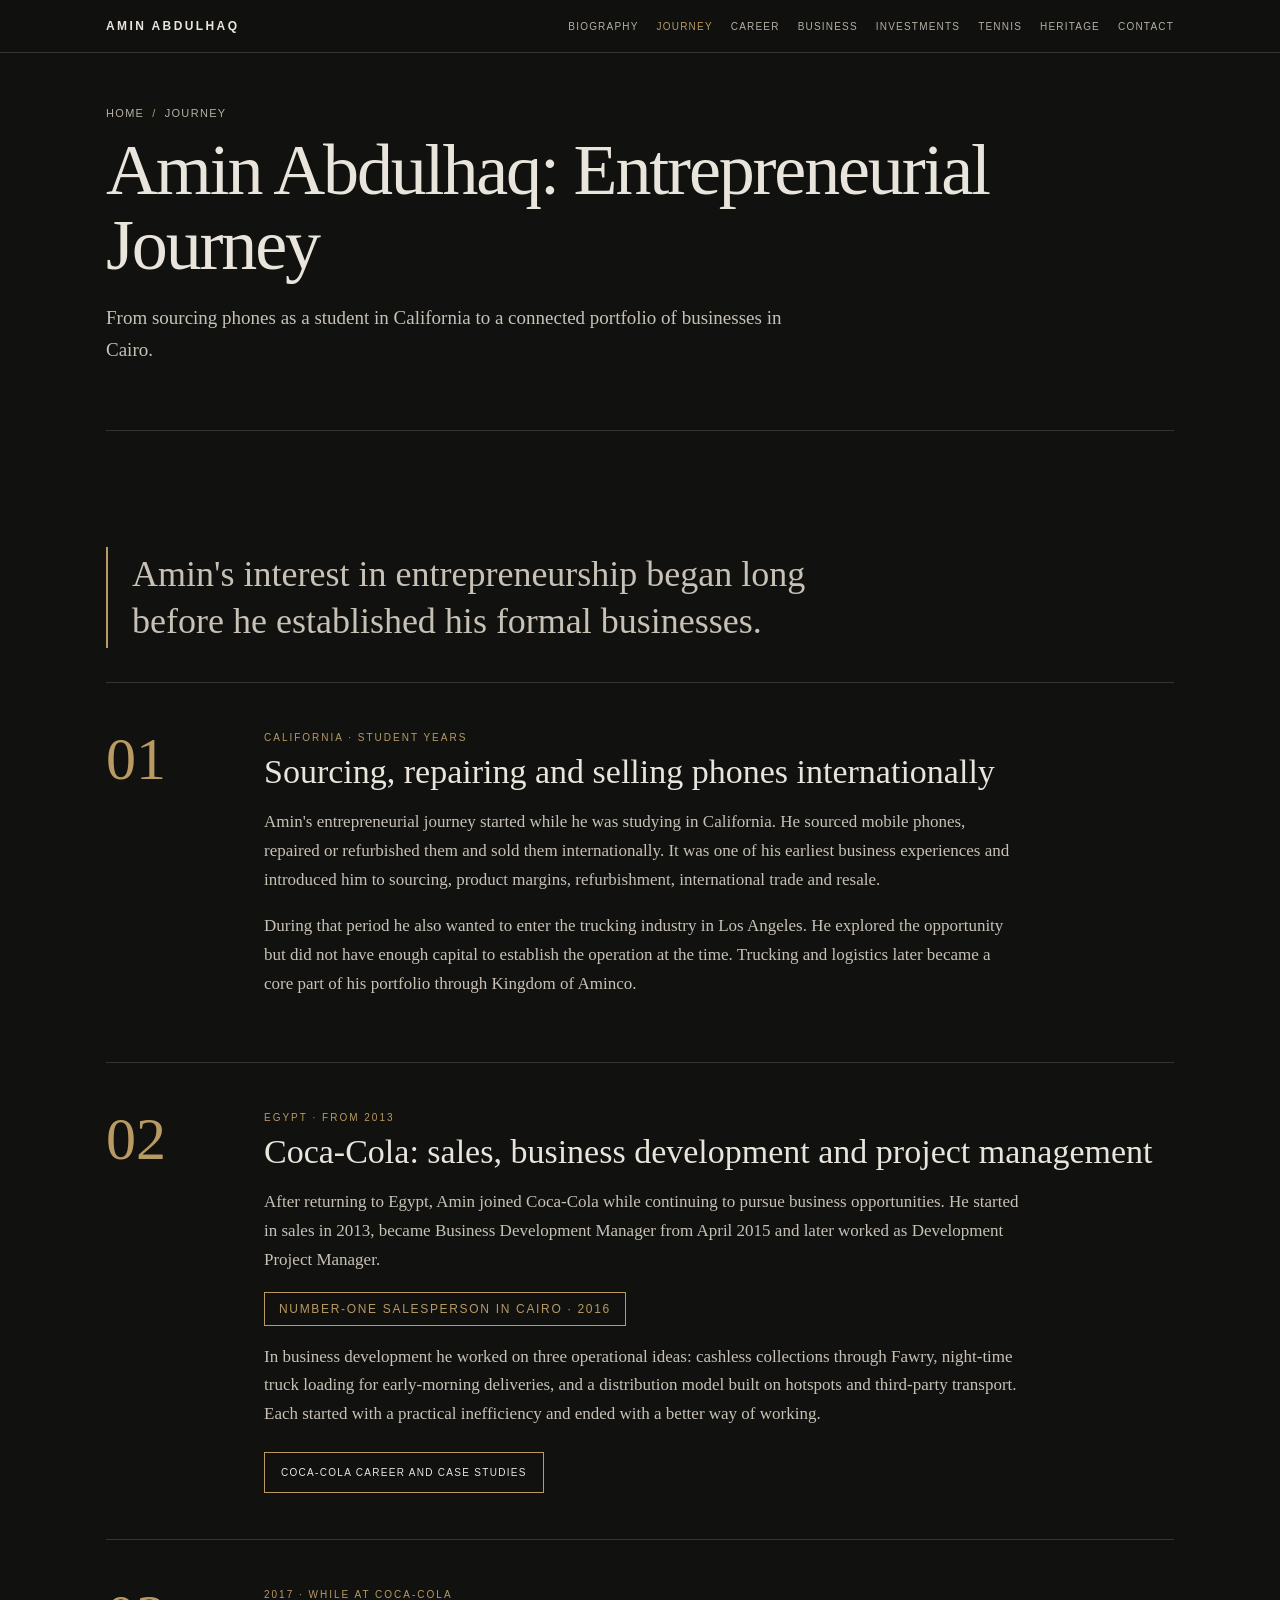
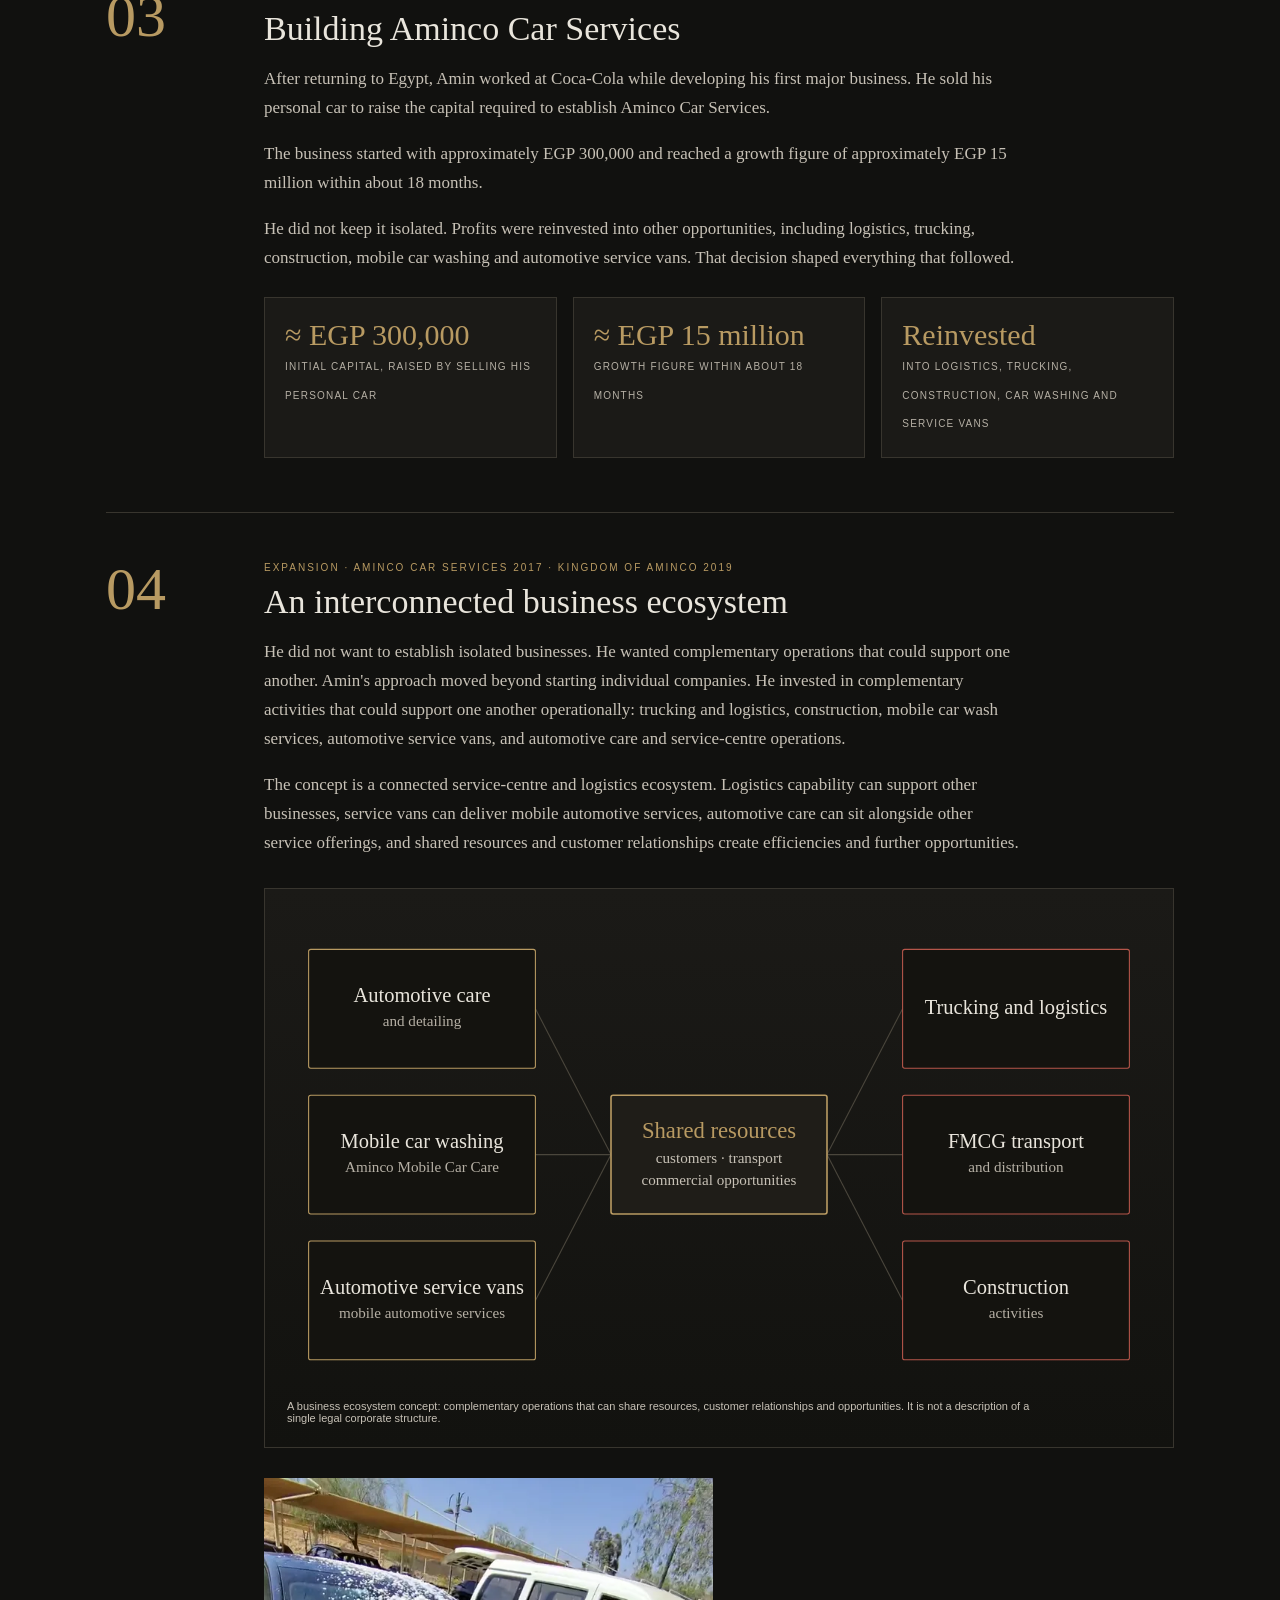
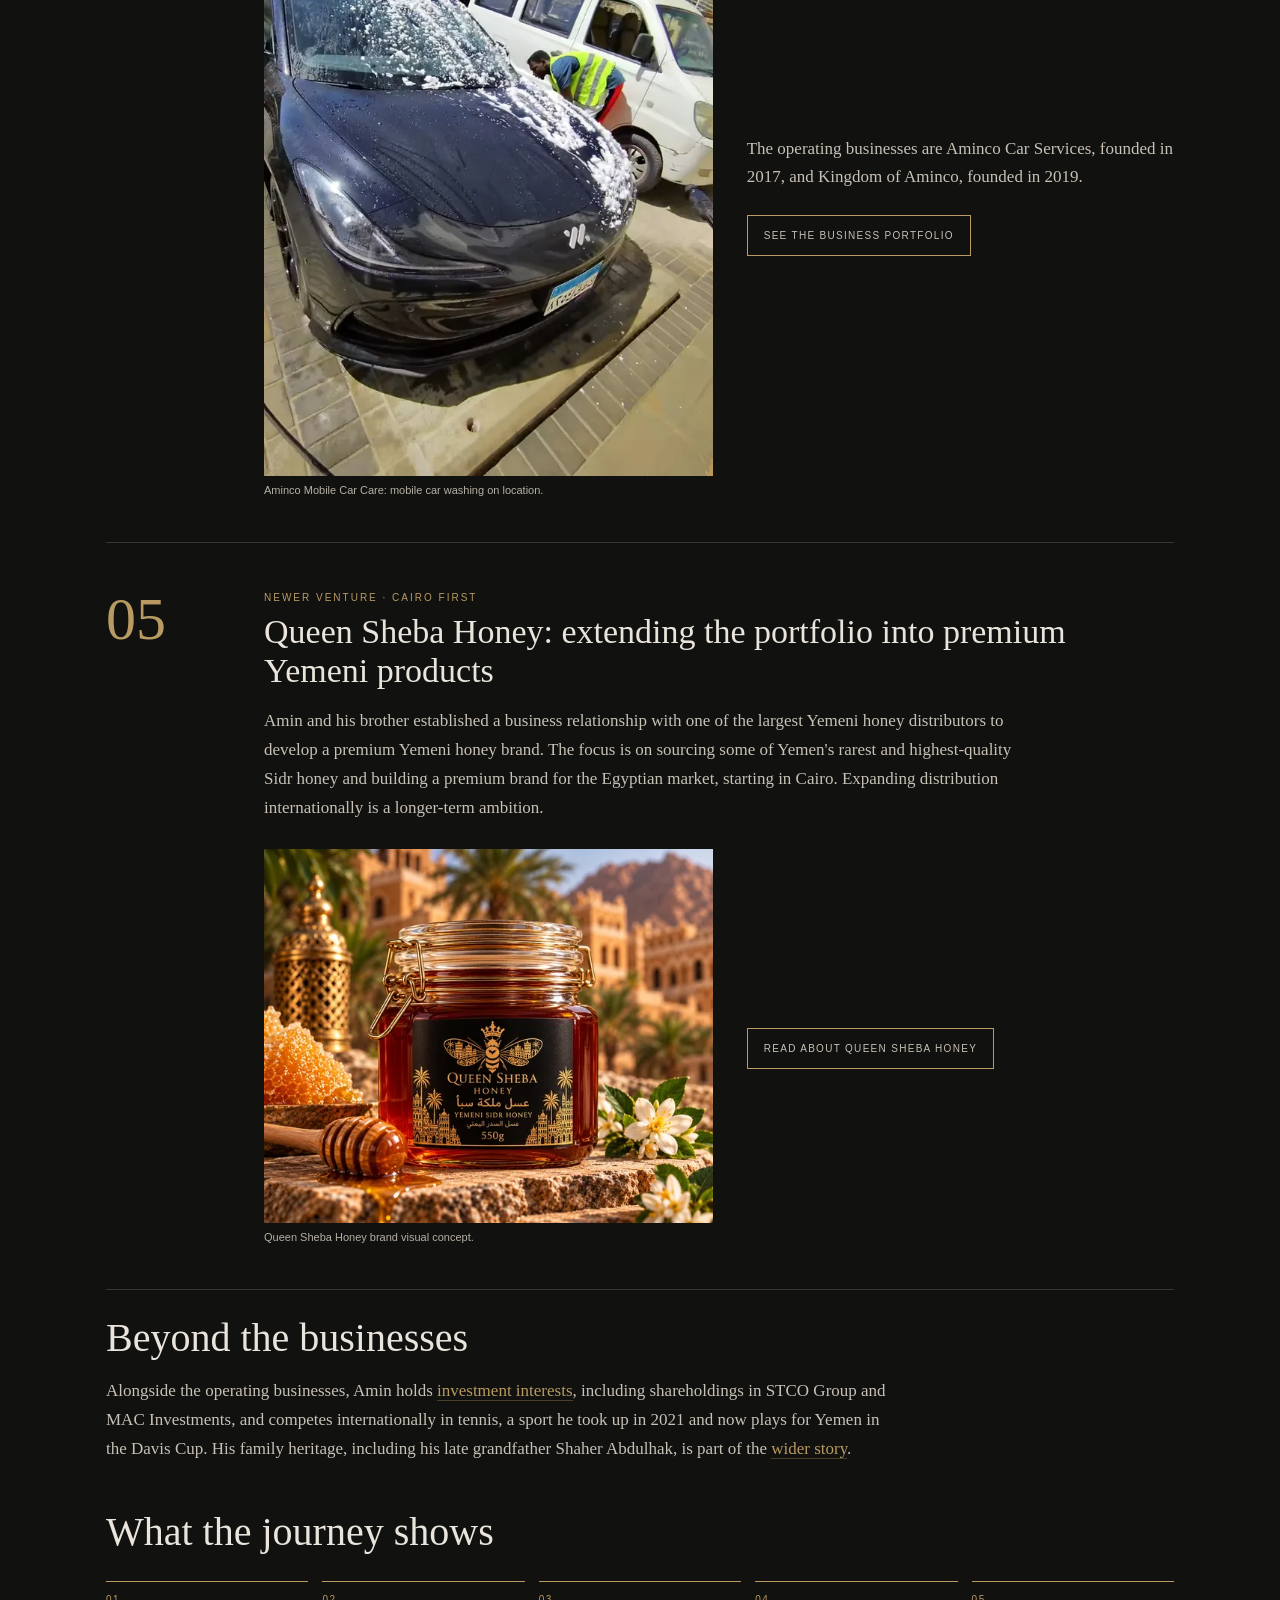
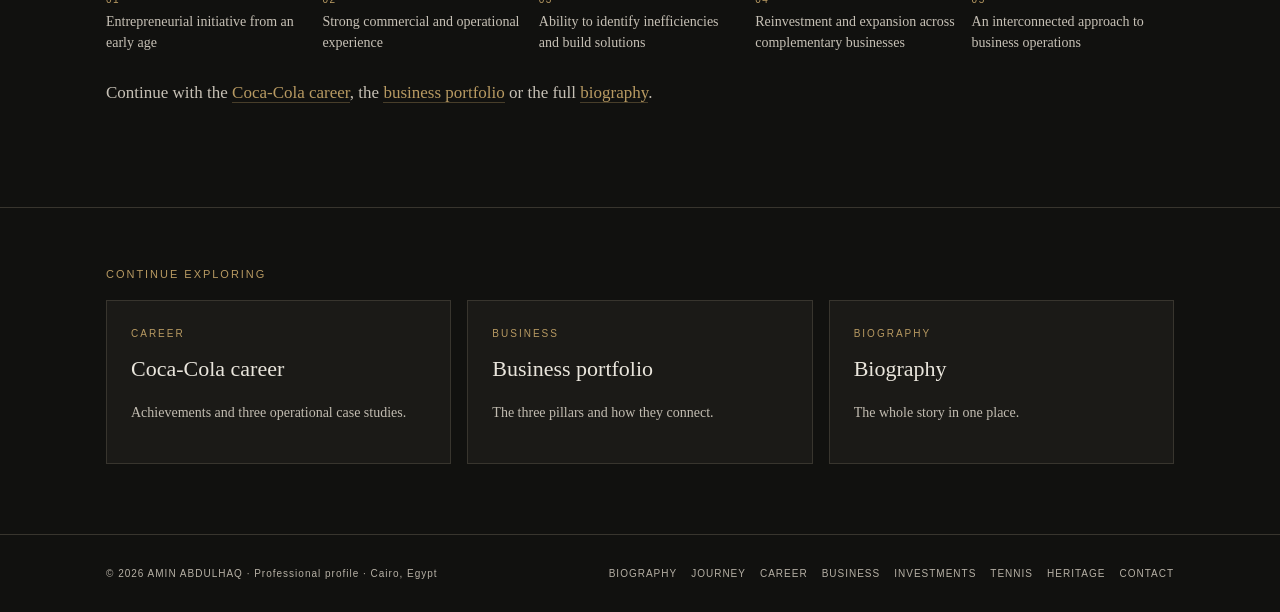
<file: journey/index.html>
<!doctype html>
<html lang="en"><head><meta charset="utf-8"><meta name="viewport" content="width=device-width,initial-scale=1">
<title>Amin Abdulhaq | Entrepreneurial Journey &amp; Business Story</title>
<meta name="description" content="Amin Abdulhaq&#x27;s entrepreneurial journey: phone trading in California, Coca-Cola, Aminco Car Services built from EGP 300,000, and a connected business ecosystem.">
<meta name="robots" content="index,follow,max-image-preview:large">
<meta name="author" content="Amin Abdulhaq">
<link rel="canonical" href="https://aminabdulhaq.com/journey/">
<meta name="theme-color" content="#11110f">
<meta property="og:type" content="website"><meta property="og:url" content="https://aminabdulhaq.com/journey/"><meta property="og:site_name" content="Amin Abdulhaq"><meta property="og:locale" content="en_US">
<meta property="og:title" content="Amin Abdulhaq | Entrepreneurial Journey &amp; Business Story"><meta property="og:description" content="Amin Abdulhaq&#x27;s entrepreneurial journey: phone trading in California, Coca-Cola, Aminco Car Services built from EGP 300,000, and a connected business ecosystem.">
<meta property="og:image" content="https://aminabdulhaq.com/assets/img/og-image.jpg"><meta property="og:image:width" content="1200"><meta property="og:image:height" content="630"><meta property="og:image:alt" content="Amin Abdulhaq seated in a dark suit with the Cairo skyline at sunset behind him">
<meta name="twitter:card" content="summary_large_image"><meta name="twitter:title" content="Amin Abdulhaq | Entrepreneurial Journey &amp; Business Story"><meta name="twitter:description" content="Amin Abdulhaq&#x27;s entrepreneurial journey: phone trading in California, Coca-Cola, Aminco Car Services built from EGP 300,000, and a connected business ecosystem."><meta name="twitter:image" content="https://aminabdulhaq.com/assets/img/og-image.jpg"><meta name="twitter:image:alt" content="Amin Abdulhaq seated in a dark suit with the Cairo skyline at sunset behind him">
<link rel="preload" href="/assets/style.css" as="style">
<link rel="stylesheet" href="/assets/style.css">
<script type="application/ld+json">{"@context":"https://schema.org","@graph":[{"@type":"WebPage","@id":"https://aminabdulhaq.com/journey/#webpage","url":"https://aminabdulhaq.com/journey/","name":"Amin Abdulhaq | Entrepreneurial Journey & Business Story","description":"Amin Abdulhaq's entrepreneurial journey: phone trading in California, Coca-Cola, Aminco Car Services built from EGP 300,000, and a connected business ecosystem.","isPartOf":{"@type":"WebSite","@id":"https://aminabdulhaq.com/#website","url":"https://aminabdulhaq.com/","name":"Amin Abdulhaq"},"inLanguage":"en","primaryImageOfPage":{"@type":"ImageObject","url":"https://aminabdulhaq.com/assets/img/og-image.jpg"},"dateModified":"2026-11-06T00:23:23+02:00","about":{"@id":"https://aminabdulhaq.com/#person"}},{"@type":"BreadcrumbList","itemListElement":[{"@type":"ListItem","position":1,"name":"Home","item":"https://aminabdulhaq.com/"},{"@type":"ListItem","position":2,"name":"Journey","item":"https://aminabdulhaq.com/journey/"}]},{"@type":"Person","@id":"https://aminabdulhaq.com/#person","name":"Amin Abdulhaq","url":"https://aminabdulhaq.com/"}]}</script>
</head><body>
<a class="skip" href="#main">Skip to content</a>
<nav aria-label="Main"><div class="nav"><a class="brand" href="/">AMIN ABDULHAQ</a><div class="links"><a href="/about/">Biography</a><a href="/journey/" aria-current="page">Journey</a><a href="/career/">Career</a><a href="/business/">Business</a><a href="/investments/">Investments</a><a href="/tennis/">Tennis</a><a href="/heritage/">Heritage</a><a href="/contact/">Contact</a></div></div></nav>
<main id="main">
<div class="wrap"><header class="pagehead"><div class="crumbs"><a href="/">Home</a><span>/</span>Journey</div><h1>Amin Abdulhaq: Entrepreneurial Journey</h1><p class="lead">From sourcing phones as a student in California to a connected portfolio of businesses in Cairo.</p></header></div><div class="wrap"><section style="border-top:1px solid var(--line)"><div class="prose wide"><div class="measure"><p class="pull">Amin's interest in entrepreneurship began long before he established his formal businesses.</p></div>
<div class="jt">
<div class="jt-step" id="california"><div class="jt-no">01</div><div class="jt-body"><div class="meta">California · Student years</div><h2>Sourcing, repairing and selling phones internationally</h2>
<p>Amin's entrepreneurial journey started while he was studying in California. He sourced mobile phones, repaired or refurbished them and sold them internationally. It was one of his earliest business experiences and introduced him to sourcing, product margins, refurbishment, international trade and resale.</p>
<p>During that period he also wanted to enter the trucking industry in Los Angeles. He explored the opportunity but did not have enough capital to establish the operation at the time. Trucking and logistics later became a core part of his portfolio through Kingdom of Aminco.</p>
</div></div>
<div class="jt-step" id="coca-cola"><div class="jt-no">02</div><div class="jt-body"><div class="meta">Egypt · From 2013</div><h2>Coca-Cola: sales, business development and project management</h2>
<p>After returning to Egypt, Amin joined Coca-Cola while continuing to pursue business opportunities. He started in sales in 2013, became Business Development Manager from April 2015 and later worked as Development Project Manager.</p>
<p class="badge-line"><strong>Number-one salesperson in Cairo · 2016</strong></p>
<p>In business development he worked on three operational ideas: cashless collections through Fawry, night-time truck loading for early-morning deliveries, and a distribution model built on hotspots and third-party transport. Each started with a practical inefficiency and ended with a better way of working.</p>
<a class="btn" href="/career/">Coca-Cola career and case studies</a></div></div>
<div class="jt-step" id="first-business"><div class="jt-no">03</div><div class="jt-body"><div class="meta">2017 · While at Coca-Cola</div><h2>Building Aminco Car Services</h2>
<p>After returning to Egypt, Amin worked at Coca-Cola while developing his first major business. He sold his personal car to raise the capital required to establish Aminco Car Services.</p>
<p>The business started with approximately EGP 300,000 and reached a growth figure of approximately EGP 15 million within about 18 months.</p>
<p>He did not keep it isolated. Profits were reinvested into other opportunities, including logistics, trucking, construction, mobile car washing and automotive service vans. That decision shaped everything that followed.</p>
<div class="facts"><div class="fact"><strong>≈ EGP 300,000</strong><span>Initial capital, raised by selling his personal car</span></div><div class="fact"><strong>≈ EGP 15 million</strong><span>Growth figure within about 18 months</span></div><div class="fact"><strong>Reinvested</strong><span>Into logistics, trucking, construction, car washing and service vans</span></div></div></div></div>
<div class="jt-step" id="ecosystem"><div class="jt-no">04</div><div class="jt-body"><div class="meta">Expansion · Aminco Car Services 2017 · Kingdom of Aminco 2019</div><h2>An interconnected business ecosystem</h2>
<p>He did not want to establish isolated businesses. He wanted complementary operations that could support one another. Amin's approach moved beyond starting individual companies. He invested in complementary activities that could support one another operationally: trucking and logistics, construction, mobile car wash services, automotive service vans, and automotive care and service-centre operations.</p>
<p>The concept is a connected service-centre and logistics ecosystem. Logistics capability can support other businesses, service vans can deliver mobile automotive services, automotive care can sit alongside other service offerings, and shared resources and customer relationships create efficiencies and further opportunities.</p>
<div class="eco-fig"><svg class="eco-svg eco-d" viewBox="0 0 800 440" role="img" aria-label="Diagram: automotive care, mobile car washing and service vans on the left, trucking, FMCG distribution and construction on the right, all connected through shared resources, customers and commercial opportunities"><line x1="230" y1="85" x2="300" y2="220" class="el"/><g class="en ea"><rect x="20" y="30" width="210" height="110" rx="2"/><text x="125.0" y="79.0" text-anchor="middle" class="et">Automotive care</text><text x="125.0" y="101.0" text-anchor="middle" class="es">and detailing</text></g><line x1="230" y1="220" x2="300" y2="220" class="el"/><g class="en ea"><rect x="20" y="165" width="210" height="110" rx="2"/><text x="125.0" y="214.0" text-anchor="middle" class="et">Mobile car washing</text><text x="125.0" y="236.0" text-anchor="middle" class="es">Aminco Mobile Car Care</text></g><line x1="230" y1="355" x2="300" y2="220" class="el"/><g class="en ea"><rect x="20" y="300" width="210" height="110" rx="2"/><text x="125.0" y="349.0" text-anchor="middle" class="et">Automotive service vans</text><text x="125.0" y="371.0" text-anchor="middle" class="es">mobile automotive services</text></g><line x1="570" y1="85" x2="500" y2="220" class="el"/><g class="en eb"><rect x="570" y="30" width="210" height="110" rx="2"/><text x="675.0" y="90.0" text-anchor="middle" class="et">Trucking and logistics</text></g><line x1="570" y1="220" x2="500" y2="220" class="el"/><g class="en eb"><rect x="570" y="165" width="210" height="110" rx="2"/><text x="675.0" y="214.0" text-anchor="middle" class="et">FMCG transport</text><text x="675.0" y="236.0" text-anchor="middle" class="es">and distribution</text></g><line x1="570" y1="355" x2="500" y2="220" class="el"/><g class="en eb"><rect x="570" y="300" width="210" height="110" rx="2"/><text x="675.0" y="349.0" text-anchor="middle" class="et">Construction</text><text x="675.0" y="371.0" text-anchor="middle" class="es">activities</text></g><g class="hub"><rect x="300" y="165" width="200" height="110" rx="2"/><text x="400" y="205" text-anchor="middle" class="ht">Shared resources</text><text x="400" y="228" text-anchor="middle" class="hs">customers · transport</text><text x="400" y="248" text-anchor="middle" class="hs">commercial opportunities</text></g></svg><svg class="eco-svg eco-m" viewBox="0 0 360 600" role="img" aria-label="Diagram: shared resources, customers and commercial opportunities connecting automotive care, mobile car washing, service vans, trucking and logistics, FMCG distribution and construction"><g class="hub"><rect x="60" y="10" width="240" height="90" rx="2"/><text x="180" y="46" text-anchor="middle" class="ht">Shared resources</text><text x="180" y="68" text-anchor="middle" class="hs">customers · transport</text><text x="180" y="86" text-anchor="middle" class="hs">commercial opportunities</text></g><line x1="130" y1="100" x2="95" y2="150" class="el"/><line x1="230" y1="100" x2="265" y2="150" class="el"/><line x1="130" y1="100" x2="95" y2="280" class="el"/><line x1="230" y1="100" x2="265" y2="280" class="el"/><line x1="130" y1="100" x2="95" y2="410" class="el"/><line x1="230" y1="100" x2="265" y2="410" class="el"/><g class="en ea"><rect x="10" y="150" width="170" height="100" rx="2"/><text x="95.0" y="194.0" text-anchor="middle" class="et sm">Automotive care</text><text x="95.0" y="216.0" text-anchor="middle" class="es sm">and detailing</text></g><g class="en ea"><rect x="10" y="280" width="170" height="100" rx="2"/><text x="95.0" y="324.0" text-anchor="middle" class="et sm">Mobile car washing</text><text x="95.0" y="346.0" text-anchor="middle" class="es sm">Aminco Mobile Car Care</text></g><g class="en ea"><rect x="10" y="410" width="170" height="100" rx="2"/><text x="95.0" y="454.0" text-anchor="middle" class="et sm">Automotive service vans</text><text x="95.0" y="476.0" text-anchor="middle" class="es sm">mobile automotive services</text></g><g class="en eb"><rect x="190" y="150" width="160" height="100" rx="2"/><text x="270.0" y="205.0" text-anchor="middle" class="et sm">Trucking and logistics</text></g><g class="en eb"><rect x="190" y="280" width="160" height="100" rx="2"/><text x="270.0" y="324.0" text-anchor="middle" class="et sm">FMCG transport</text><text x="270.0" y="346.0" text-anchor="middle" class="es sm">and distribution</text></g><g class="en eb"><rect x="190" y="410" width="160" height="100" rx="2"/><text x="270.0" y="454.0" text-anchor="middle" class="et sm">Construction</text><text x="270.0" y="476.0" text-anchor="middle" class="es sm">activities</text></g></svg><p class="caption">A business ecosystem concept: complementary operations that can share resources, customer relationships and opportunities. It is not a description of a single legal corporate structure.</p></div><div class="spread" style="margin-bottom:0"><div><picture><source type="image/webp" srcset="/assets/img/carwash-foam-van-600.webp 600w, /assets/img/carwash-foam-van-1200.webp 1200w" sizes="(max-width:760px) 100vw, 420px"><img src="/assets/img/carwash-foam-van-1200.jpg" srcset="/assets/img/carwash-foam-van-600.jpg 600w, /assets/img/carwash-foam-van-1200.jpg 1200w" sizes="(max-width:760px) 100vw, 420px" width="1200" height="1600" alt="Aminco mobile car wash technician in a high-visibility vest foaming a black car beside a white service van" loading="lazy" decoding="async"></picture><div class="caption">Aminco Mobile Car Care: mobile car washing on location.</div></div><div class="copy"><p>The operating businesses are Aminco Car Services, founded in 2017, and Kingdom of Aminco, founded in 2019.</p><a class="btn" href="/business/">See the business portfolio</a></div></div></div></div>
<div class="jt-step" id="queen-sheba"><div class="jt-no">05</div><div class="jt-body"><div class="meta">Newer venture · Cairo first</div><h2>Queen Sheba Honey: extending the portfolio into premium Yemeni products</h2>
<p>Amin and his brother established a business relationship with one of the largest Yemeni honey distributors to develop a premium Yemeni honey brand. The focus is on sourcing some of Yemen's rarest and highest-quality Sidr honey and building a premium brand for the Egyptian market, starting in Cairo. Expanding distribution internationally is a longer-term ambition.</p>
<div class="spread" style="margin-bottom:0"><div><picture><source type="image/webp" srcset="/assets/img/queen-sheba-jar-600.webp 600w, /assets/img/queen-sheba-jar-1200.webp 1200w" sizes="(max-width:760px) 100vw, 520px"><img src="/assets/img/queen-sheba-jar-1200.jpg" srcset="/assets/img/queen-sheba-jar-600.jpg 600w, /assets/img/queen-sheba-jar-1200.jpg 1200w" sizes="(max-width:760px) 100vw, 520px" width="1200" height="1000" alt="Queen Sheba Yemeni Sidr honey in a glass jar with a black and gold label, honeycomb and a wooden dipper" loading="lazy" decoding="async"></picture><div class="caption">Queen Sheba Honey brand visual concept.</div></div><div class="copy"><a class="btn" href="/business/#queen-sheba-honey">Read about Queen Sheba Honey</a></div></div></div></div>
</div>
<div class="measure"><h2>Beyond the businesses</h2><p>Alongside the operating businesses, Amin holds <a class="inline" href="/investments/">investment interests</a>, including shareholdings in STCO Group and MAC Investments, and competes internationally in tennis, a sport he took up in 2021 and now plays for Yemen in the Davis Cup. His family heritage, including his late grandfather Shaher Abdulhak, is part of the <a class="inline" href="/heritage/">wider story</a>.</p><h2>What the journey shows</h2></div>
<div class="qual"><div><strong>01</strong>Entrepreneurial initiative from an early age</div><div><strong>02</strong>Strong commercial and operational experience</div><div><strong>03</strong>Ability to identify inefficiencies and build solutions</div><div><strong>04</strong>Reinvestment and expansion across complementary businesses</div><div><strong>05</strong>An interconnected approach to business operations</div></div>
<div class="measure"><p>Continue with the <a class="inline" href="/career/">Coca-Cola career</a>, the <a class="inline" href="/business/">business portfolio</a> or the full <a class="inline" href="/about/">biography</a>.</p></div></div></section></div><aside class="related"><div class="wrap"><h2>Continue exploring</h2><div class="grid"><div class="card"><div class="meta">Career</div><h3><a href="/career/">Coca-Cola career</a></h3><p>Achievements and three operational case studies.</p></div><div class="card"><div class="meta">Business</div><h3><a href="/business/">Business portfolio</a></h3><p>The three pillars and how they connect.</p></div><div class="card"><div class="meta">Biography</div><h3><a href="/about/">Biography</a></h3><p>The whole story in one place.</p></div></div></div></aside>
</main>
<footer><div class="wrap foot"><span>© 2026 AMIN ABDULHAQ · Professional profile · Cairo, Egypt</span><nav aria-label="Footer"><ul><li><a href="/about/">Biography</a></li><li><a href="/journey/">Journey</a></li><li><a href="/career/">Career</a></li><li><a href="/business/">Business</a></li><li><a href="/investments/">Investments</a></li><li><a href="/tennis/">Tennis</a></li><li><a href="/heritage/">Heritage</a></li><li><a href="/contact/">Contact</a></li></ul></nav></div></footer>
</body></html>
</file>
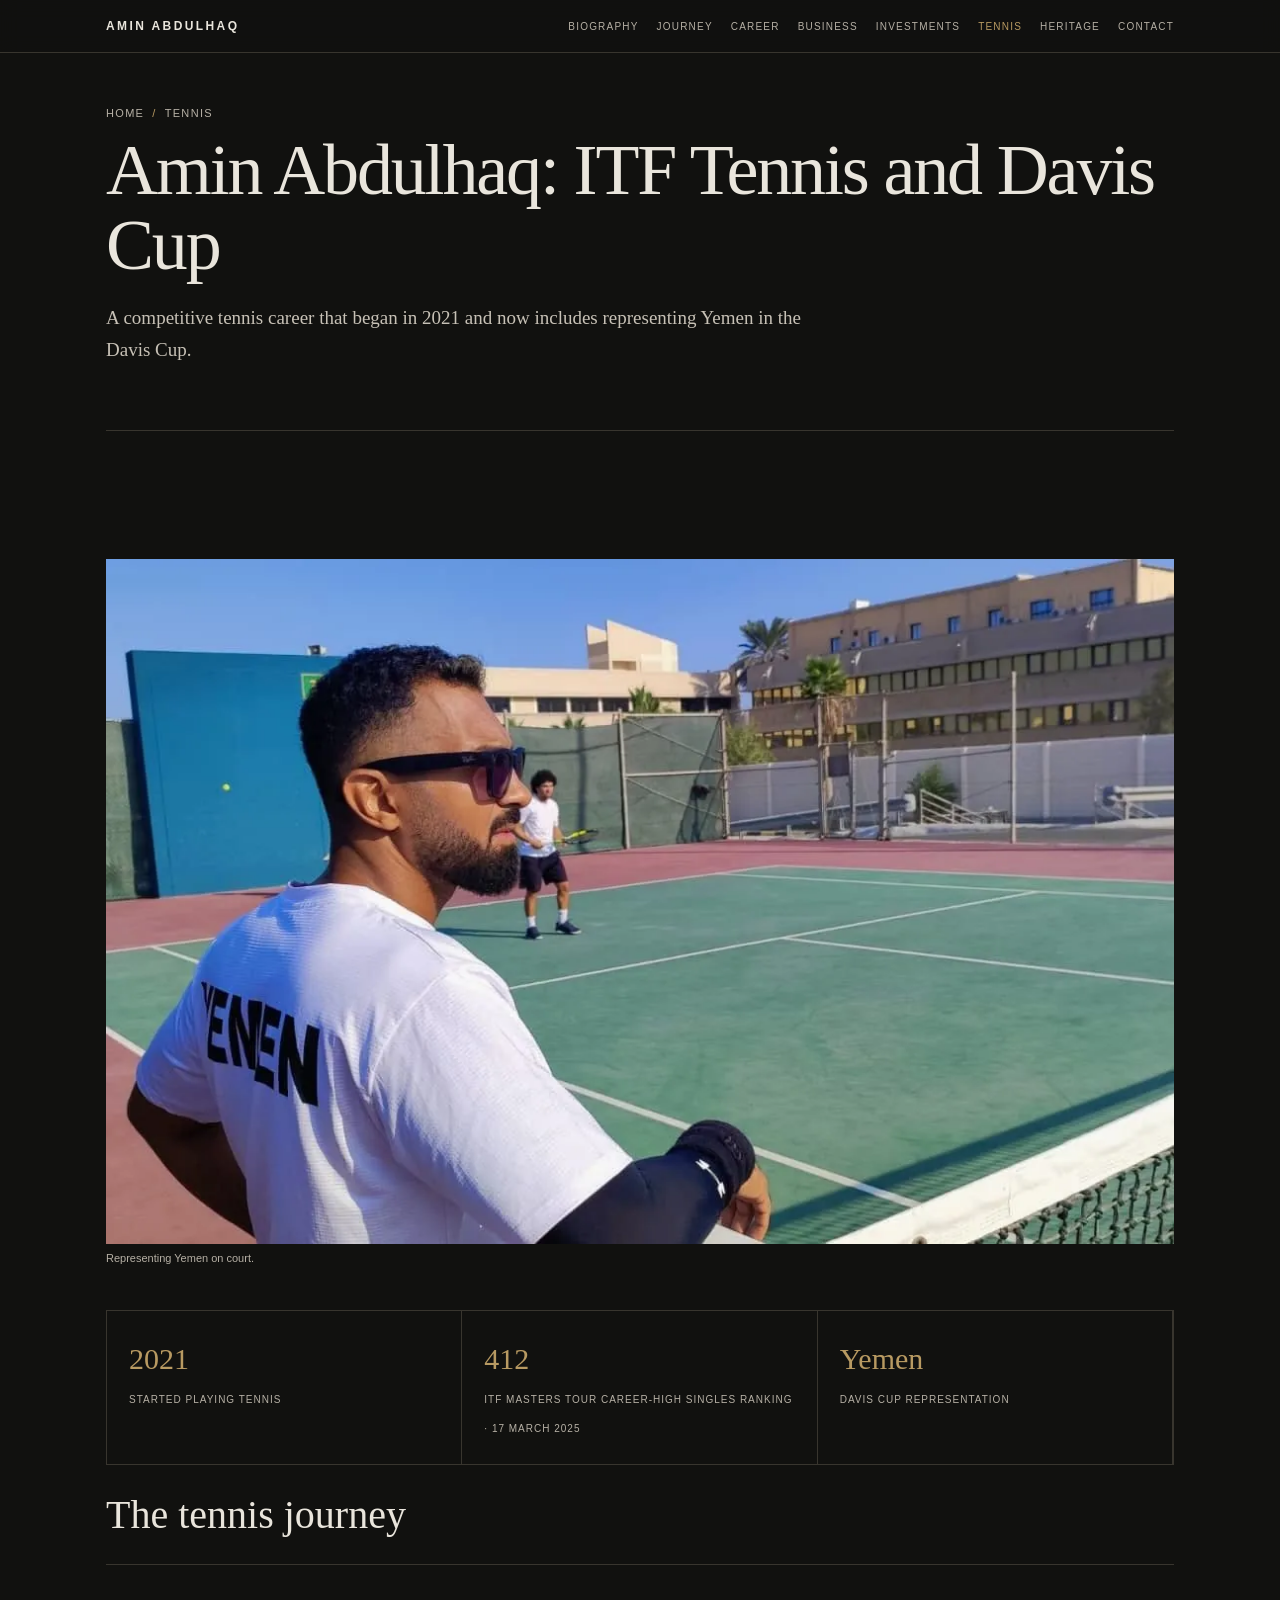
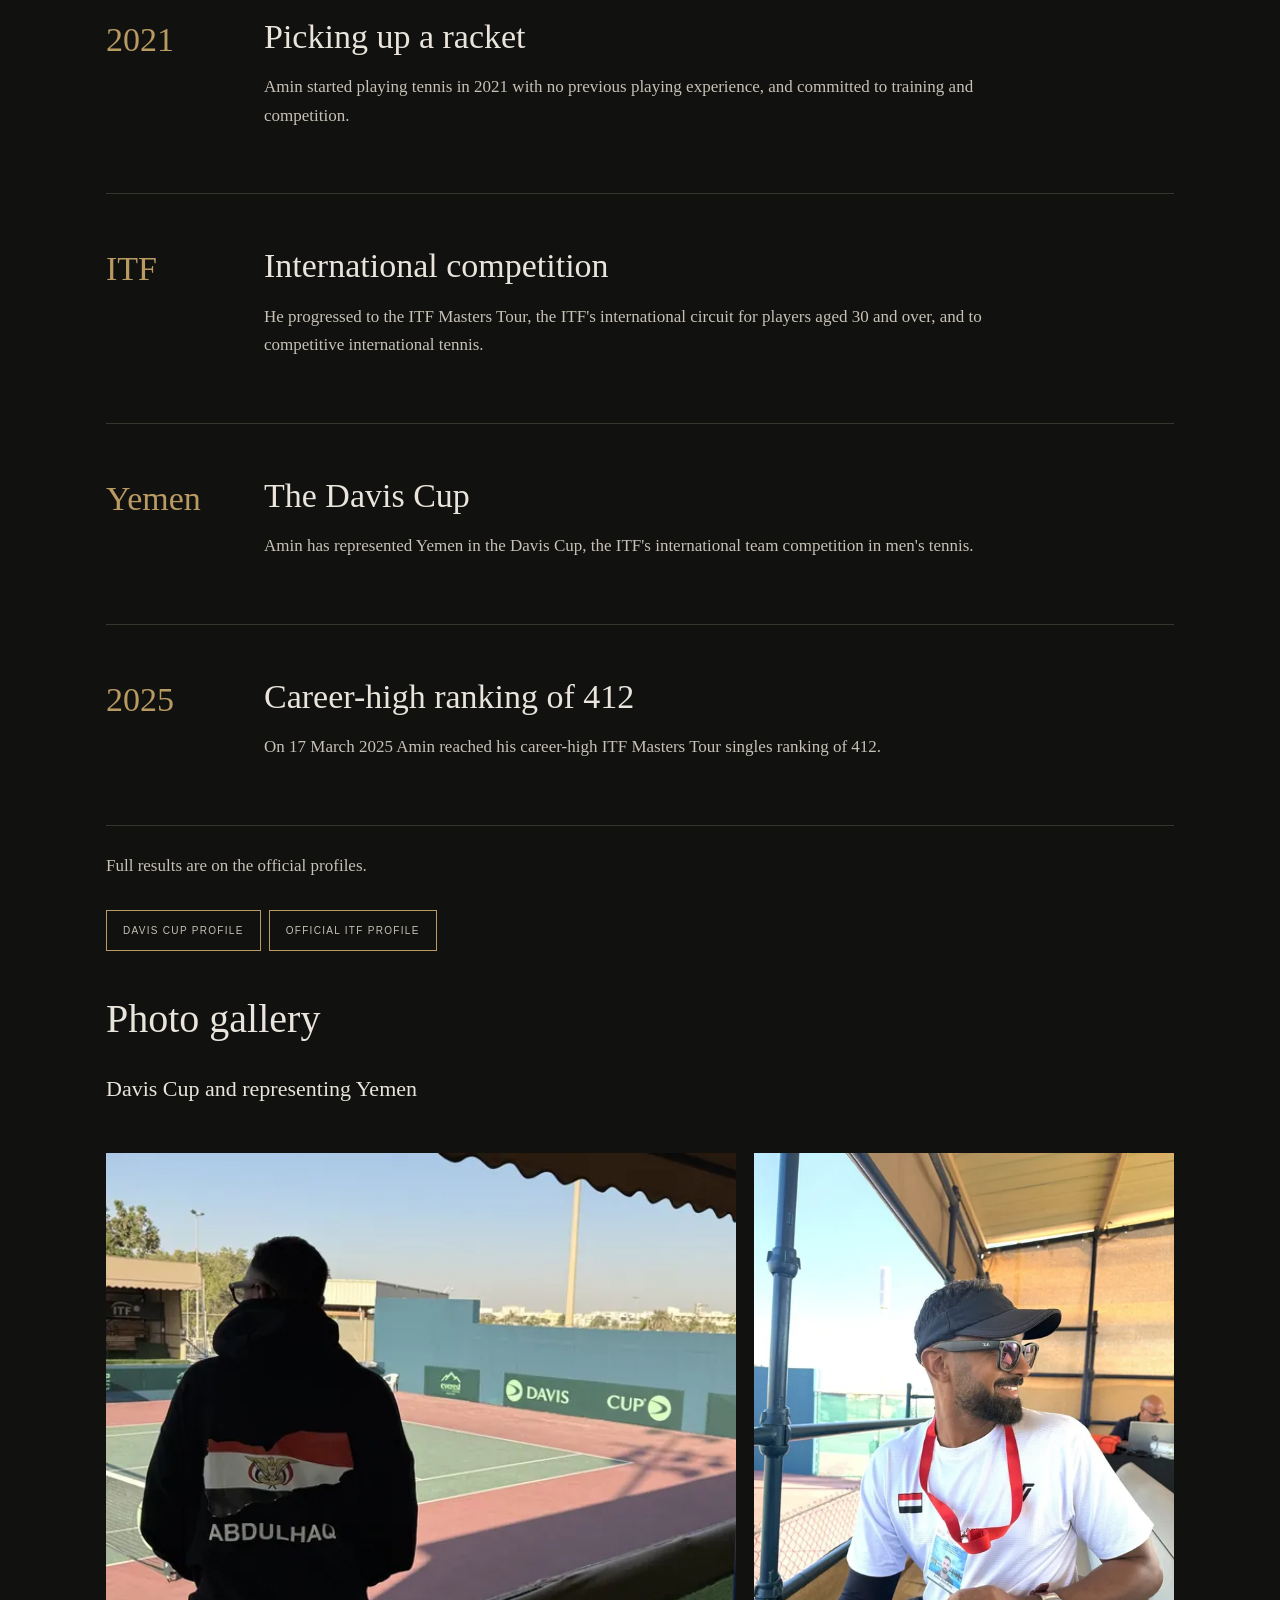
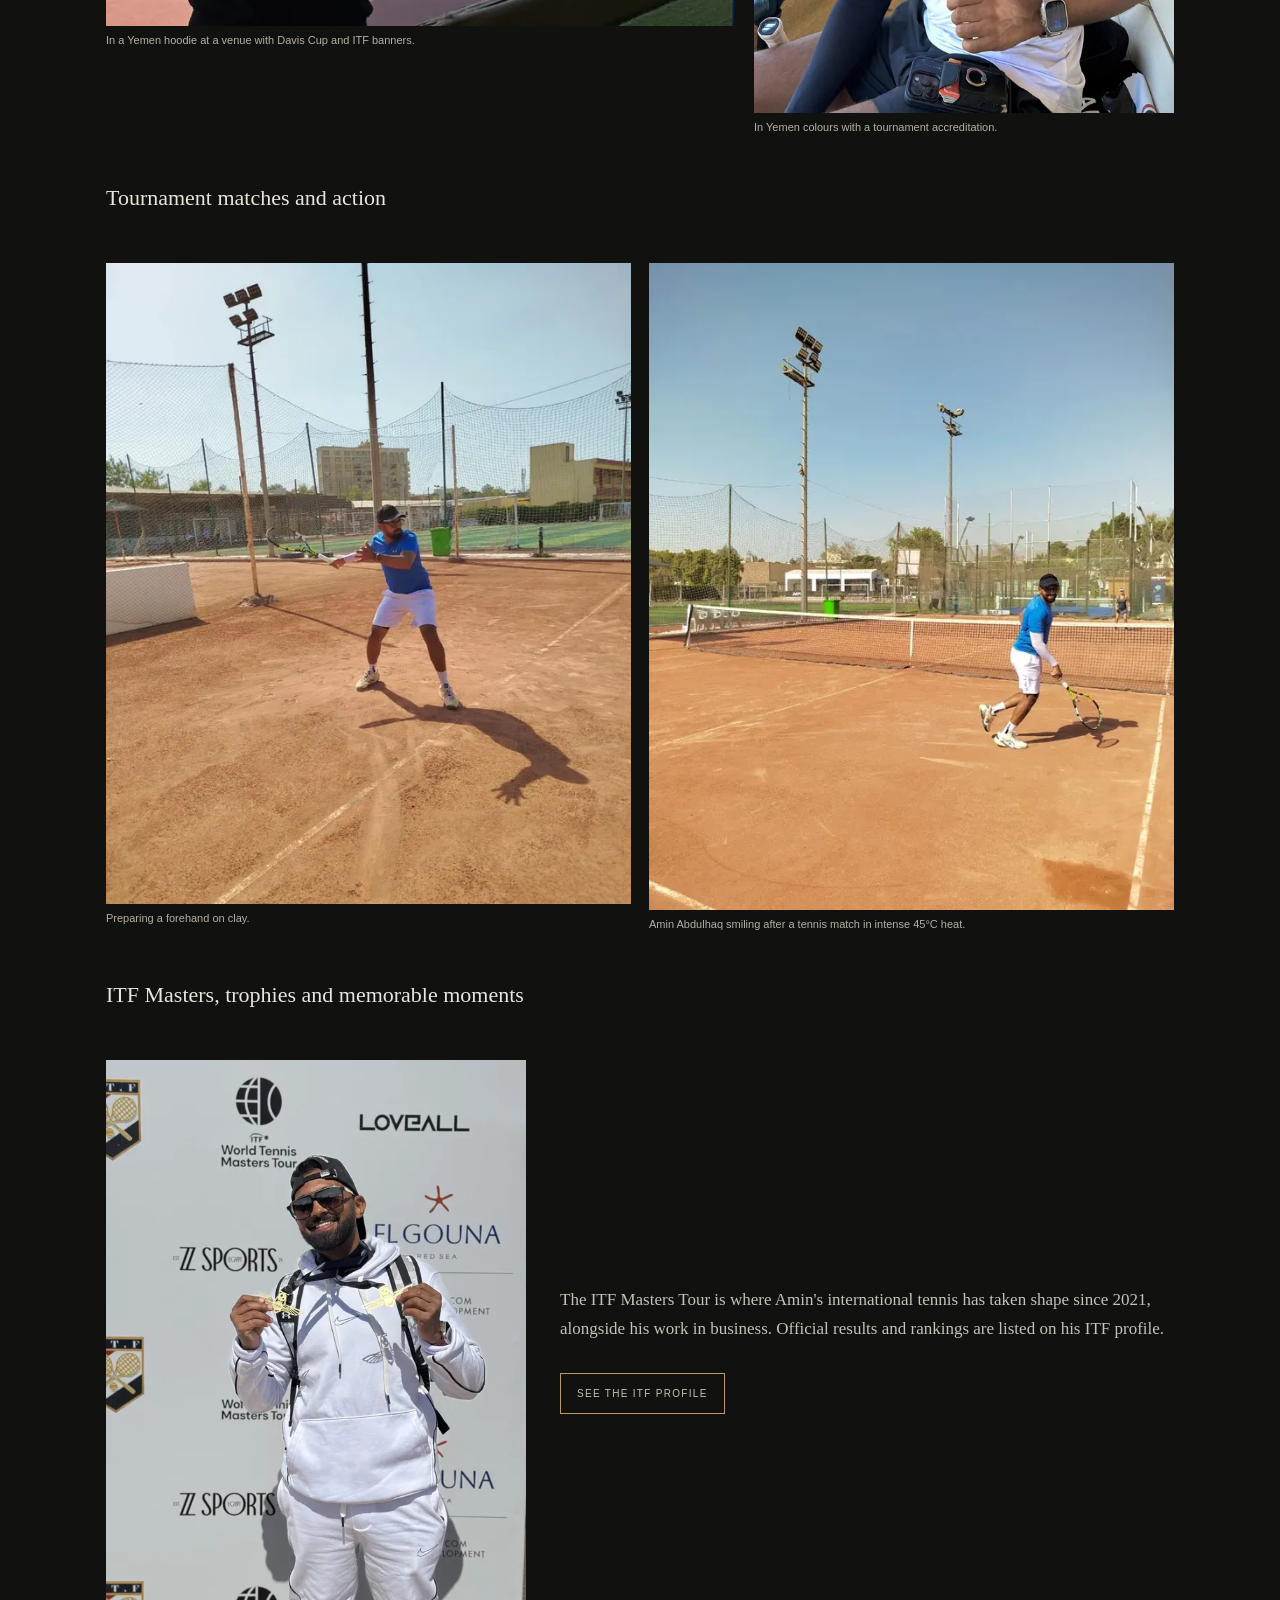
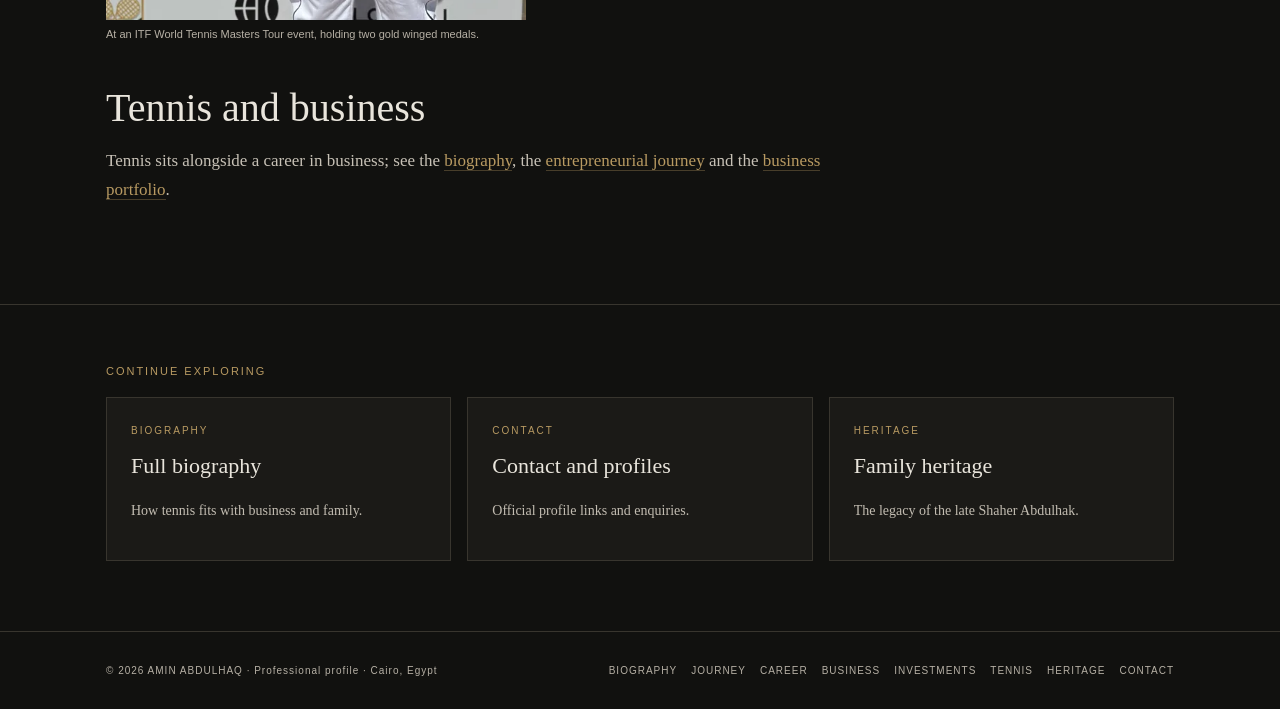
<file: tennis/index.html>
<!doctype html>
<html lang="en"><head><meta charset="utf-8"><meta name="viewport" content="width=device-width,initial-scale=1">
<title>Amin Abdulhaq | ITF Tennis &amp; Davis Cup</title>
<meta name="description" content="Amin Abdulhaq took up tennis in 2021, represents Yemen in the Davis Cup and reached a career-high ITF Masters Tour singles ranking of 412 on 17 March 2025.">
<meta name="robots" content="index,follow,max-image-preview:large">
<meta name="author" content="Amin Abdulhaq">
<link rel="canonical" href="https://aminabdulhaq.com/tennis/">
<meta name="theme-color" content="#11110f">
<meta property="og:type" content="website"><meta property="og:url" content="https://aminabdulhaq.com/tennis/"><meta property="og:site_name" content="Amin Abdulhaq"><meta property="og:locale" content="en_US">
<meta property="og:title" content="Amin Abdulhaq | ITF Tennis &amp; Davis Cup"><meta property="og:description" content="Amin Abdulhaq took up tennis in 2021, represents Yemen in the Davis Cup and reached a career-high ITF Masters Tour singles ranking of 412 on 17 March 2025.">
<meta property="og:image" content="https://aminabdulhaq.com/assets/img/og-image.jpg"><meta property="og:image:width" content="1200"><meta property="og:image:height" content="630"><meta property="og:image:alt" content="Amin Abdulhaq seated in a dark suit with the Cairo skyline at sunset behind him">
<meta name="twitter:card" content="summary_large_image"><meta name="twitter:title" content="Amin Abdulhaq | ITF Tennis &amp; Davis Cup"><meta name="twitter:description" content="Amin Abdulhaq took up tennis in 2021, represents Yemen in the Davis Cup and reached a career-high ITF Masters Tour singles ranking of 412 on 17 March 2025."><meta name="twitter:image" content="https://aminabdulhaq.com/assets/img/og-image.jpg"><meta name="twitter:image:alt" content="Amin Abdulhaq seated in a dark suit with the Cairo skyline at sunset behind him">
<link rel="preload" href="/assets/style.css" as="style">
<link rel="stylesheet" href="/assets/style.css">
<script type="application/ld+json">{"@context":"https://schema.org","@graph":[{"@type":"WebPage","@id":"https://aminabdulhaq.com/tennis/#webpage","url":"https://aminabdulhaq.com/tennis/","name":"Amin Abdulhaq | ITF Tennis & Davis Cup","description":"Amin Abdulhaq took up tennis in 2021, represents Yemen in the Davis Cup and reached a career-high ITF Masters Tour singles ranking of 412 on 17 March 2025.","isPartOf":{"@type":"WebSite","@id":"https://aminabdulhaq.com/#website","url":"https://aminabdulhaq.com/","name":"Amin Abdulhaq"},"inLanguage":"en","primaryImageOfPage":{"@type":"ImageObject","url":"https://aminabdulhaq.com/assets/img/og-image.jpg"},"dateModified":"2026-11-05T11:23:27+02:00","about":{"@id":"https://aminabdulhaq.com/#person"}},{"@type":"BreadcrumbList","itemListElement":[{"@type":"ListItem","position":1,"name":"Home","item":"https://aminabdulhaq.com/"},{"@type":"ListItem","position":2,"name":"Tennis","item":"https://aminabdulhaq.com/tennis/"}]},{"@type":"Person","@id":"https://aminabdulhaq.com/#person","name":"Amin Abdulhaq","url":"https://aminabdulhaq.com/"}]}</script>
</head><body>
<a class="skip" href="#main">Skip to content</a>
<nav aria-label="Main"><div class="nav"><a class="brand" href="/">AMIN ABDULHAQ</a><div class="links"><a href="/about/">Biography</a><a href="/journey/">Journey</a><a href="/career/">Career</a><a href="/business/">Business</a><a href="/investments/">Investments</a><a href="/tennis/" aria-current="page">Tennis</a><a href="/heritage/">Heritage</a><a href="/contact/">Contact</a></div></div></nav>
<main id="main">
<div class="wrap"><header class="pagehead"><div class="crumbs"><a href="/">Home</a><span>/</span>Tennis</div><h1>Amin Abdulhaq: ITF Tennis and Davis Cup</h1><p class="lead">A competitive tennis career that began in 2021 and now includes representing Yemen in the Davis Cup.</p></header></div><div class="wrap"><section style="border-top:1px solid var(--line)"><div class="prose wide"><figure class="hero-photo"><picture><source type="image/webp" srcset="/assets/img/tennis-court-600.webp 600w, /assets/img/tennis-court-1080.webp 1080w" sizes="(max-width:760px) 100vw, 1120px"><img src="/assets/img/tennis-court-1080.jpg" srcset="/assets/img/tennis-court-600.jpg 600w, /assets/img/tennis-court-1080.jpg 1080w" sizes="(max-width:760px) 100vw, 1120px" width="1080" height="693" alt="Amin Abdulhaq wearing a Yemen tennis shirt beside a hard court" loading="eager" decoding="async" fetchpriority="high"></picture><figcaption class="caption">Representing Yemen on court.</figcaption></figure>
<div class="stats"><div class="stat"><strong>2021</strong><span>Started playing tennis</span></div><div class="stat"><strong>412</strong><span>ITF Masters Tour career-high singles ranking · 17 March 2025</span></div><div class="stat"><strong>Yemen</strong><span>Davis Cup representation</span></div></div>
<div class="measure"><h2>The tennis journey</h2></div>
<div class="jt">
<div class="jt-step"><div class="jt-no" style="font-size:34px;padding-top:12px">2021</div><div class="jt-body"><h3>Picking up a racket</h3><p>Amin started playing tennis in 2021 with no previous playing experience, and committed to training and competition.</p></div></div>
<div class="jt-step"><div class="jt-no" style="font-size:34px;padding-top:12px">ITF</div><div class="jt-body"><h3>International competition</h3><p>He progressed to the ITF Masters Tour, the ITF's international circuit for players aged 30 and over, and to competitive international tennis.</p></div></div>
<div class="jt-step"><div class="jt-no" style="font-size:34px;padding-top:12px">Yemen</div><div class="jt-body"><h3>The Davis Cup</h3><p>Amin has represented Yemen in the Davis Cup, the ITF's international team competition in men's tennis.</p></div></div>
<div class="jt-step"><div class="jt-no" style="font-size:34px;padding-top:12px">2025</div><div class="jt-body"><h3>Career-high ranking of 412</h3><p>On 17 March 2025 Amin reached his career-high ITF Masters Tour singles ranking of 412.</p></div></div>
</div>
<div class="measure"><p>Full results are on the official profiles.</p>
<p><a class="btn" href="https://www.daviscup.com/en/players/4f3f6add-f7f8-46e2-90af-3a77d9bbf651" target="_blank" rel="noopener">Davis Cup profile</a><a class="btn" href="https://www.itftennis.com/en/players/amin-abdulhaq/800734253/yem/vt/s/overview/" target="_blank" rel="noopener">Official ITF profile</a></p>
<h2>Photo gallery</h2></div>
<div class="measure"><h3>Davis Cup and representing Yemen</h3></div>
<div class="photos two wide-first"><figure><picture><source type="image/webp" srcset="/assets/img/davis-cup-venue-600.webp 600w, /assets/img/davis-cup-venue-1100.webp 1100w" sizes="(max-width:760px) 100vw, 560px"><img src="/assets/img/davis-cup-venue-1100.jpg" srcset="/assets/img/davis-cup-venue-600.jpg 600w, /assets/img/davis-cup-venue-1100.jpg 1100w" sizes="(max-width:760px) 100vw, 560px" width="1100" height="825" alt="Amin Abdulhaq in a Yemen hoodie with his surname, looking over a court with Davis Cup and ITF banners" loading="lazy" decoding="async"></picture><figcaption class="caption">In a Yemen hoodie at a venue with Davis Cup and ITF banners.</figcaption></figure><figure><picture><source type="image/webp" srcset="/assets/img/accreditation-600.webp 600w, /assets/img/accreditation-1100.webp 1100w" sizes="(max-width:760px) 100vw, 400px"><img src="/assets/img/accreditation-1100.jpg" srcset="/assets/img/accreditation-600.jpg 600w, /assets/img/accreditation-1100.jpg 1100w" sizes="(max-width:760px) 100vw, 400px" width="1100" height="1467" alt="Amin Abdulhaq wearing a Yemen shirt and a tournament accreditation lanyard" loading="lazy" decoding="async"></picture><figcaption class="caption">In Yemen colours with a tournament accreditation.</figcaption></figure></div>
<div class="measure"><h3>Tournament matches and action</h3></div>
<div class="photos two"><figure><picture><source type="image/webp" srcset="/assets/img/tennis-action-serve-600.webp 600w, /assets/img/tennis-action-serve-959.webp 959w" sizes="(max-width:760px) 100vw, 480px"><img src="/assets/img/tennis-action-serve-959.jpg" srcset="/assets/img/tennis-action-serve-600.jpg 600w, /assets/img/tennis-action-serve-959.jpg 959w" sizes="(max-width:760px) 100vw, 480px" width="959" height="1171" alt="Amin Abdulhaq in a blue shirt preparing a forehand on a clay court" loading="lazy" decoding="async"></picture><figcaption class="caption">Preparing a forehand on clay.</figcaption></figure><figure><picture><source type="image/webp" srcset="/assets/img/tennis-action-clay-600.webp 600w, /assets/img/tennis-action-clay-960.webp 960w" sizes="(max-width:760px) 100vw, 480px"><img src="/assets/img/tennis-action-clay-960.jpg" srcset="/assets/img/tennis-action-clay-600.jpg 600w, /assets/img/tennis-action-clay-960.jpg 960w" sizes="(max-width:760px) 100vw, 480px" width="960" height="1184" alt="Amin Abdulhaq in a blue shirt and white shorts smiling after a tennis match on a clay court in intense 45°C heat" loading="lazy" decoding="async"></picture><figcaption class="caption">Amin Abdulhaq smiling after a tennis match in intense 45°C heat.</figcaption></figure></div>
<div class="measure"><h3>ITF Masters, trophies and memorable moments</h3></div>
<div class="photos one gal-one"><figure><picture><source type="image/webp" srcset="/assets/img/tennis-itf-medals-600.webp 600w, /assets/img/tennis-itf-medals-1200.webp 1200w" sizes="(max-width:760px) 100vw, 480px"><img src="/assets/img/tennis-itf-medals-1200.jpg" srcset="/assets/img/tennis-itf-medals-600.jpg 600w, /assets/img/tennis-itf-medals-1200.jpg 1200w" sizes="(max-width:760px) 100vw, 480px" width="1200" height="1600" alt="Amin Abdulhaq in white sportswear holding two gold winged medals in front of an ITF World Tennis Masters Tour backdrop" loading="lazy" decoding="async"></picture><figcaption class="caption">At an ITF World Tennis Masters Tour event, holding two gold winged medals.</figcaption></figure><div class="copy"><p>The ITF Masters Tour is where Amin's international tennis has taken shape since 2021, alongside his work in business. Official results and rankings are listed on his ITF profile.</p><p><a class="btn" href="https://www.itftennis.com/en/players/amin-abdulhaq/800734253/yem/vt/s/overview/" target="_blank" rel="noopener">See the ITF profile</a></p></div></div>
<div class="measure"><h2>Tennis and business</h2>
<p>Tennis sits alongside a career in business; see the <a class="inline" href="/about/">biography</a>, the <a class="inline" href="/journey/">entrepreneurial journey</a> and the <a class="inline" href="/business/">business portfolio</a>.</p></div></div></section></div><aside class="related"><div class="wrap"><h2>Continue exploring</h2><div class="grid"><div class="card"><div class="meta">Biography</div><h3><a href="/about/">Full biography</a></h3><p>How tennis fits with business and family.</p></div><div class="card"><div class="meta">Contact</div><h3><a href="/contact/">Contact and profiles</a></h3><p>Official profile links and enquiries.</p></div><div class="card"><div class="meta">Heritage</div><h3><a href="/heritage/">Family heritage</a></h3><p>The legacy of the late Shaher Abdulhak.</p></div></div></div></aside>
</main>
<footer><div class="wrap foot"><span>© 2026 AMIN ABDULHAQ · Professional profile · Cairo, Egypt</span><nav aria-label="Footer"><ul><li><a href="/about/">Biography</a></li><li><a href="/journey/">Journey</a></li><li><a href="/career/">Career</a></li><li><a href="/business/">Business</a></li><li><a href="/investments/">Investments</a></li><li><a href="/tennis/">Tennis</a></li><li><a href="/heritage/">Heritage</a></li><li><a href="/contact/">Contact</a></li></ul></nav></div></footer>
</body></html>
</file>
<file: assets/style.css>
:root{--bg:#11110f;--panel:#1b1a17;--paper:#e9e5dc;--muted:#b6b0a5;--gold:#b89a62;--line:#38352e;--max:1120px}*{box-sizing:border-box}html{scroll-behavior:smooth}body{margin:0;background:var(--bg);color:var(--paper);font:17px/1.7 Georgia,serif}img{max-width:100%;height:auto;display:block}a{color:inherit;text-decoration:none}.sans,nav,.eyebrow,.btn,.meta,footer{font-family:Arial,sans-serif}
.skip{position:absolute;left:-999px;top:0;background:var(--gold);color:#111;padding:10px 14px;font:12px Arial;z-index:10}.skip:focus{left:0}
a:focus-visible,.btn:focus-visible{outline:2px solid var(--gold);outline-offset:3px}
nav{position:sticky;top:0;background:#11110fee;backdrop-filter:blur(10px);border-bottom:1px solid var(--line);z-index:4}.nav{max-width:var(--max);margin:auto;padding:16px 26px;display:flex;justify-content:space-between;gap:20px;align-items:center}.brand{font-size:12px;letter-spacing:.2em;font-weight:bold}.links{display:flex;gap:18px;flex-wrap:wrap;font-size:10px;letter-spacing:.12em;text-transform:uppercase;color:var(--muted)}.links a:hover,.links a[aria-current=page]{color:var(--gold)}
.wrap{max-width:var(--max);padding:0 26px;margin:auto}
.hero{display:grid;grid-template-columns:1fr 1fr;gap:50px;align-items:center;padding:70px 0 90px}.hero h1{font-size:clamp(58px,8vw,100px);line-height:.95;letter-spacing:-.06em;font-weight:400;margin:20px 0}.hero p,.lead{font-size:19px;color:#c7c1b6;max-width:700px}.heroimg{height:550px}.heroimg img,.heroimg picture{width:100%;height:100%}.heroimg img{object-fit:cover;object-position:center 25%}
.eyebrow,.meta{font-size:10px;letter-spacing:.2em;text-transform:uppercase;color:var(--gold)}.btn{display:inline-block;border:1px solid var(--gold);padding:11px 16px;margin:12px 8px 0 0;font-size:10px;letter-spacing:.13em;text-transform:uppercase}.btn:hover{background:var(--gold);color:#111}
section{padding:82px 0;border-top:1px solid var(--line)}.head{display:grid;grid-template-columns:.35fr 1fr;gap:35px;margin-bottom:35px}.no{font:11px Arial;color:var(--gold);letter-spacing:.15em}.head h2{font-size:clamp(36px,5vw,58px);line-height:1.05;font-weight:400;margin:0 0 14px}.copy{max-width:760px;color:#c7c1b6}
.timeline{border-left:1px solid var(--gold);padding-left:26px;margin-left:8px;display:grid;gap:28px}.entry h3{font-size:25px;font-weight:400;margin:3px 0}.date{font:10px Arial;color:var(--gold);letter-spacing:.14em;text-transform:uppercase}
.grid{display:grid;grid-template-columns:repeat(3,1fr);gap:16px}.grid.two{grid-template-columns:repeat(2,1fr)}.card{background:var(--panel);border:1px solid var(--line);padding:24px}.card h3{font-size:22px;font-weight:400;margin:8px 0}.card p{font-size:14px;color:#c2bcb1}.card h3 a:hover{color:var(--gold)}
.stats{display:grid;grid-template-columns:repeat(3,1fr);border:1px solid var(--line);margin:28px 0}.stats.four{grid-template-columns:repeat(4,1fr)}.stat{padding:22px;border-right:1px solid var(--line)}.stat strong{display:block;color:var(--gold);font-size:30px;font-weight:400}.stat span{font:10px Arial;letter-spacing:.1em;text-transform:uppercase;color:var(--muted)}
.gallery{display:grid;grid-template-columns:1.1fr .9fr;gap:16px}.gallery img{width:100%;height:100%;max-height:550px;object-fit:cover}.stack{display:grid;grid-template-rows:1fr 1fr;gap:16px}.stack img{height:265px}.caption{font:11px Arial;color:var(--muted);margin-top:8px}
.heritage{display:grid;grid-template-columns:1fr 1fr;gap:30px;align-items:center}.heritage img{width:100%;max-height:570px;object-fit:cover}
.pagehead{padding:54px 0 44px}.pagehead h1{font-size:clamp(40px,6vw,72px);line-height:1.04;font-weight:400;letter-spacing:-.03em;margin:14px 0 18px}.crumbs{font:11px Arial;letter-spacing:.12em;text-transform:uppercase;color:var(--muted)}.crumbs a:hover{color:var(--gold)}.crumbs span{margin:0 8px;color:var(--gold)}
.prose{max-width:780px}.prose h2{font-size:clamp(28px,4vw,40px);line-height:1.12;font-weight:400;margin:46px 0 14px}.prose h2:first-child{margin-top:0}.prose h3{font-size:22px;font-weight:400;margin:28px 0 6px;color:var(--paper)}.prose p,.prose li{color:#c7c1b6}.prose ul{padding-left:20px}.prose li{margin:6px 0}.prose a.inline{color:var(--gold);border-bottom:1px solid #b89a6255}.prose a.inline:hover{border-bottom-color:var(--gold)}
.note{border-left:2px solid var(--gold);padding:6px 0 6px 18px;margin:26px 0;color:var(--muted);font-size:15px}
.related{padding:60px 0 70px;border-top:1px solid var(--line)}.related h2{font:11px Arial;letter-spacing:.18em;text-transform:uppercase;color:var(--gold);margin:0 0 20px;font-weight:400}
footer{border-top:1px solid var(--line);padding:30px 0;color:var(--muted);font-size:10px;letter-spacing:.1em}.foot{display:flex;justify-content:space-between;flex-wrap:wrap;gap:15px}.foot nav{position:static;background:none;border:0;backdrop-filter:none}.foot ul{list-style:none;display:flex;gap:14px;flex-wrap:wrap;margin:0;padding:0;text-transform:uppercase}.foot a:hover{color:var(--gold)}
@media(max-width:760px){.nav{align-items:flex-start;flex-direction:column}.links{gap:11px;font-size:9px}.hero,.head,.heritage,.gallery{grid-template-columns:1fr}.heroimg{height:430px;order:-1}.grid,.grid.two{grid-template-columns:1fr}.stats,.stats.four{grid-template-columns:1fr}.stat{border-right:0;border-bottom:1px solid var(--line)}.gallery{gap:26px}.stack{grid-template-columns:1fr;grid-template-rows:auto;gap:16px}.stack img{height:260px}.caption{margin-bottom:4px}section{padding:58px 0}.pagehead{padding:36px 0 30px}}

.measure{max-width:780px}.prose.wide{max-width:none}
.pull{font-size:clamp(24px,3.3vw,36px);line-height:1.3;color:var(--paper);border-left:2px solid var(--gold);padding:4px 0 4px 24px;margin:34px 0;max-width:840px}
.jt{margin:26px 0}.jt-step{display:grid;grid-template-columns:130px 1fr;gap:28px;padding:34px 0;border-top:1px solid var(--line)}.jt-step:last-child{border-bottom:1px solid var(--line)}.jt-no{font-size:60px;line-height:1;color:var(--gold);font-weight:400}.jt-body h2,.jt-body h3{font-size:clamp(26px,3.4vw,34px);font-weight:400;margin:6px 0 12px;line-height:1.15}.jt-body p{color:#c7c1b6;max-width:760px}.badge-line strong{display:inline-block;border:1px solid var(--gold);color:var(--gold);font:12px Arial;letter-spacing:.14em;text-transform:uppercase;padding:9px 14px;font-weight:400}.jt-body .btn{margin-top:6px}
.chips{display:flex;flex-wrap:wrap;gap:8px;margin:14px 0 4px;padding:0;list-style:none}.chips li{border:1px solid var(--line);padding:6px 12px;font:11px Arial;letter-spacing:.1em;text-transform:uppercase;color:var(--muted);margin:0}
.facts{display:grid;grid-template-columns:repeat(3,1fr);gap:16px;margin:24px 0 8px}.fact{border:1px solid var(--line);background:var(--panel);padding:20px}.fact strong{display:block;font-size:30px;font-weight:400;color:var(--gold);line-height:1.1}.fact span{font:10px Arial;letter-spacing:.12em;text-transform:uppercase;color:var(--muted)}
.achieve{display:grid;grid-template-columns:1.15fr 1fr;gap:16px;margin:26px 0}.big{background:linear-gradient(160deg,#1f1d18,#14130f);border:1px solid var(--gold);padding:36px}.big strong{display:block;font-size:clamp(64px,9vw,104px);line-height:1;color:var(--gold);font-weight:400}.big h3{font-size:28px;font-weight:400;margin:12px 0 8px}.big p{color:#c7c1b6;margin:0}.achieve .list{display:grid;gap:16px}.mini{border:1px solid var(--line);background:var(--panel);padding:20px 22px}.mini .meta{display:block;margin-bottom:4px}.mini p{margin:0;font-size:15px;color:#c7c1b6}
.cases{display:grid;grid-template-columns:repeat(3,1fr);gap:16px;margin:26px 0}.case{background:var(--panel);border:1px solid var(--line);padding:28px 26px;display:flex;flex-direction:column}.case .cno{font-size:44px;color:var(--gold);line-height:1}.case h3{font-size:24px;font-weight:400;margin:10px 0 6px;line-height:1.2}.case dl{margin:8px 0 0}.case dt{font:10px Arial;letter-spacing:.15em;text-transform:uppercase;color:var(--gold);margin-top:16px}.case dd{margin:4px 0 0;color:#c7c1b6;font-size:15px;line-height:1.6}.case ul{margin:6px 0 0;padding-left:18px;font-size:15px}.case li{margin:3px 0}
.pillars{display:grid;grid-template-columns:repeat(3,1fr);gap:18px;margin:28px 0}.pillar{background:var(--panel);border:1px solid var(--line);border-top:3px solid var(--accent,var(--gold));display:flex;flex-direction:column}.pillar-media{aspect-ratio:16/10;overflow:hidden;background:#0d0d0b}.pillar-media picture,.pillar-media img{width:100%;height:100%}.pillar-media img{object-fit:cover}.pillar-media.type{display:flex;align-items:center;justify-content:center;font-size:92px;color:var(--accent,var(--gold));background:linear-gradient(135deg,#1b1a17,#0d0d0b)}.pillar-body{padding:24px 24px 28px}.pillar .meta{color:var(--accent,var(--gold))}.pillar h3{font-size:26px;font-weight:400;margin:8px 0 10px;line-height:1.15}.pillar p{font-size:15px;color:#c7c1b6}.pillar dl{margin:14px 0 0}.pillar dt{font:10px Arial;letter-spacing:.14em;text-transform:uppercase;color:var(--accent,var(--gold));margin-top:14px}.pillar dd{margin:3px 0 0;font-size:14px;color:#c2bcb1;line-height:1.55}
.photos{display:grid;gap:18px;margin:26px 0;align-items:start}.photos.two{grid-template-columns:repeat(2,1fr)}.photos.one{grid-template-columns:minmax(0,380px) 1fr;gap:34px;align-items:center}.photos figure{margin:0}.photos img{width:100%;height:auto}.pillar-media img{object-position:center 35%}
@media(max-width:760px){.photos.two,.photos.one{grid-template-columns:1fr}}
.eco-fig{margin:30px 0;border:1px solid var(--line);background:linear-gradient(180deg,#1b1a17,#12120f);padding:28px 22px 12px}.eco-svg{width:100%;height:auto;display:block}.eco-m{display:none}.eco-svg .en rect{fill:#14130f;stroke:var(--line)}.eco-svg .ea rect{stroke:#b89a62}.eco-svg .eb rect{stroke:#b5564a}.eco-svg .hub rect{fill:#1f1d18;stroke:#b89a62;stroke-width:1.5}.eco-svg .el{stroke:#4a463c;stroke-width:1}.eco-svg text{font-family:Georgia,serif}.eco-svg .et{fill:#e9e5dc;font-size:19px}.eco-svg .es{fill:#b6b0a5;font-size:14px}.eco-svg .ht{fill:#b89a62;font-size:21px}.eco-svg .hs{fill:#c7c1b6;font-size:14px}.eco-svg .et.sm{font-size:16px}.eco-svg .es.sm{font-size:12.5px}
@media(max-width:760px){.eco-d{display:none}.eco-m{display:block}.eco-fig{padding:20px 12px 6px}}
.jt-step{padding:46px 0}.photos{margin:46px 0}.spread{margin:46px 0}.measure{margin-top:8px}
.hero-photo{margin:6px 0 30px}.hero-photo img{width:100%;height:auto}.photos.wide-first{grid-template-columns:1.5fr 1fr}.photos.gal-one{grid-template-columns:minmax(0,420px) 1fr}@media(max-width:760px){.photos.wide-first,.photos.gal-one{grid-template-columns:1fr}}
.disc{display:block;margin-top:4px;font-size:11px;letter-spacing:.04em;opacity:.7}.slot{border:1px dashed var(--gold);background:var(--panel);padding:90px 20px;text-align:center;display:flex;flex-direction:column;gap:8px;color:var(--muted)}.slot strong{color:var(--gold);font:12px Arial;letter-spacing:.12em;text-transform:uppercase;font-weight:400}
.hero-photo{margin:46px 0}.hero-photo img{width:100%;height:auto}.focal{margin:46px auto;max-width:900px}.focal img{width:100%;height:auto}
.glance{margin:26px 0;border-top:1px solid var(--line)}.glance div{display:grid;grid-template-columns:170px 1fr;gap:20px;padding:14px 0;border-bottom:1px solid var(--line)}.glance dt{font:11px Arial;letter-spacing:.14em;text-transform:uppercase;color:var(--gold);padding-top:3px}.glance dd{margin:0;color:#c7c1b6}@media(max-width:760px){.glance div{grid-template-columns:1fr;gap:4px}}
.p-auto{--accent:#b89a62}.p-log{--accent:#b5564a}.p-honey{--accent:#d9a441}
.eco{border:1px solid var(--line);background:linear-gradient(180deg,#1b1a17,#14130f);padding:28px;margin:28px 0}.eco-bar{border:1px solid var(--gold);padding:14px 18px;text-align:center;font:11px Arial;letter-spacing:.14em;text-transform:uppercase;color:var(--gold)}.eco-links{display:grid;grid-template-columns:repeat(4,1fr);gap:14px;margin-top:20px}.eco-links div{border-top:1px solid var(--gold);padding-top:12px;font-size:14px;color:#c7c1b6;line-height:1.55}.eco-links strong{display:block;color:var(--paper);font-weight:400;font-size:17px;margin-bottom:4px}
.spread{display:grid;grid-template-columns:1.05fr 1fr;gap:34px;align-items:center;margin:26px 0}.spread img{width:100%}.spread .copy p{color:#c7c1b6}
.qual{display:grid;grid-template-columns:repeat(5,1fr);gap:14px;margin:26px 0}.qual div{border-top:1px solid var(--gold);padding-top:12px;font-size:14px;color:#c7c1b6;line-height:1.5}.qual strong{display:block;font:10px Arial;letter-spacing:.15em;color:var(--gold);margin-bottom:6px}
.strip{display:grid;grid-template-columns:repeat(5,1fr);gap:0;border:1px solid var(--line);margin:28px 0}.strip a{padding:20px 18px;border-right:1px solid var(--line);display:block}.strip a:last-child{border-right:0}.strip a:hover{background:var(--panel)}.strip strong{display:block;color:var(--gold);font-size:13px;font-family:Arial;letter-spacing:.14em;margin-bottom:6px;font-weight:400}.strip span{font-size:15px;color:#c7c1b6;line-height:1.45;display:block}
@media(max-width:900px){.cases,.pillars{grid-template-columns:1fr}.qual{grid-template-columns:1fr 1fr}.eco-links{grid-template-columns:1fr 1fr}.strip{grid-template-columns:1fr}.strip a{border-right:0;border-bottom:1px solid var(--line)}.strip a:last-child{border-bottom:0}}
@media(max-width:760px){.jt-step{grid-template-columns:1fr;gap:6px;padding:28px 0}.jt-no{font-size:44px}.achieve,.spread,.facts{grid-template-columns:1fr}.qual,.eco-links{grid-template-columns:1fr}.pillar-media.type{font-size:70px}.big{padding:28px}.eco{padding:22px}}
</file>
